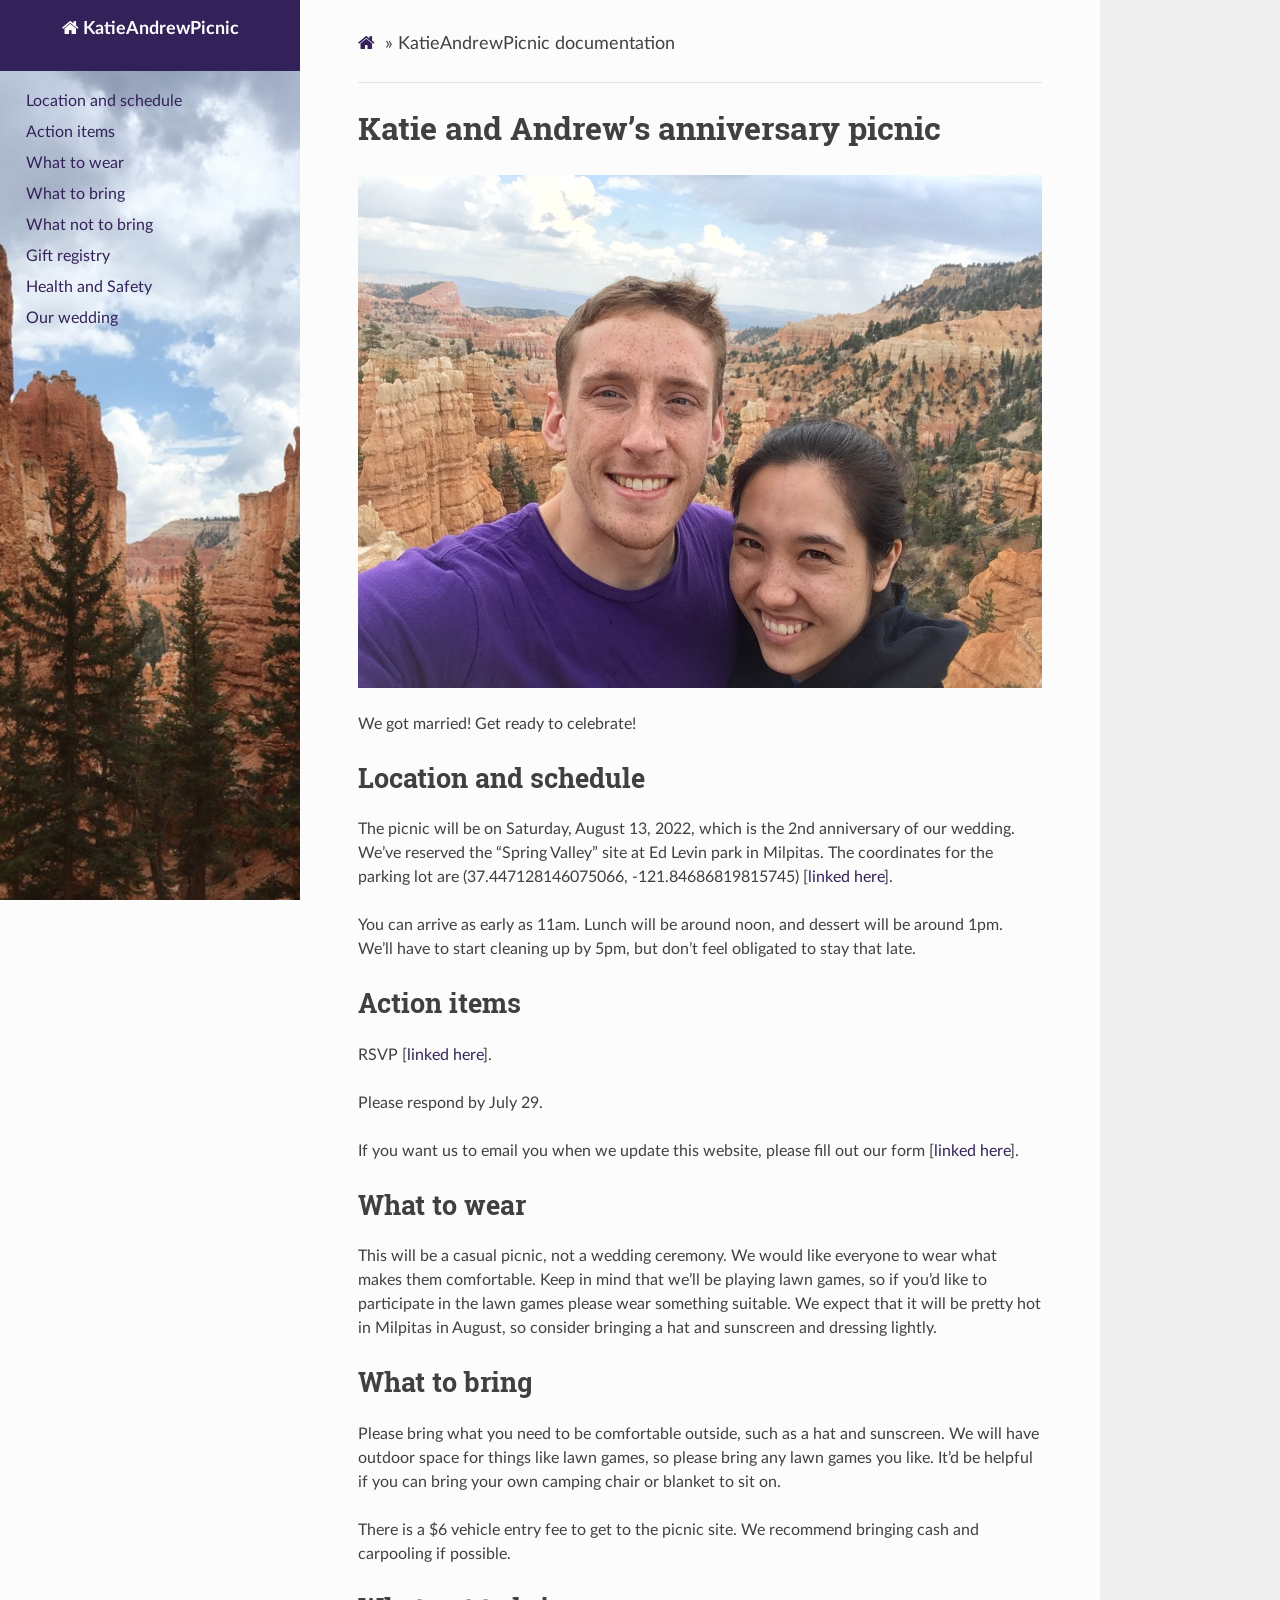
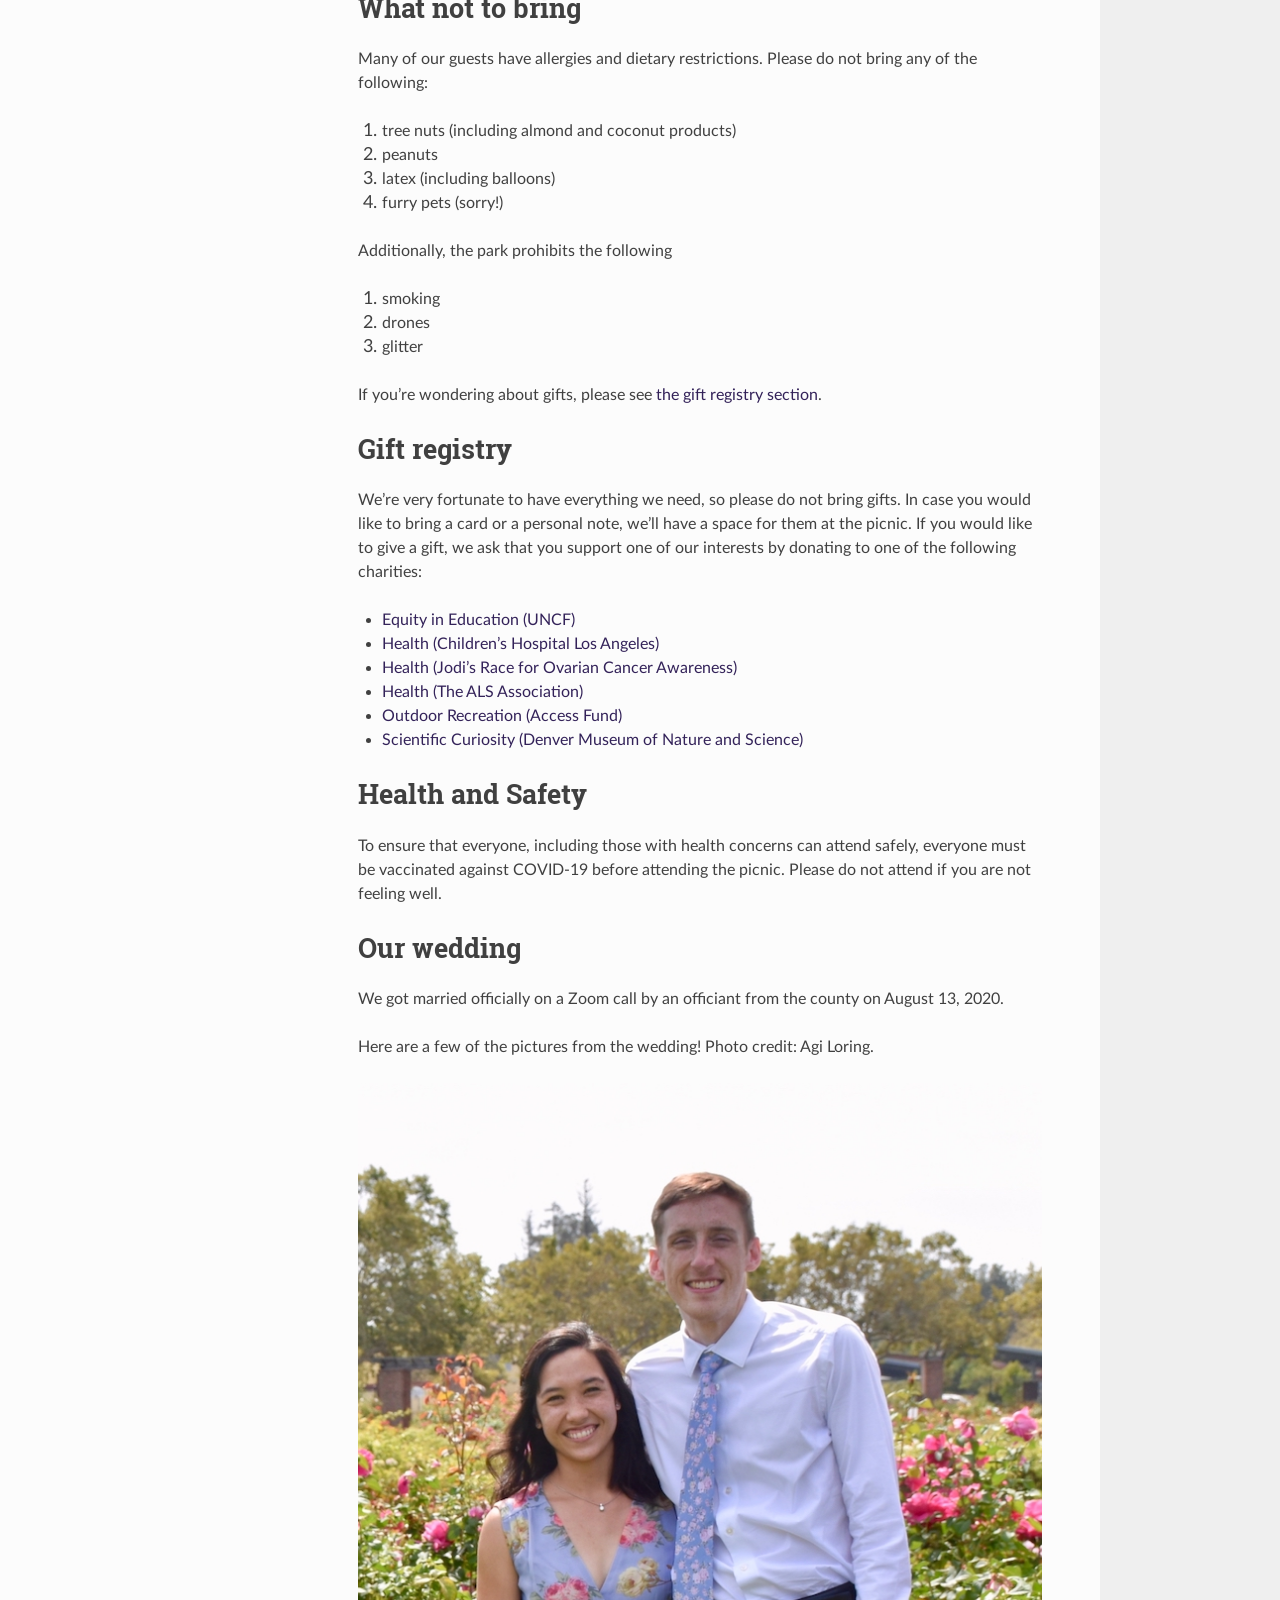
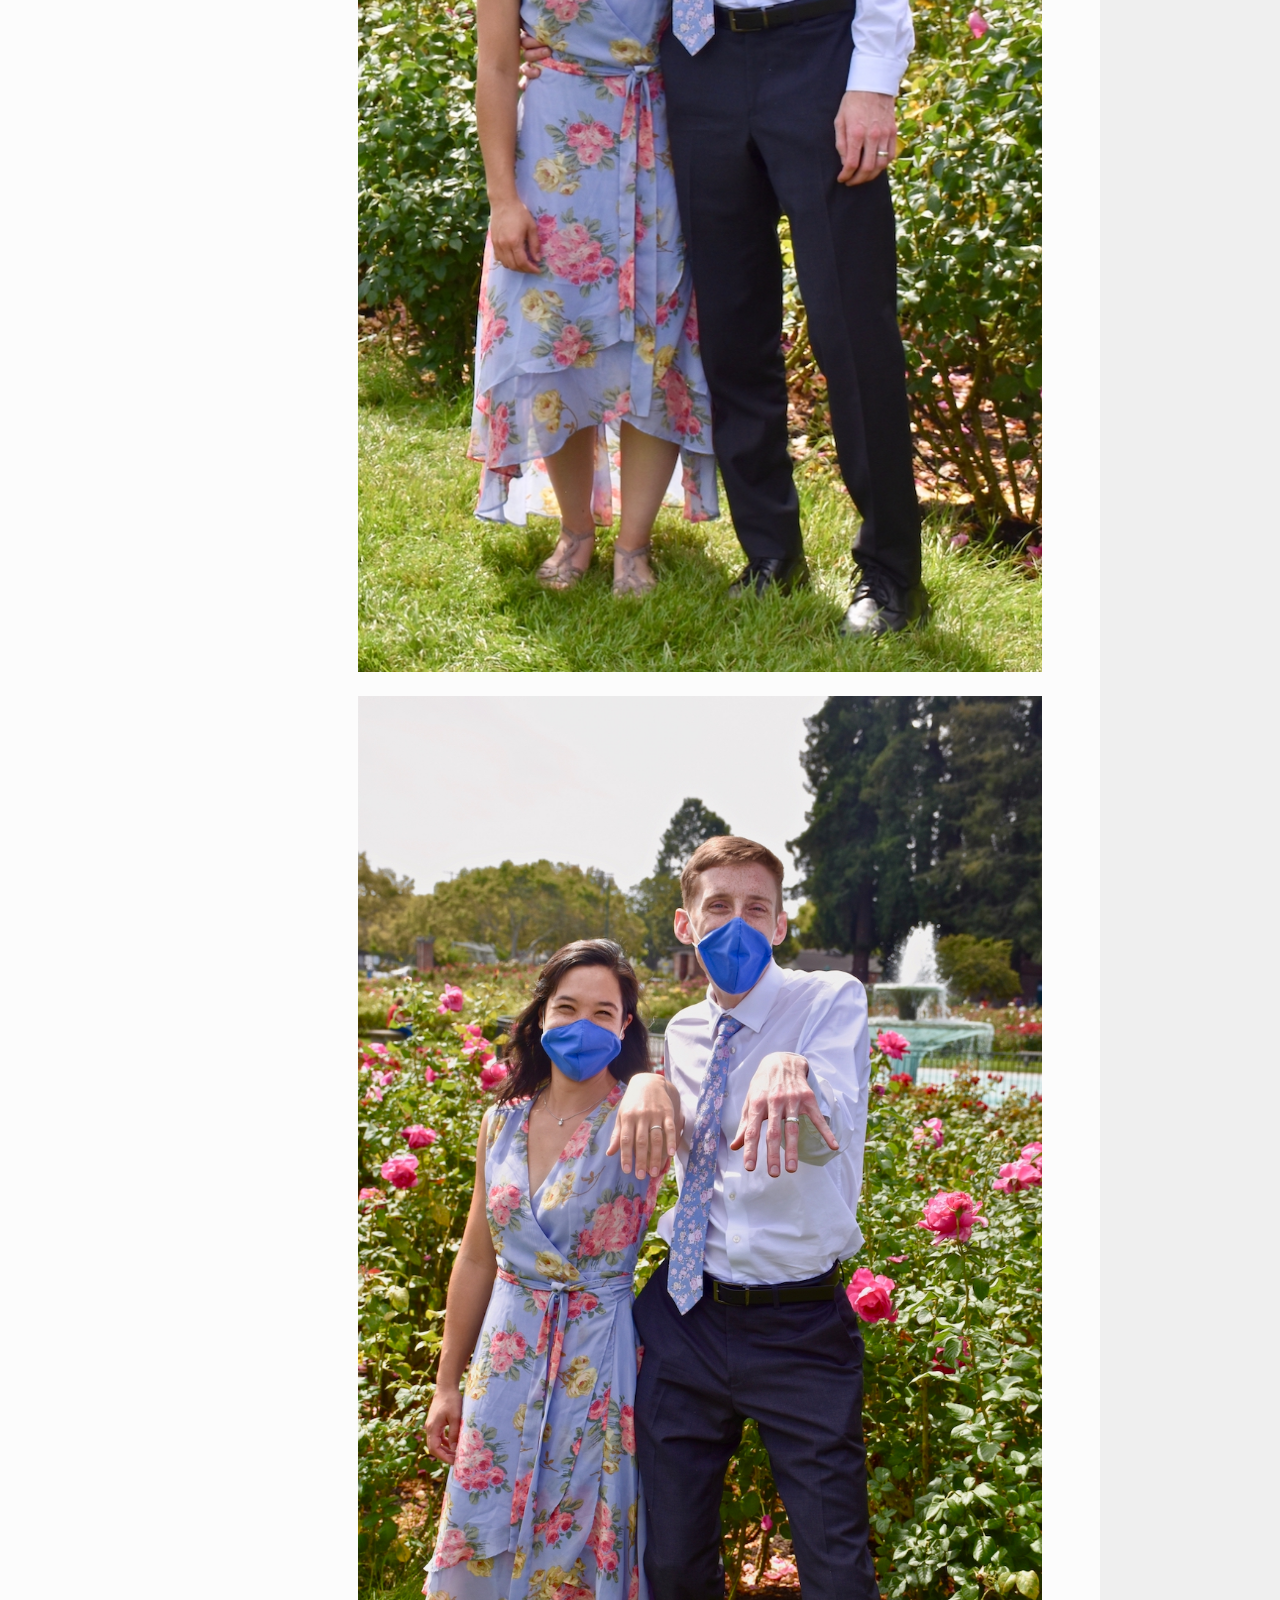
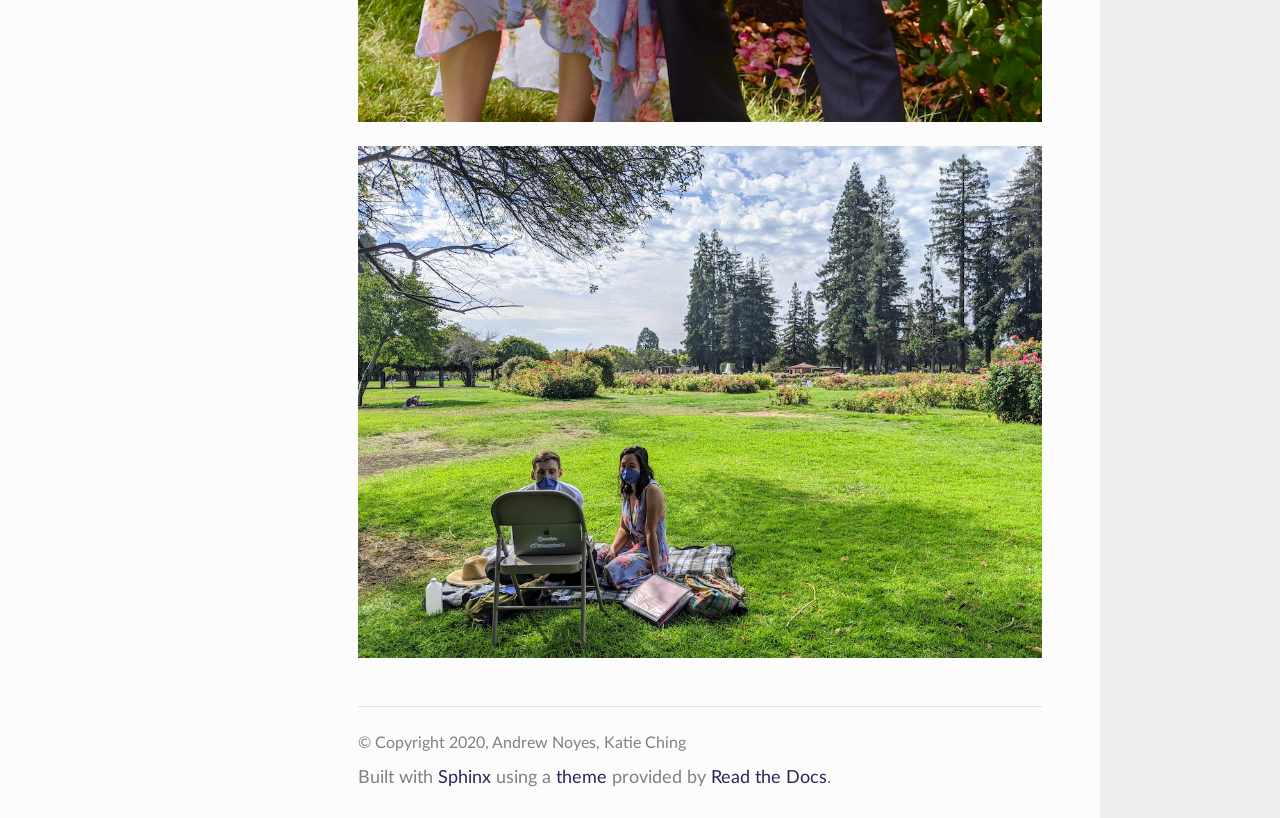
<file: index.html>
<!DOCTYPE html>
<html class="writer-html5" lang="en" >
<head>
  <meta charset="utf-8">
  
  <meta name="viewport" content="width=device-width, initial-scale=1.0">
  
  <title>KatieAndrewPicnic documentation</title>
  

  
  <link rel="stylesheet" href="_static/css/theme.css" type="text/css" />
  <link rel="stylesheet" href="_static/pygments.css" type="text/css" />
  <link rel="stylesheet" href="_static/css/custom.css" type="text/css" />

  
  
  
  

  
  <!--[if lt IE 9]>
    <script src="_static/js/html5shiv.min.js"></script>
  <![endif]-->
  
    
      <script type="text/javascript" id="documentation_options" data-url_root="./" src="_static/documentation_options.js"></script>
        <script src="_static/jquery.js"></script>
        <script src="_static/underscore.js"></script>
        <script src="_static/doctools.js"></script>
        <script src="_static/language_data.js"></script>
    
    <script type="text/javascript" src="_static/js/theme.js"></script>

    
    <link rel="index" title="Index" href="genindex.html" />
    <link rel="search" title="Search" href="search.html" /> 
</head>

<body class="wy-body-for-nav">

   
  <div class="wy-grid-for-nav">
    
    <nav data-toggle="wy-nav-shift" class="wy-nav-side">
      <div class="wy-side-scroll">
        <div class="wy-side-nav-search" >
          

          
            <a href="#" class="icon icon-home" alt="Documentation Home"> KatieAndrewPicnic
          

          
          </a>

          
            
            
          

          

          
        </div>

        
        <div class="wy-menu wy-menu-vertical" data-spy="affix" role="navigation" aria-label="main navigation">
          
            
            
            
              <!-- Local TOC -->
              <div class="local-toc"><ul>
<li class="toctree-l1"><a class="reference internal" href="index.html#document-location-and-schedule">Location and schedule</a></li>
<li class="toctree-l1"><a class="reference internal" href="index.html#document-action-items">Action items</a></li>
<li class="toctree-l1"><a class="reference internal" href="index.html#document-what-to-wear">What to wear</a></li>
<li class="toctree-l1"><a class="reference internal" href="index.html#document-what-to-bring">What to bring</a></li>
<li class="toctree-l1"><a class="reference internal" href="index.html#what-not-to-bring">What not to bring</a></li>
<li class="toctree-l1"><a class="reference internal" href="index.html#document-gift-registry">Gift registry</a></li>
<li class="toctree-l1"><a class="reference internal" href="index.html#document-health-and-safety">Health and Safety</a></li>
<li class="toctree-l1"><a class="reference internal" href="index.html#document-our-wedding">Our wedding</a></li>
</ul>
</div>
            
          
        </div>
        
      </div>
    </nav>

    <section data-toggle="wy-nav-shift" class="wy-nav-content-wrap">

      
      <nav class="wy-nav-top" aria-label="top navigation">
        
          <i data-toggle="wy-nav-top" class="fa fa-bars"></i>
          <a href="#">KatieAndrewPicnic</a>
        
      </nav>


      <div class="wy-nav-content">
        
        <div class="rst-content">
        
          















<div role="navigation" aria-label="breadcrumbs navigation">

  <ul class="wy-breadcrumbs">
    
      <li><a href="#" class="icon icon-home"></a> &raquo;</li>
        
      <li>KatieAndrewPicnic  documentation</li>
    
    
      <li class="wy-breadcrumbs-aside">
        
            
        
      </li>
    
  </ul>

  
  <hr/>
</div>
          <div role="main" class="document" itemscope="itemscope" itemtype="http://schema.org/Article">
           <div itemprop="articleBody">
            
  <div class="section" id="katie-and-andrew-s-anniversary-picnic">
<h1>Katie and Andrew’s anniversary picnic<a class="headerlink" href="#katie-and-andrew-s-anniversary-picnic" title="Permalink to this headline">¶</a></h1>
<img alt="Selfie overlooking Bryce Canyon" src="_images/pic.jpg" />
<p>We got married! Get ready to celebrate!</p>
<div class="toctree-wrapper compound">
<span id="document-location-and-schedule"></span><div class="section" id="location-and-schedule">
<h2>Location and schedule<a class="headerlink" href="#location-and-schedule" title="Permalink to this headline">¶</a></h2>
<p>The picnic will be on Saturday, August 13, 2022, which is the 2nd anniversary of our
wedding. We’ve reserved the “Spring Valley” site at Ed Levin park in
Milpitas. The coordinates for the parking lot are (37.447128146075066,
-121.84686819815745)
[<a class="reference external" href="https://www.google.com/maps/place/37%C2%B026'49.7%22N+121%C2%B050'48.7%22W/&#64;37.4471281,-121.8490569,17z/data=!4m5!3m4!1s0x0:0xb11148abe1dd2900!8m2!3d37.4471389!4d-121.8468611">linked here</a>].</p>
<p>You can arrive as early as 11am. Lunch will be around noon,
and dessert will be around 1pm. We’ll have to start cleaning
up by 5pm, but don’t feel obligated to stay that late.</p>
</div>
<span id="document-action-items"></span><div class="section" id="action-items">
<h2>Action items<a class="headerlink" href="#action-items" title="Permalink to this headline">¶</a></h2>
<p>RSVP [<a class="reference external" href="https://docs.google.com/forms/d/e/1FAIpQLSfaOnotgxCCA3bJPapZSssTq0QSD5ry9aWzErRzCrZ8d0mA0w/viewform">linked here</a>].</p>
<p>Please respond by July 29.</p>
<p>If you want us to email you when we update this website, please fill out our
form [<a class="reference external" href="https://docs.google.com/forms/d/e/1FAIpQLSdNgV5MaxoIYX2gF21loErReRESWyqMLioQQRhBL731KVD3KQ/viewform?usp=sf_link">linked here</a>].</p>
</div>
<span id="document-what-to-wear"></span><div class="section" id="what-to-wear">
<h2>What to wear<a class="headerlink" href="#what-to-wear" title="Permalink to this headline">¶</a></h2>
<p>This will be a casual picnic, not a wedding ceremony. We would like everyone to
wear what makes them comfortable. Keep in mind that we’ll be playing lawn
games, so if you’d like to participate in the lawn games please wear something
suitable. We expect that it will be pretty hot in Milpitas in August, so
consider bringing a hat and sunscreen and dressing lightly.</p>
</div>
<span id="document-what-to-bring"></span><div class="section" id="what-to-bring">
<h2>What to bring<a class="headerlink" href="#what-to-bring" title="Permalink to this headline">¶</a></h2>
<p>Please bring what you need to be comfortable outside, such as a hat and
sunscreen. We will have outdoor space for things like lawn games, so please
bring any lawn games you like. It’d be helpful if you can bring your own
camping chair or blanket to sit on.</p>
<p>There is a $6 vehicle entry fee to get to the picnic site. We recommend
bringing cash and carpooling if possible.</p>
</div>
<div class="section" id="what-not-to-bring">
<h2>What not to bring<a class="headerlink" href="#what-not-to-bring" title="Permalink to this headline">¶</a></h2>
<p>Many of our guests have allergies and dietary restrictions.
Please do not bring any of the following:</p>
<ol class="arabic simple">
<li><p>tree nuts (including almond and coconut products)</p></li>
<li><p>peanuts</p></li>
<li><p>latex (including balloons)</p></li>
<li><p>furry pets (sorry!)</p></li>
</ol>
<p>Additionally, the park prohibits the following</p>
<ol class="arabic simple">
<li><p>smoking</p></li>
<li><p>drones</p></li>
<li><p>glitter</p></li>
</ol>
<p>If you’re wondering about gifts, please see
<a class="reference internal" href="index.html#document-gift-registry"><span class="doc">the gift registry section</span></a>.</p>
</div>
<span id="document-gift-registry"></span><div class="section" id="gift-registry">
<h2>Gift registry<a class="headerlink" href="#gift-registry" title="Permalink to this headline">¶</a></h2>
<p>We’re very fortunate to have everything we need, so please do not bring
gifts. In case you would like to bring a card or a personal note, we’ll have
a space for them at the picnic. If you would like to give a gift, we ask that
you support one of our interests by donating to one of the following
charities:</p>
<ul class="simple">
<li><p><a class="reference external" href="https://secure2.convio.net/uncf/site/SPageNavigator/2016Donate.html">Equity in Education (UNCF)</a></p></li>
<li><p><a class="reference external" href="http://connect.chla.org/site/TR?px=2463466&amp;fr_id=1090&amp;pg=personal">Health (Children’s Hospital Los Angeles)</a></p></li>
<li><p><a class="reference external" href="https://www.jodisrace.org/ovarian-cancer-awareness">Health (Jodi’s Race for Ovarian Cancer Awareness)</a></p></li>
<li><p><a class="reference external" href="https://secure2.convio.net/alsa/site/Donation2?39808.donation=form1&amp;idb=593220411&amp;df_id=39808&amp;FR_ID=14329&amp;mfc_pref=T&amp;PROXY_ID=8214378&amp;PROXY_TYPE=20&amp;set.Value=undefined&amp;s_urlSetters=true&amp;set.DonationLevel=84717">Health (The ALS Association)</a></p></li>
<li><p><a class="reference external" href="https://www.accessfund.org/join-or-give/support-access-fund">Outdoor Recreation (Access Fund)</a></p></li>
<li><p><a class="reference external" href="https://secure1.dmns.org/donate-to-the-annual-fund-today?ref=dmnsorg_header-bar_button">Scientific Curiosity (Denver Museum of Nature and Science)</a></p></li>
</ul>
</div>
<span id="document-health-and-safety"></span><div class="section" id="health-and-safety">
<h2>Health and Safety<a class="headerlink" href="#health-and-safety" title="Permalink to this headline">¶</a></h2>
<p>To ensure that everyone, including those with health concerns can attend
safely, everyone must be vaccinated against COVID-19 before attending the
picnic.  Please do not attend if you are not feeling well.</p>
</div>
<span id="document-our-wedding"></span><div class="section" id="our-wedding">
<h2>Our wedding<a class="headerlink" href="#our-wedding" title="Permalink to this headline">¶</a></h2>
<p>We got married officially on a Zoom call by an officiant from
the county on August 13, 2020.</p>
<p>Here are a few of the pictures from the wedding! Photo credit: Agi
Loring.</p>
<img alt="Wedding portrait" src="_images/WeddingPortrait.jpg" />
<img alt="Showing off rings" src="_images/ShowingOffRings.jpg" />
<img alt="Ceremony" src="_images/Ceremony.jpg" />
</div>
</div>
</div>


           </div>
           
          </div>
          <footer>
  

  <hr/>

  <div role="contentinfo">
    <p>
        
        &copy; Copyright 2020, Andrew Noyes, Katie Ching

    </p>
  </div>
    
    
    
    Built with <a href="http://sphinx-doc.org/">Sphinx</a> using a
    
    <a href="https://github.com/rtfd/sphinx_rtd_theme">theme</a>
    
    provided by <a href="https://readthedocs.org">Read the Docs</a>. 

</footer>

        </div>
      </div>

    </section>

  </div>
  

  <script type="text/javascript">
      jQuery(function () {
          SphinxRtdTheme.Navigation.enable(true);
      });
  </script>

  
  
    
   

</body>
</html>
</file>
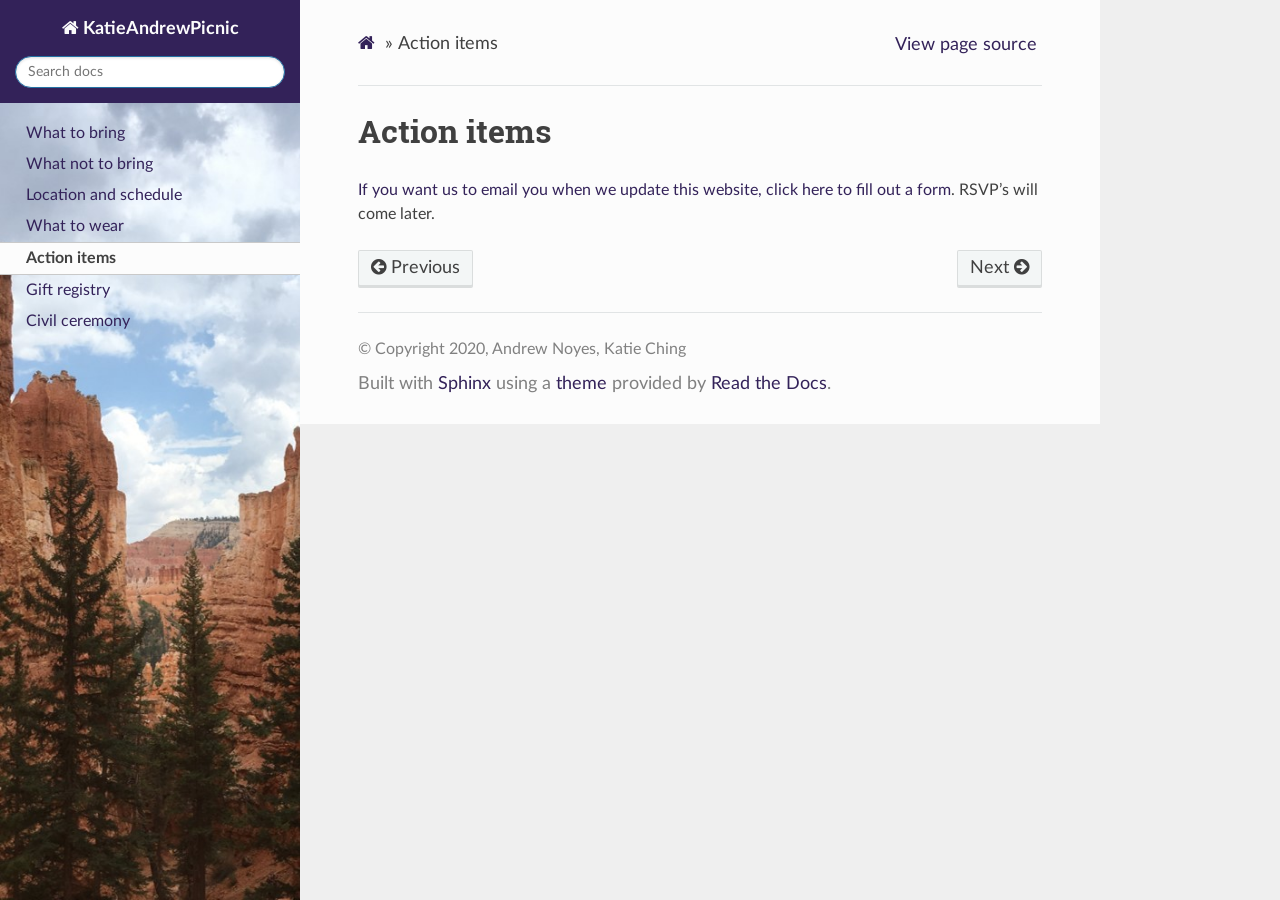
<file: action-items.html>
<!DOCTYPE html>
<html class="writer-html5" lang="en" >
<head>
  <meta charset="utf-8">
  
  <meta name="viewport" content="width=device-width, initial-scale=1.0">
  
  <title>Action items &mdash; KatieAndrewPicnic  documentation</title>
  

  
  <link rel="stylesheet" href="_static/css/theme.css" type="text/css" />
  <link rel="stylesheet" href="_static/pygments.css" type="text/css" />
  <link rel="stylesheet" href="_static/css/custom.css" type="text/css" />

  
  
  
  

  
  <!--[if lt IE 9]>
    <script src="_static/js/html5shiv.min.js"></script>
  <![endif]-->
  
    
      <script type="text/javascript" id="documentation_options" data-url_root="./" src="_static/documentation_options.js"></script>
        <script src="_static/jquery.js"></script>
        <script src="_static/underscore.js"></script>
        <script src="_static/doctools.js"></script>
        <script src="_static/language_data.js"></script>
    
    <script type="text/javascript" src="_static/js/theme.js"></script>

    
    <link rel="index" title="Index" href="genindex.html" />
    <link rel="search" title="Search" href="search.html" />
    <link rel="next" title="Gift registry" href="gift-registry.html" />
    <link rel="prev" title="What to wear" href="what-to-wear.html" /> 
</head>

<body class="wy-body-for-nav">

   
  <div class="wy-grid-for-nav">
    
    <nav data-toggle="wy-nav-shift" class="wy-nav-side">
      <div class="wy-side-scroll">
        <div class="wy-side-nav-search" >
          

          
            <a href="index.html" class="icon icon-home" alt="Documentation Home"> KatieAndrewPicnic
          

          
          </a>

          
            
            
          

          
<div role="search">
  <form id="rtd-search-form" class="wy-form" action="search.html" method="get">
    <input type="text" name="q" placeholder="Search docs" />
    <input type="hidden" name="check_keywords" value="yes" />
    <input type="hidden" name="area" value="default" />
  </form>
</div>

          
        </div>

        
        <div class="wy-menu wy-menu-vertical" data-spy="affix" role="navigation" aria-label="main navigation">
          
            
            
              
            
            
              <ul class="current">
<li class="toctree-l1"><a class="reference internal" href="what-to-bring.html">What to bring</a></li>
<li class="toctree-l1"><a class="reference internal" href="what-to-bring.html#what-not-to-bring">What not to bring</a></li>
<li class="toctree-l1"><a class="reference internal" href="location-and-schedule.html">Location and schedule</a></li>
<li class="toctree-l1"><a class="reference internal" href="what-to-wear.html">What to wear</a></li>
<li class="toctree-l1 current"><a class="current reference internal" href="#">Action items</a></li>
<li class="toctree-l1"><a class="reference internal" href="gift-registry.html">Gift registry</a></li>
<li class="toctree-l1"><a class="reference internal" href="civil-ceremony.html">Civil ceremony</a></li>
</ul>

            
          
        </div>
        
      </div>
    </nav>

    <section data-toggle="wy-nav-shift" class="wy-nav-content-wrap">

      
      <nav class="wy-nav-top" aria-label="top navigation">
        
          <i data-toggle="wy-nav-top" class="fa fa-bars"></i>
          <a href="index.html">KatieAndrewPicnic</a>
        
      </nav>


      <div class="wy-nav-content">
        
        <div class="rst-content">
        
          















<div role="navigation" aria-label="breadcrumbs navigation">

  <ul class="wy-breadcrumbs">
    
      <li><a href="index.html" class="icon icon-home"></a> &raquo;</li>
        
      <li>Action items</li>
    
    
      <li class="wy-breadcrumbs-aside">
        
            
            <a href="_sources/action-items.rst.txt" rel="nofollow"> View page source</a>
          
        
      </li>
    
  </ul>

  
  <hr/>
</div>
          <div role="main" class="document" itemscope="itemscope" itemtype="http://schema.org/Article">
           <div itemprop="articleBody">
            
  <div class="section" id="action-items">
<h1>Action items<a class="headerlink" href="#action-items" title="Permalink to this headline">¶</a></h1>
<p><a class="reference external" href="https://docs.google.com/forms/d/e/1FAIpQLSdNgV5MaxoIYX2gF21loErReRESWyqMLioQQRhBL731KVD3KQ/viewform?usp=sf_link">If you want us to email you when we update this website, click here to fill out a form</a>. RSVP’s will come later.</p>
</div>


           </div>
           
          </div>
          <footer>
  
    <div class="rst-footer-buttons" role="navigation" aria-label="footer navigation">
      
        <a href="gift-registry.html" class="btn btn-neutral float-right" title="Gift registry" accesskey="n" rel="next">Next <span class="fa fa-arrow-circle-right"></span></a>
      
      
        <a href="what-to-wear.html" class="btn btn-neutral float-left" title="What to wear" accesskey="p" rel="prev"><span class="fa fa-arrow-circle-left"></span> Previous</a>
      
    </div>
  

  <hr/>

  <div role="contentinfo">
    <p>
        
        &copy; Copyright 2020, Andrew Noyes, Katie Ching

    </p>
  </div>
    
    
    
    Built with <a href="http://sphinx-doc.org/">Sphinx</a> using a
    
    <a href="https://github.com/rtfd/sphinx_rtd_theme">theme</a>
    
    provided by <a href="https://readthedocs.org">Read the Docs</a>. 

</footer>

        </div>
      </div>

    </section>

  </div>
  

  <script type="text/javascript">
      jQuery(function () {
          SphinxRtdTheme.Navigation.enable(true);
      });
  </script>

  
  
    
   

</body>
</html>
</file>
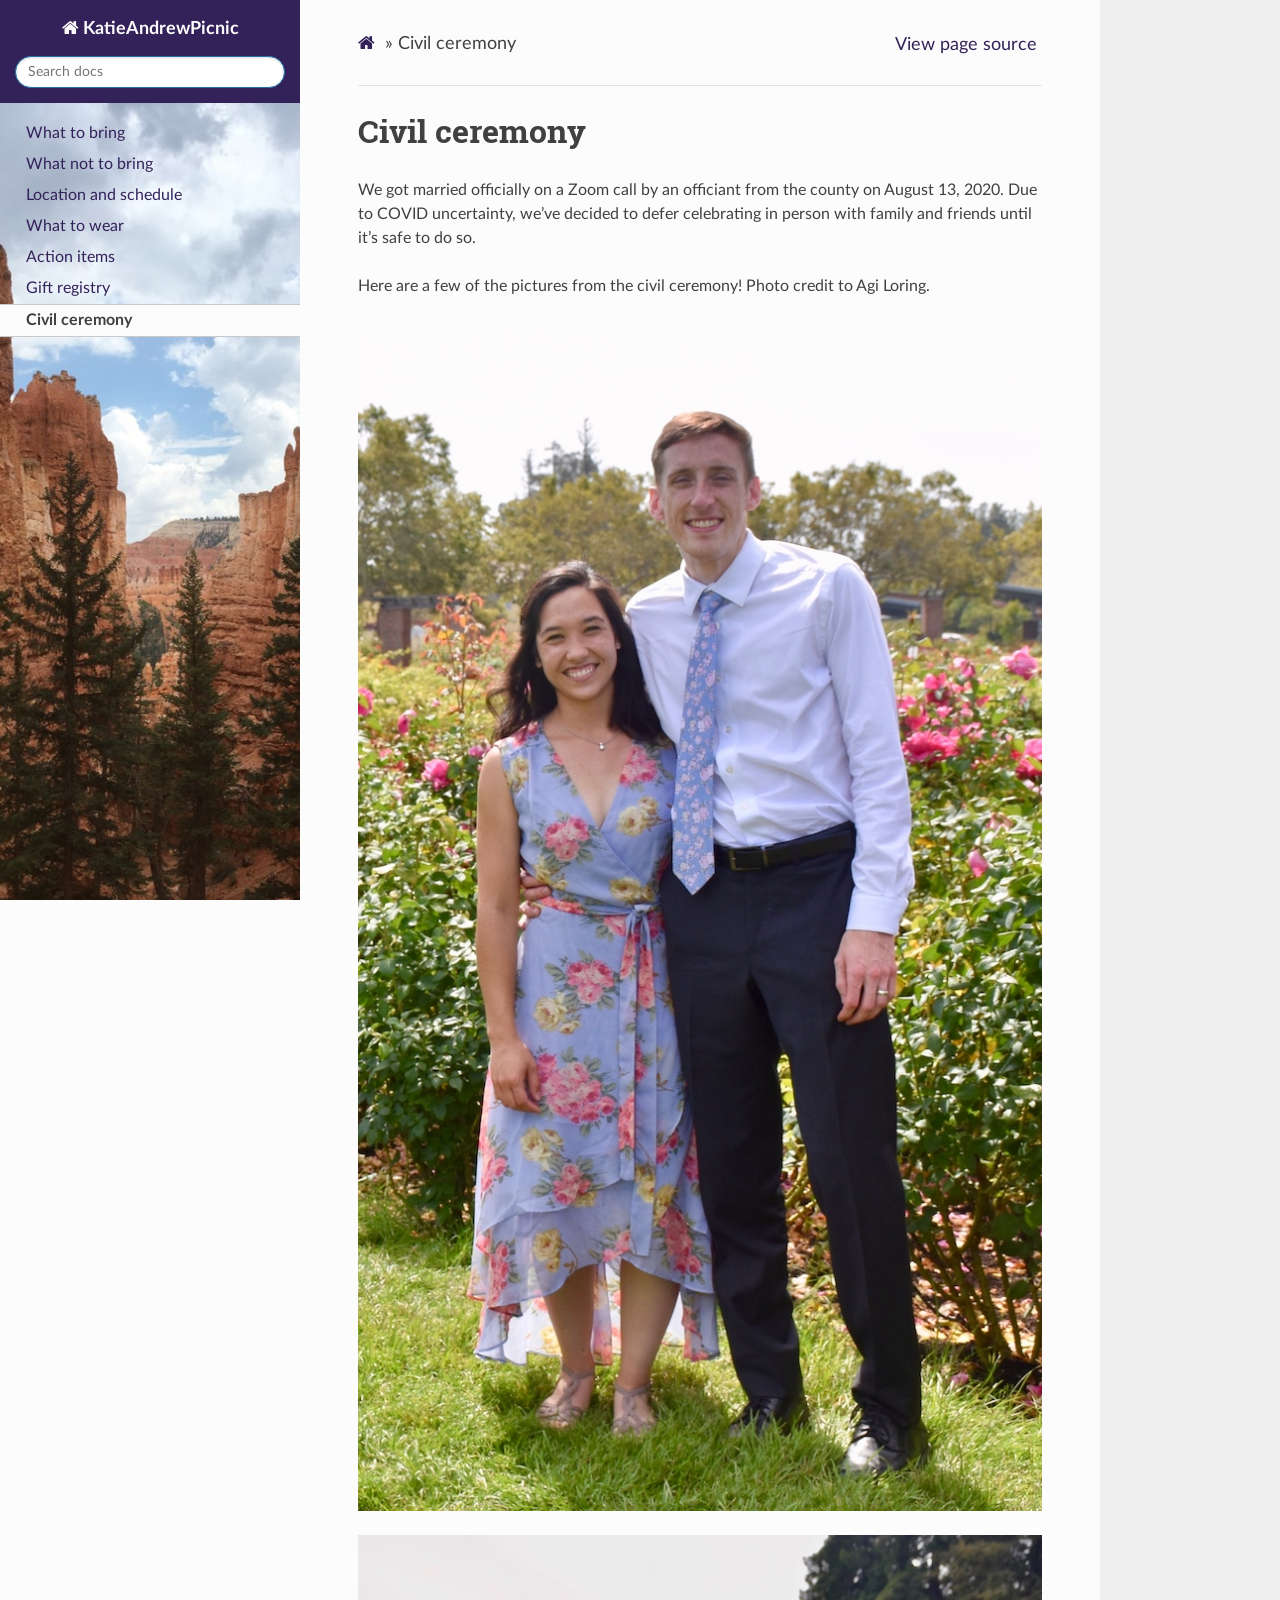
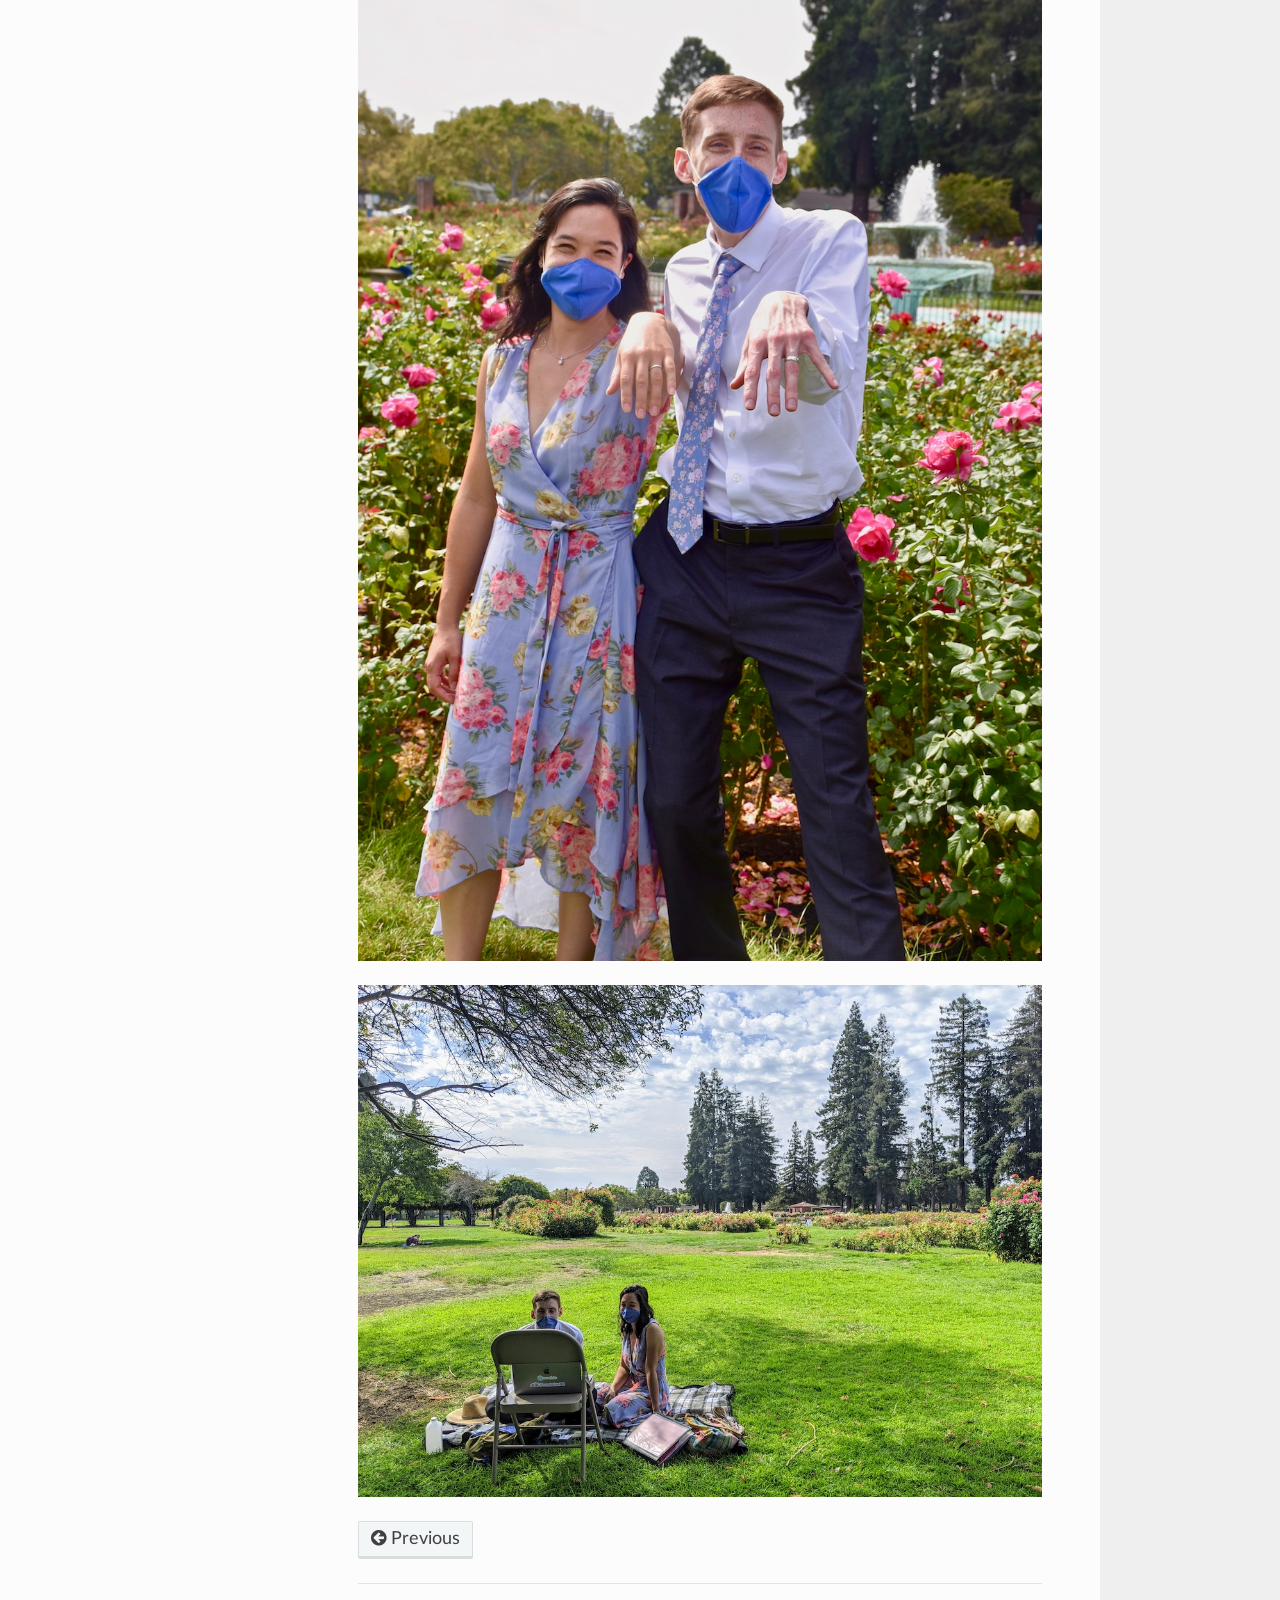
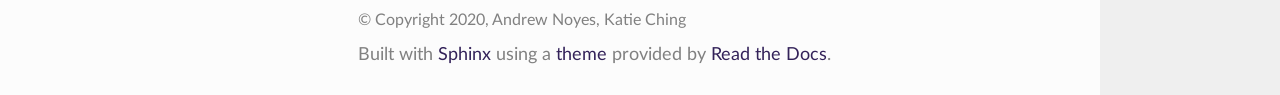
<file: civil-ceremony.html>
<!DOCTYPE html>
<html class="writer-html5" lang="en" >
<head>
  <meta charset="utf-8">
  
  <meta name="viewport" content="width=device-width, initial-scale=1.0">
  
  <title>Civil ceremony &mdash; KatieAndrewPicnic  documentation</title>
  

  
  <link rel="stylesheet" href="_static/css/theme.css" type="text/css" />
  <link rel="stylesheet" href="_static/pygments.css" type="text/css" />
  <link rel="stylesheet" href="_static/css/custom.css" type="text/css" />

  
  
  
  

  
  <!--[if lt IE 9]>
    <script src="_static/js/html5shiv.min.js"></script>
  <![endif]-->
  
    
      <script type="text/javascript" id="documentation_options" data-url_root="./" src="_static/documentation_options.js"></script>
        <script src="_static/jquery.js"></script>
        <script src="_static/underscore.js"></script>
        <script src="_static/doctools.js"></script>
        <script src="_static/language_data.js"></script>
    
    <script type="text/javascript" src="_static/js/theme.js"></script>

    
    <link rel="index" title="Index" href="genindex.html" />
    <link rel="search" title="Search" href="search.html" />
    <link rel="prev" title="Gift registry" href="gift-registry.html" /> 
</head>

<body class="wy-body-for-nav">

   
  <div class="wy-grid-for-nav">
    
    <nav data-toggle="wy-nav-shift" class="wy-nav-side">
      <div class="wy-side-scroll">
        <div class="wy-side-nav-search" >
          

          
            <a href="index.html" class="icon icon-home" alt="Documentation Home"> KatieAndrewPicnic
          

          
          </a>

          
            
            
          

          
<div role="search">
  <form id="rtd-search-form" class="wy-form" action="search.html" method="get">
    <input type="text" name="q" placeholder="Search docs" />
    <input type="hidden" name="check_keywords" value="yes" />
    <input type="hidden" name="area" value="default" />
  </form>
</div>

          
        </div>

        
        <div class="wy-menu wy-menu-vertical" data-spy="affix" role="navigation" aria-label="main navigation">
          
            
            
              
            
            
              <ul class="current">
<li class="toctree-l1"><a class="reference internal" href="what-to-bring.html">What to bring</a></li>
<li class="toctree-l1"><a class="reference internal" href="what-to-bring.html#what-not-to-bring">What not to bring</a></li>
<li class="toctree-l1"><a class="reference internal" href="location-and-schedule.html">Location and schedule</a></li>
<li class="toctree-l1"><a class="reference internal" href="what-to-wear.html">What to wear</a></li>
<li class="toctree-l1"><a class="reference internal" href="action-items.html">Action items</a></li>
<li class="toctree-l1"><a class="reference internal" href="gift-registry.html">Gift registry</a></li>
<li class="toctree-l1 current"><a class="current reference internal" href="#">Civil ceremony</a></li>
</ul>

            
          
        </div>
        
      </div>
    </nav>

    <section data-toggle="wy-nav-shift" class="wy-nav-content-wrap">

      
      <nav class="wy-nav-top" aria-label="top navigation">
        
          <i data-toggle="wy-nav-top" class="fa fa-bars"></i>
          <a href="index.html">KatieAndrewPicnic</a>
        
      </nav>


      <div class="wy-nav-content">
        
        <div class="rst-content">
        
          















<div role="navigation" aria-label="breadcrumbs navigation">

  <ul class="wy-breadcrumbs">
    
      <li><a href="index.html" class="icon icon-home"></a> &raquo;</li>
        
      <li>Civil ceremony</li>
    
    
      <li class="wy-breadcrumbs-aside">
        
            
            <a href="_sources/civil-ceremony.rst.txt" rel="nofollow"> View page source</a>
          
        
      </li>
    
  </ul>

  
  <hr/>
</div>
          <div role="main" class="document" itemscope="itemscope" itemtype="http://schema.org/Article">
           <div itemprop="articleBody">
            
  <div class="section" id="civil-ceremony">
<h1>Civil ceremony<a class="headerlink" href="#civil-ceremony" title="Permalink to this headline">¶</a></h1>
<p>We got married officially on a Zoom call by an officiant from
the county on August 13, 2020. Due to COVID uncertainty, we’ve decided to
defer celebrating in person with family and friends until it’s safe to do so.</p>
<p>Here are a few of the pictures from the civil ceremony! Photo credit to Agi Loring.</p>
<img alt="Wedding portrait" src="_images/WeddingPortrait.jpg" />
<img alt="Showing off rings" src="_images/ShowingOffRings.jpg" />
<img alt="Ceremony" src="_images/Ceremony.jpg" />
</div>


           </div>
           
          </div>
          <footer>
  
    <div class="rst-footer-buttons" role="navigation" aria-label="footer navigation">
      
      
        <a href="gift-registry.html" class="btn btn-neutral float-left" title="Gift registry" accesskey="p" rel="prev"><span class="fa fa-arrow-circle-left"></span> Previous</a>
      
    </div>
  

  <hr/>

  <div role="contentinfo">
    <p>
        
        &copy; Copyright 2020, Andrew Noyes, Katie Ching

    </p>
  </div>
    
    
    
    Built with <a href="http://sphinx-doc.org/">Sphinx</a> using a
    
    <a href="https://github.com/rtfd/sphinx_rtd_theme">theme</a>
    
    provided by <a href="https://readthedocs.org">Read the Docs</a>. 

</footer>

        </div>
      </div>

    </section>

  </div>
  

  <script type="text/javascript">
      jQuery(function () {
          SphinxRtdTheme.Navigation.enable(true);
      });
  </script>

  
  
    
   

</body>
</html>
</file>
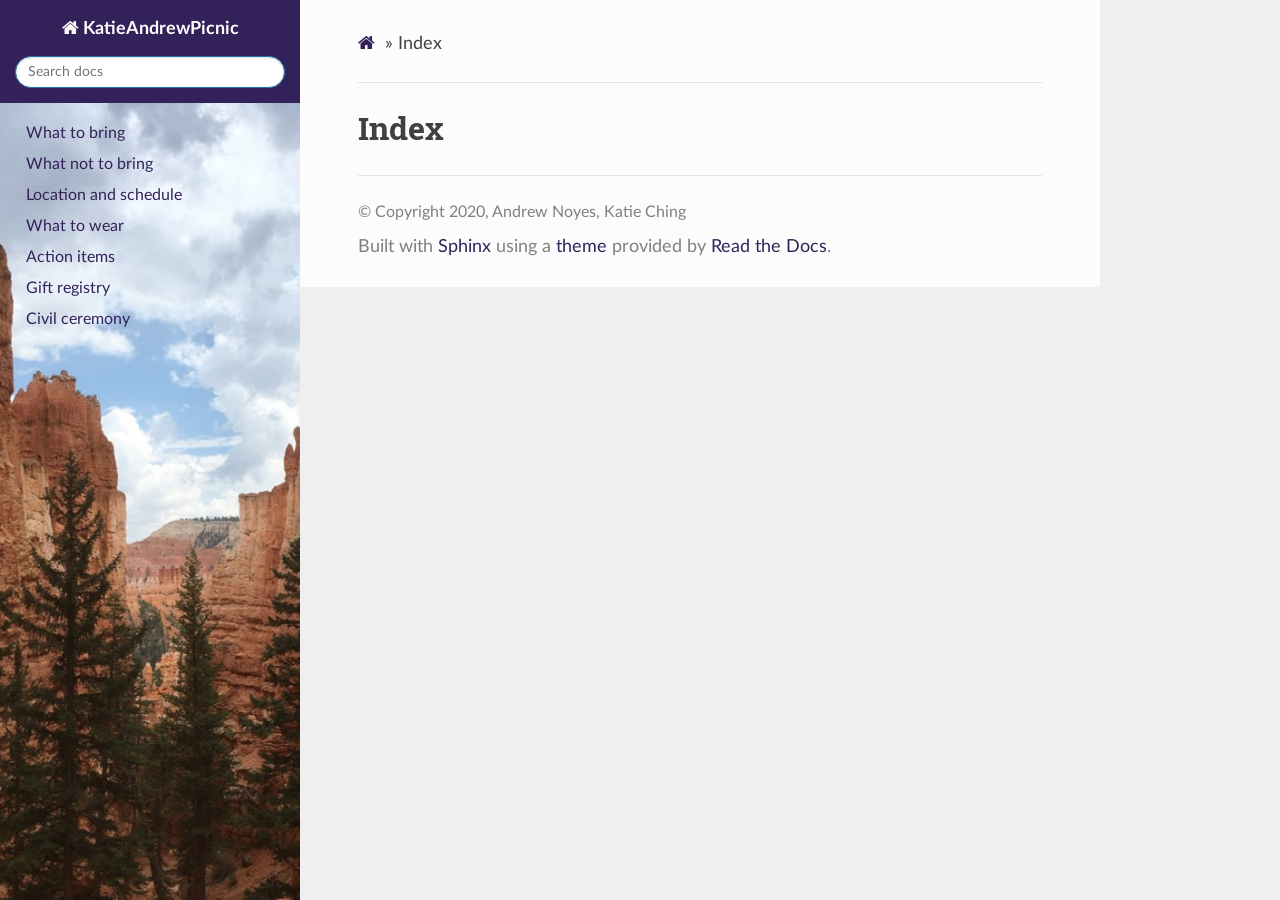
<file: genindex.html>
<!DOCTYPE html>
<html class="writer-html5" lang="en" >
<head>
  <meta charset="utf-8">
  
  <meta name="viewport" content="width=device-width, initial-scale=1.0">
  
  <title>Index &mdash; KatieAndrewPicnic  documentation</title>
  

  
  <link rel="stylesheet" href="_static/css/theme.css" type="text/css" />
  <link rel="stylesheet" href="_static/pygments.css" type="text/css" />
  <link rel="stylesheet" href="_static/css/custom.css" type="text/css" />

  
  
  
  

  
  <!--[if lt IE 9]>
    <script src="_static/js/html5shiv.min.js"></script>
  <![endif]-->
  
    
      <script type="text/javascript" id="documentation_options" data-url_root="./" src="_static/documentation_options.js"></script>
        <script src="_static/jquery.js"></script>
        <script src="_static/underscore.js"></script>
        <script src="_static/doctools.js"></script>
        <script src="_static/language_data.js"></script>
    
    <script type="text/javascript" src="_static/js/theme.js"></script>

    
    <link rel="index" title="Index" href="#" />
    <link rel="search" title="Search" href="search.html" /> 
</head>

<body class="wy-body-for-nav">

   
  <div class="wy-grid-for-nav">
    
    <nav data-toggle="wy-nav-shift" class="wy-nav-side">
      <div class="wy-side-scroll">
        <div class="wy-side-nav-search" >
          

          
            <a href="index.html" class="icon icon-home" alt="Documentation Home"> KatieAndrewPicnic
          

          
          </a>

          
            
            
          

          
<div role="search">
  <form id="rtd-search-form" class="wy-form" action="search.html" method="get">
    <input type="text" name="q" placeholder="Search docs" />
    <input type="hidden" name="check_keywords" value="yes" />
    <input type="hidden" name="area" value="default" />
  </form>
</div>

          
        </div>

        
        <div class="wy-menu wy-menu-vertical" data-spy="affix" role="navigation" aria-label="main navigation">
          
            
            
              
            
            
              <ul>
<li class="toctree-l1"><a class="reference internal" href="what-to-bring.html">What to bring</a></li>
<li class="toctree-l1"><a class="reference internal" href="what-to-bring.html#what-not-to-bring">What not to bring</a></li>
<li class="toctree-l1"><a class="reference internal" href="location-and-schedule.html">Location and schedule</a></li>
<li class="toctree-l1"><a class="reference internal" href="what-to-wear.html">What to wear</a></li>
<li class="toctree-l1"><a class="reference internal" href="action-items.html">Action items</a></li>
<li class="toctree-l1"><a class="reference internal" href="gift-registry.html">Gift registry</a></li>
<li class="toctree-l1"><a class="reference internal" href="civil-ceremony.html">Civil ceremony</a></li>
</ul>

            
          
        </div>
        
      </div>
    </nav>

    <section data-toggle="wy-nav-shift" class="wy-nav-content-wrap">

      
      <nav class="wy-nav-top" aria-label="top navigation">
        
          <i data-toggle="wy-nav-top" class="fa fa-bars"></i>
          <a href="index.html">KatieAndrewPicnic</a>
        
      </nav>


      <div class="wy-nav-content">
        
        <div class="rst-content">
        
          















<div role="navigation" aria-label="breadcrumbs navigation">

  <ul class="wy-breadcrumbs">
    
      <li><a href="index.html" class="icon icon-home"></a> &raquo;</li>
        
      <li>Index</li>
    
    
      <li class="wy-breadcrumbs-aside">
        
            
        
      </li>
    
  </ul>

  
  <hr/>
</div>
          <div role="main" class="document" itemscope="itemscope" itemtype="http://schema.org/Article">
           <div itemprop="articleBody">
            

<h1 id="index">Index</h1>

<div class="genindex-jumpbox">
 
</div>


           </div>
           
          </div>
          <footer>
  

  <hr/>

  <div role="contentinfo">
    <p>
        
        &copy; Copyright 2020, Andrew Noyes, Katie Ching

    </p>
  </div>
    
    
    
    Built with <a href="http://sphinx-doc.org/">Sphinx</a> using a
    
    <a href="https://github.com/rtfd/sphinx_rtd_theme">theme</a>
    
    provided by <a href="https://readthedocs.org">Read the Docs</a>. 

</footer>

        </div>
      </div>

    </section>

  </div>
  

  <script type="text/javascript">
      jQuery(function () {
          SphinxRtdTheme.Navigation.enable(true);
      });
  </script>

  
  
    
   

</body>
</html>
</file>
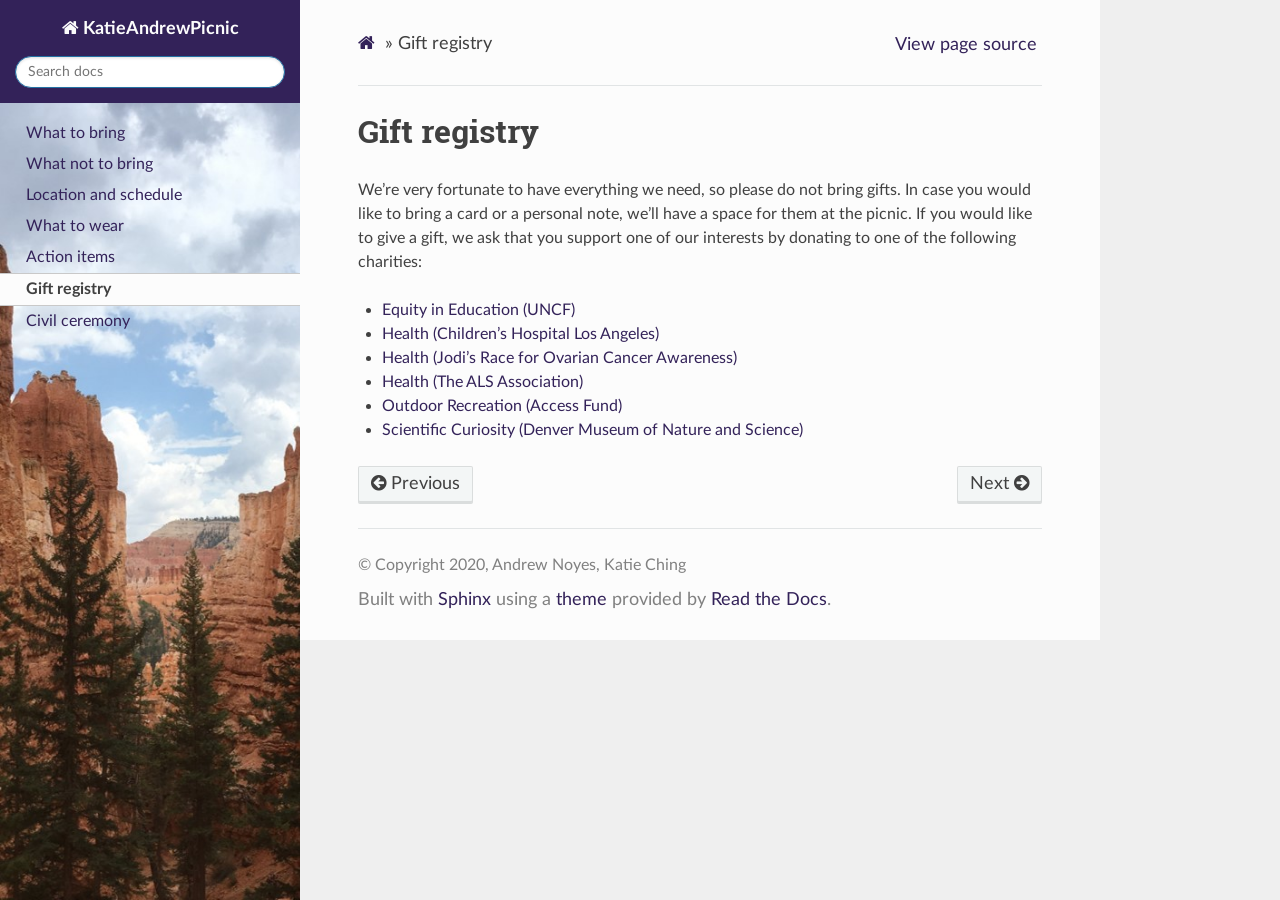
<file: gift-registry.html>
<!DOCTYPE html>
<html class="writer-html5" lang="en" >
<head>
  <meta charset="utf-8">
  
  <meta name="viewport" content="width=device-width, initial-scale=1.0">
  
  <title>Gift registry &mdash; KatieAndrewPicnic  documentation</title>
  

  
  <link rel="stylesheet" href="_static/css/theme.css" type="text/css" />
  <link rel="stylesheet" href="_static/pygments.css" type="text/css" />
  <link rel="stylesheet" href="_static/css/custom.css" type="text/css" />

  
  
  
  

  
  <!--[if lt IE 9]>
    <script src="_static/js/html5shiv.min.js"></script>
  <![endif]-->
  
    
      <script type="text/javascript" id="documentation_options" data-url_root="./" src="_static/documentation_options.js"></script>
        <script src="_static/jquery.js"></script>
        <script src="_static/underscore.js"></script>
        <script src="_static/doctools.js"></script>
        <script src="_static/language_data.js"></script>
    
    <script type="text/javascript" src="_static/js/theme.js"></script>

    
    <link rel="index" title="Index" href="genindex.html" />
    <link rel="search" title="Search" href="search.html" />
    <link rel="next" title="Civil ceremony" href="civil-ceremony.html" />
    <link rel="prev" title="Action items" href="action-items.html" /> 
</head>

<body class="wy-body-for-nav">

   
  <div class="wy-grid-for-nav">
    
    <nav data-toggle="wy-nav-shift" class="wy-nav-side">
      <div class="wy-side-scroll">
        <div class="wy-side-nav-search" >
          

          
            <a href="index.html" class="icon icon-home" alt="Documentation Home"> KatieAndrewPicnic
          

          
          </a>

          
            
            
          

          
<div role="search">
  <form id="rtd-search-form" class="wy-form" action="search.html" method="get">
    <input type="text" name="q" placeholder="Search docs" />
    <input type="hidden" name="check_keywords" value="yes" />
    <input type="hidden" name="area" value="default" />
  </form>
</div>

          
        </div>

        
        <div class="wy-menu wy-menu-vertical" data-spy="affix" role="navigation" aria-label="main navigation">
          
            
            
              
            
            
              <ul class="current">
<li class="toctree-l1"><a class="reference internal" href="what-to-bring.html">What to bring</a></li>
<li class="toctree-l1"><a class="reference internal" href="what-to-bring.html#what-not-to-bring">What not to bring</a></li>
<li class="toctree-l1"><a class="reference internal" href="location-and-schedule.html">Location and schedule</a></li>
<li class="toctree-l1"><a class="reference internal" href="what-to-wear.html">What to wear</a></li>
<li class="toctree-l1"><a class="reference internal" href="action-items.html">Action items</a></li>
<li class="toctree-l1 current"><a class="current reference internal" href="#">Gift registry</a></li>
<li class="toctree-l1"><a class="reference internal" href="civil-ceremony.html">Civil ceremony</a></li>
</ul>

            
          
        </div>
        
      </div>
    </nav>

    <section data-toggle="wy-nav-shift" class="wy-nav-content-wrap">

      
      <nav class="wy-nav-top" aria-label="top navigation">
        
          <i data-toggle="wy-nav-top" class="fa fa-bars"></i>
          <a href="index.html">KatieAndrewPicnic</a>
        
      </nav>


      <div class="wy-nav-content">
        
        <div class="rst-content">
        
          















<div role="navigation" aria-label="breadcrumbs navigation">

  <ul class="wy-breadcrumbs">
    
      <li><a href="index.html" class="icon icon-home"></a> &raquo;</li>
        
      <li>Gift registry</li>
    
    
      <li class="wy-breadcrumbs-aside">
        
            
            <a href="_sources/gift-registry.rst.txt" rel="nofollow"> View page source</a>
          
        
      </li>
    
  </ul>

  
  <hr/>
</div>
          <div role="main" class="document" itemscope="itemscope" itemtype="http://schema.org/Article">
           <div itemprop="articleBody">
            
  <div class="section" id="gift-registry">
<h1>Gift registry<a class="headerlink" href="#gift-registry" title="Permalink to this headline">¶</a></h1>
<p>We’re very fortunate to have everything we need, so please do not bring
gifts. In case you would like to bring a card or a personal note, we’ll have
a space for them at the picnic. If you would like to give a gift, we ask that
you support one of our interests by donating to one of the following
charities:</p>
<ul class="simple">
<li><p><a class="reference external" href="https://secure2.convio.net/uncf/site/SPageNavigator/2016Donate.html">Equity in Education (UNCF)</a></p></li>
<li><p><a class="reference external" href="http://connect.chla.org/site/TR?px=2463466&amp;fr_id=1090&amp;pg=personal">Health (Children’s Hospital Los Angeles)</a></p></li>
<li><p><a class="reference external" href="https://www.jodisrace.org/ovarian-cancer-awareness">Health (Jodi’s Race for Ovarian Cancer Awareness)</a></p></li>
<li><p><a class="reference external" href="https://secure2.convio.net/alsa/site/Donation2?39808.donation=form1&amp;idb=593220411&amp;df_id=39808&amp;FR_ID=14329&amp;mfc_pref=T&amp;PROXY_ID=8214378&amp;PROXY_TYPE=20&amp;set.Value=undefined&amp;s_urlSetters=true&amp;set.DonationLevel=84717">Health (The ALS Association)</a></p></li>
<li><p><a class="reference external" href="https://www.accessfund.org/join-or-give/support-access-fund">Outdoor Recreation (Access Fund)</a></p></li>
<li><p><a class="reference external" href="https://secure1.dmns.org/donate-to-the-annual-fund-today?ref=dmnsorg_header-bar_button">Scientific Curiosity (Denver Museum of Nature and Science)</a></p></li>
</ul>
</div>


           </div>
           
          </div>
          <footer>
  
    <div class="rst-footer-buttons" role="navigation" aria-label="footer navigation">
      
        <a href="civil-ceremony.html" class="btn btn-neutral float-right" title="Civil ceremony" accesskey="n" rel="next">Next <span class="fa fa-arrow-circle-right"></span></a>
      
      
        <a href="action-items.html" class="btn btn-neutral float-left" title="Action items" accesskey="p" rel="prev"><span class="fa fa-arrow-circle-left"></span> Previous</a>
      
    </div>
  

  <hr/>

  <div role="contentinfo">
    <p>
        
        &copy; Copyright 2020, Andrew Noyes, Katie Ching

    </p>
  </div>
    
    
    
    Built with <a href="http://sphinx-doc.org/">Sphinx</a> using a
    
    <a href="https://github.com/rtfd/sphinx_rtd_theme">theme</a>
    
    provided by <a href="https://readthedocs.org">Read the Docs</a>. 

</footer>

        </div>
      </div>

    </section>

  </div>
  

  <script type="text/javascript">
      jQuery(function () {
          SphinxRtdTheme.Navigation.enable(true);
      });
  </script>

  
  
    
   

</body>
</html>
</file>
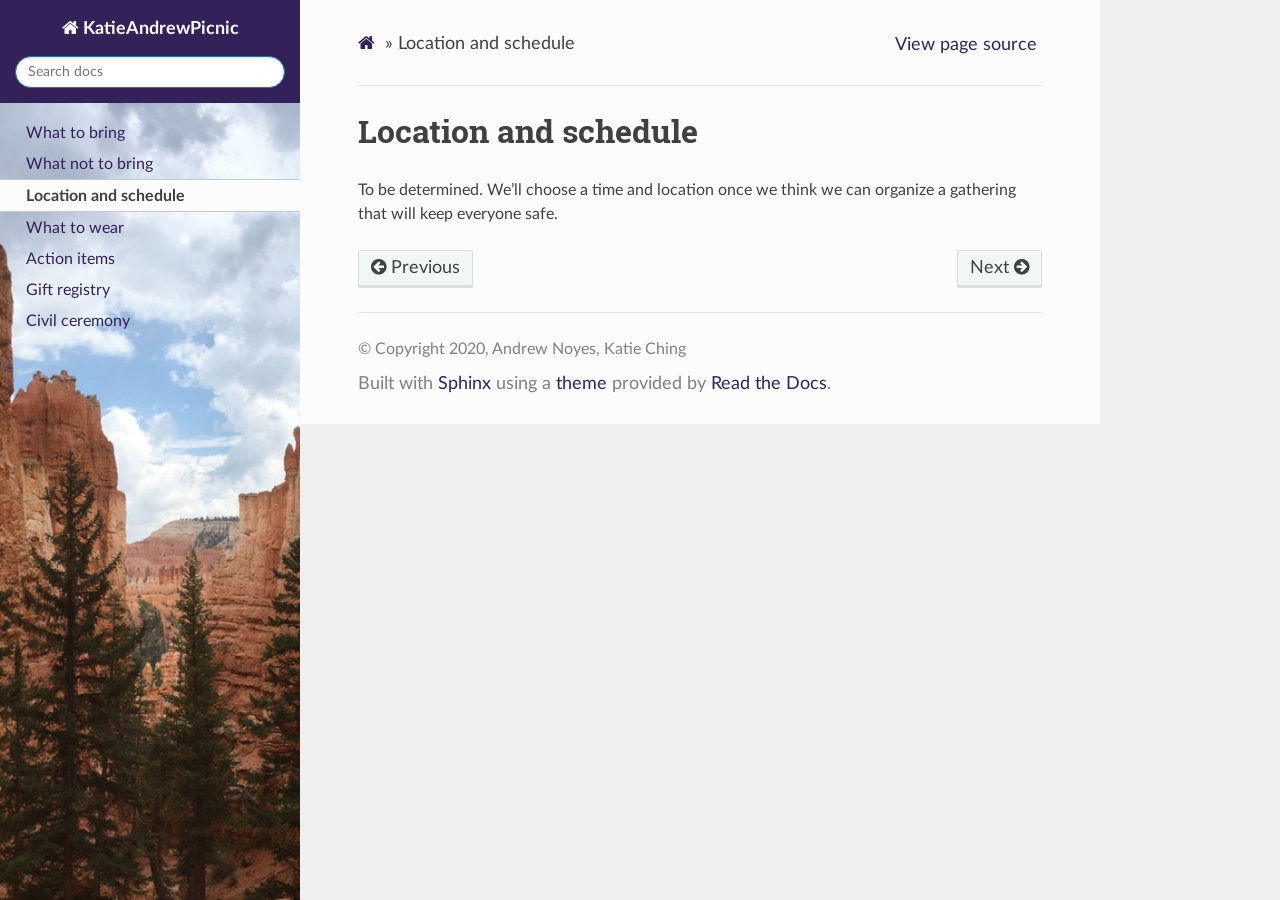
<file: location-and-schedule.html>
<!DOCTYPE html>
<html class="writer-html5" lang="en" >
<head>
  <meta charset="utf-8">
  
  <meta name="viewport" content="width=device-width, initial-scale=1.0">
  
  <title>Location and schedule &mdash; KatieAndrewPicnic  documentation</title>
  

  
  <link rel="stylesheet" href="_static/css/theme.css" type="text/css" />
  <link rel="stylesheet" href="_static/pygments.css" type="text/css" />
  <link rel="stylesheet" href="_static/css/custom.css" type="text/css" />

  
  
  
  

  
  <!--[if lt IE 9]>
    <script src="_static/js/html5shiv.min.js"></script>
  <![endif]-->
  
    
      <script type="text/javascript" id="documentation_options" data-url_root="./" src="_static/documentation_options.js"></script>
        <script src="_static/jquery.js"></script>
        <script src="_static/underscore.js"></script>
        <script src="_static/doctools.js"></script>
        <script src="_static/language_data.js"></script>
    
    <script type="text/javascript" src="_static/js/theme.js"></script>

    
    <link rel="index" title="Index" href="genindex.html" />
    <link rel="search" title="Search" href="search.html" />
    <link rel="next" title="What to wear" href="what-to-wear.html" />
    <link rel="prev" title="What to bring" href="what-to-bring.html" /> 
</head>

<body class="wy-body-for-nav">

   
  <div class="wy-grid-for-nav">
    
    <nav data-toggle="wy-nav-shift" class="wy-nav-side">
      <div class="wy-side-scroll">
        <div class="wy-side-nav-search" >
          

          
            <a href="index.html" class="icon icon-home" alt="Documentation Home"> KatieAndrewPicnic
          

          
          </a>

          
            
            
          

          
<div role="search">
  <form id="rtd-search-form" class="wy-form" action="search.html" method="get">
    <input type="text" name="q" placeholder="Search docs" />
    <input type="hidden" name="check_keywords" value="yes" />
    <input type="hidden" name="area" value="default" />
  </form>
</div>

          
        </div>

        
        <div class="wy-menu wy-menu-vertical" data-spy="affix" role="navigation" aria-label="main navigation">
          
            
            
              
            
            
              <ul class="current">
<li class="toctree-l1"><a class="reference internal" href="what-to-bring.html">What to bring</a></li>
<li class="toctree-l1"><a class="reference internal" href="what-to-bring.html#what-not-to-bring">What not to bring</a></li>
<li class="toctree-l1 current"><a class="current reference internal" href="#">Location and schedule</a></li>
<li class="toctree-l1"><a class="reference internal" href="what-to-wear.html">What to wear</a></li>
<li class="toctree-l1"><a class="reference internal" href="action-items.html">Action items</a></li>
<li class="toctree-l1"><a class="reference internal" href="gift-registry.html">Gift registry</a></li>
<li class="toctree-l1"><a class="reference internal" href="civil-ceremony.html">Civil ceremony</a></li>
</ul>

            
          
        </div>
        
      </div>
    </nav>

    <section data-toggle="wy-nav-shift" class="wy-nav-content-wrap">

      
      <nav class="wy-nav-top" aria-label="top navigation">
        
          <i data-toggle="wy-nav-top" class="fa fa-bars"></i>
          <a href="index.html">KatieAndrewPicnic</a>
        
      </nav>


      <div class="wy-nav-content">
        
        <div class="rst-content">
        
          















<div role="navigation" aria-label="breadcrumbs navigation">

  <ul class="wy-breadcrumbs">
    
      <li><a href="index.html" class="icon icon-home"></a> &raquo;</li>
        
      <li>Location and schedule</li>
    
    
      <li class="wy-breadcrumbs-aside">
        
            
            <a href="_sources/location-and-schedule.rst.txt" rel="nofollow"> View page source</a>
          
        
      </li>
    
  </ul>

  
  <hr/>
</div>
          <div role="main" class="document" itemscope="itemscope" itemtype="http://schema.org/Article">
           <div itemprop="articleBody">
            
  <div class="section" id="location-and-schedule">
<h1>Location and schedule<a class="headerlink" href="#location-and-schedule" title="Permalink to this headline">¶</a></h1>
<p>To be determined. We’ll choose a time and location once we think we can
organize a gathering that will keep everyone safe.</p>
</div>


           </div>
           
          </div>
          <footer>
  
    <div class="rst-footer-buttons" role="navigation" aria-label="footer navigation">
      
        <a href="what-to-wear.html" class="btn btn-neutral float-right" title="What to wear" accesskey="n" rel="next">Next <span class="fa fa-arrow-circle-right"></span></a>
      
      
        <a href="what-to-bring.html" class="btn btn-neutral float-left" title="What to bring" accesskey="p" rel="prev"><span class="fa fa-arrow-circle-left"></span> Previous</a>
      
    </div>
  

  <hr/>

  <div role="contentinfo">
    <p>
        
        &copy; Copyright 2020, Andrew Noyes, Katie Ching

    </p>
  </div>
    
    
    
    Built with <a href="http://sphinx-doc.org/">Sphinx</a> using a
    
    <a href="https://github.com/rtfd/sphinx_rtd_theme">theme</a>
    
    provided by <a href="https://readthedocs.org">Read the Docs</a>. 

</footer>

        </div>
      </div>

    </section>

  </div>
  

  <script type="text/javascript">
      jQuery(function () {
          SphinxRtdTheme.Navigation.enable(true);
      });
  </script>

  
  
    
   

</body>
</html>
</file>
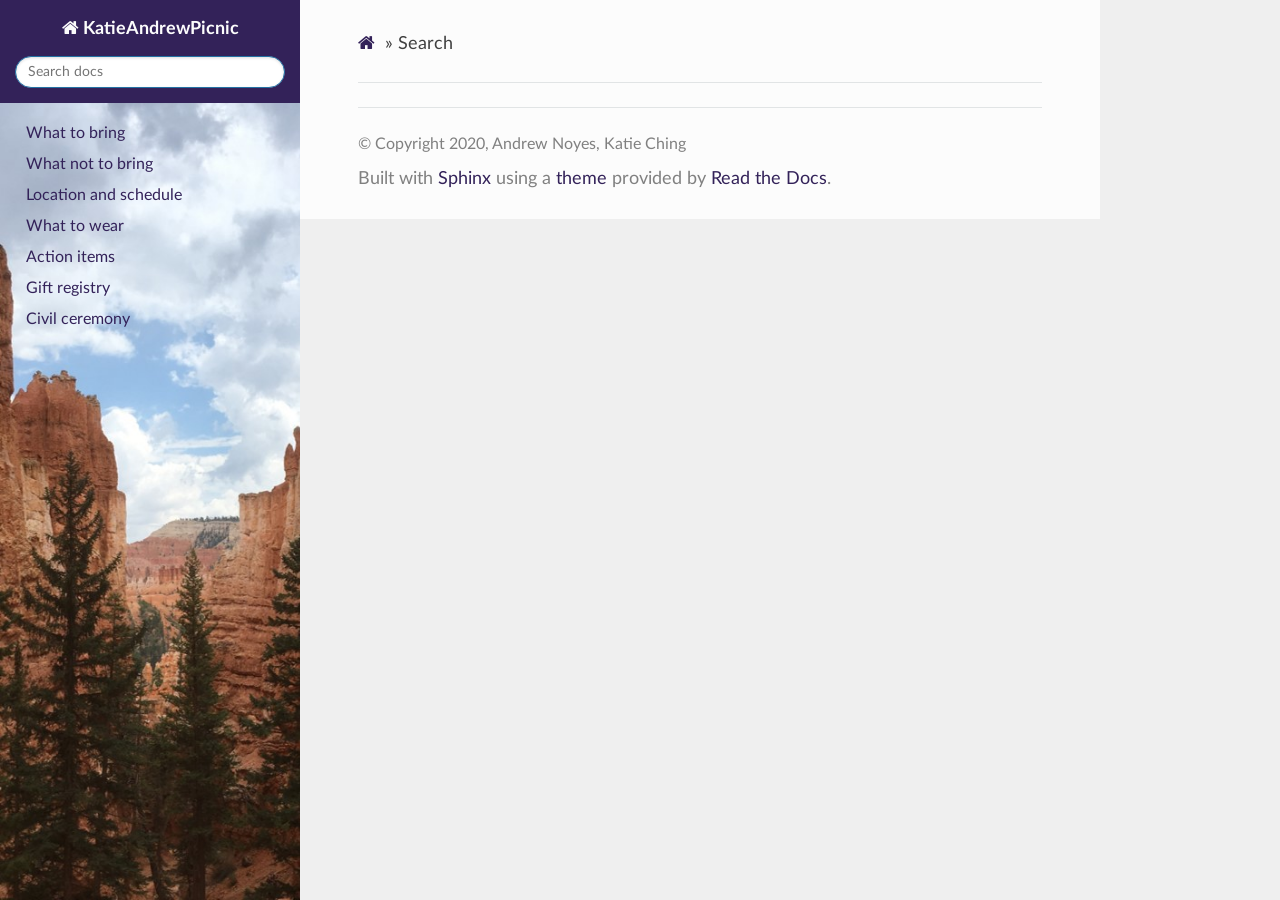
<file: search.html>
<!DOCTYPE html>
<html class="writer-html5" lang="en" >
<head>
  <meta charset="utf-8">
  
  <meta name="viewport" content="width=device-width, initial-scale=1.0">
  
  <title>Search &mdash; KatieAndrewPicnic  documentation</title>
  

  
  <link rel="stylesheet" href="_static/css/theme.css" type="text/css" />
  <link rel="stylesheet" href="_static/pygments.css" type="text/css" />
  <link rel="stylesheet" href="_static/css/custom.css" type="text/css" />

  
  
  
  

  
    
  <!--[if lt IE 9]>
    <script src="_static/js/html5shiv.min.js"></script>
  <![endif]-->
  
    
      <script type="text/javascript" id="documentation_options" data-url_root="./" src="_static/documentation_options.js"></script>
        <script src="_static/jquery.js"></script>
        <script src="_static/underscore.js"></script>
        <script src="_static/doctools.js"></script>
        <script src="_static/language_data.js"></script>
    
    <script type="text/javascript" src="_static/js/theme.js"></script>

    
    <script type="text/javascript" src="_static/searchtools.js"></script>
    <link rel="index" title="Index" href="genindex.html" />
    <link rel="search" title="Search" href="#" /> 
</head>

<body class="wy-body-for-nav">

   
  <div class="wy-grid-for-nav">
    
    <nav data-toggle="wy-nav-shift" class="wy-nav-side">
      <div class="wy-side-scroll">
        <div class="wy-side-nav-search" >
          

          
            <a href="index.html" class="icon icon-home" alt="Documentation Home"> KatieAndrewPicnic
          

          
          </a>

          
            
            
          

          
<div role="search">
  <form id="rtd-search-form" class="wy-form" action="#" method="get">
    <input type="text" name="q" placeholder="Search docs" />
    <input type="hidden" name="check_keywords" value="yes" />
    <input type="hidden" name="area" value="default" />
  </form>
</div>

          
        </div>

        
        <div class="wy-menu wy-menu-vertical" data-spy="affix" role="navigation" aria-label="main navigation">
          
            
            
              
            
            
              <ul>
<li class="toctree-l1"><a class="reference internal" href="what-to-bring.html">What to bring</a></li>
<li class="toctree-l1"><a class="reference internal" href="what-to-bring.html#what-not-to-bring">What not to bring</a></li>
<li class="toctree-l1"><a class="reference internal" href="location-and-schedule.html">Location and schedule</a></li>
<li class="toctree-l1"><a class="reference internal" href="what-to-wear.html">What to wear</a></li>
<li class="toctree-l1"><a class="reference internal" href="action-items.html">Action items</a></li>
<li class="toctree-l1"><a class="reference internal" href="gift-registry.html">Gift registry</a></li>
<li class="toctree-l1"><a class="reference internal" href="civil-ceremony.html">Civil ceremony</a></li>
</ul>

            
          
        </div>
        
      </div>
    </nav>

    <section data-toggle="wy-nav-shift" class="wy-nav-content-wrap">

      
      <nav class="wy-nav-top" aria-label="top navigation">
        
          <i data-toggle="wy-nav-top" class="fa fa-bars"></i>
          <a href="index.html">KatieAndrewPicnic</a>
        
      </nav>


      <div class="wy-nav-content">
        
        <div class="rst-content">
        
          















<div role="navigation" aria-label="breadcrumbs navigation">

  <ul class="wy-breadcrumbs">
    
      <li><a href="index.html" class="icon icon-home"></a> &raquo;</li>
        
      <li>Search</li>
    
    
      <li class="wy-breadcrumbs-aside">
        
            
        
      </li>
    
  </ul>

  
  <hr/>
</div>
          <div role="main" class="document" itemscope="itemscope" itemtype="http://schema.org/Article">
           <div itemprop="articleBody">
            
  <noscript>
  <div id="fallback" class="admonition warning">
    <p class="last">
      Please activate JavaScript to enable the search functionality.
    </p>
  </div>
  </noscript>

  
  <div id="search-results">
  
  </div>

           </div>
           
          </div>
          <footer>
  

  <hr/>

  <div role="contentinfo">
    <p>
        
        &copy; Copyright 2020, Andrew Noyes, Katie Ching

    </p>
  </div>
    
    
    
    Built with <a href="http://sphinx-doc.org/">Sphinx</a> using a
    
    <a href="https://github.com/rtfd/sphinx_rtd_theme">theme</a>
    
    provided by <a href="https://readthedocs.org">Read the Docs</a>. 

</footer>

        </div>
      </div>

    </section>

  </div>
  

  <script type="text/javascript">
      jQuery(function () {
          SphinxRtdTheme.Navigation.enable(true);
      });
  </script>

  
  
    
  
  <script type="text/javascript">
    jQuery(function() { Search.loadIndex("searchindex.js"); });
  </script>
  
  <script type="text/javascript" id="searchindexloader"></script>
   


</body>
</html>
</file>
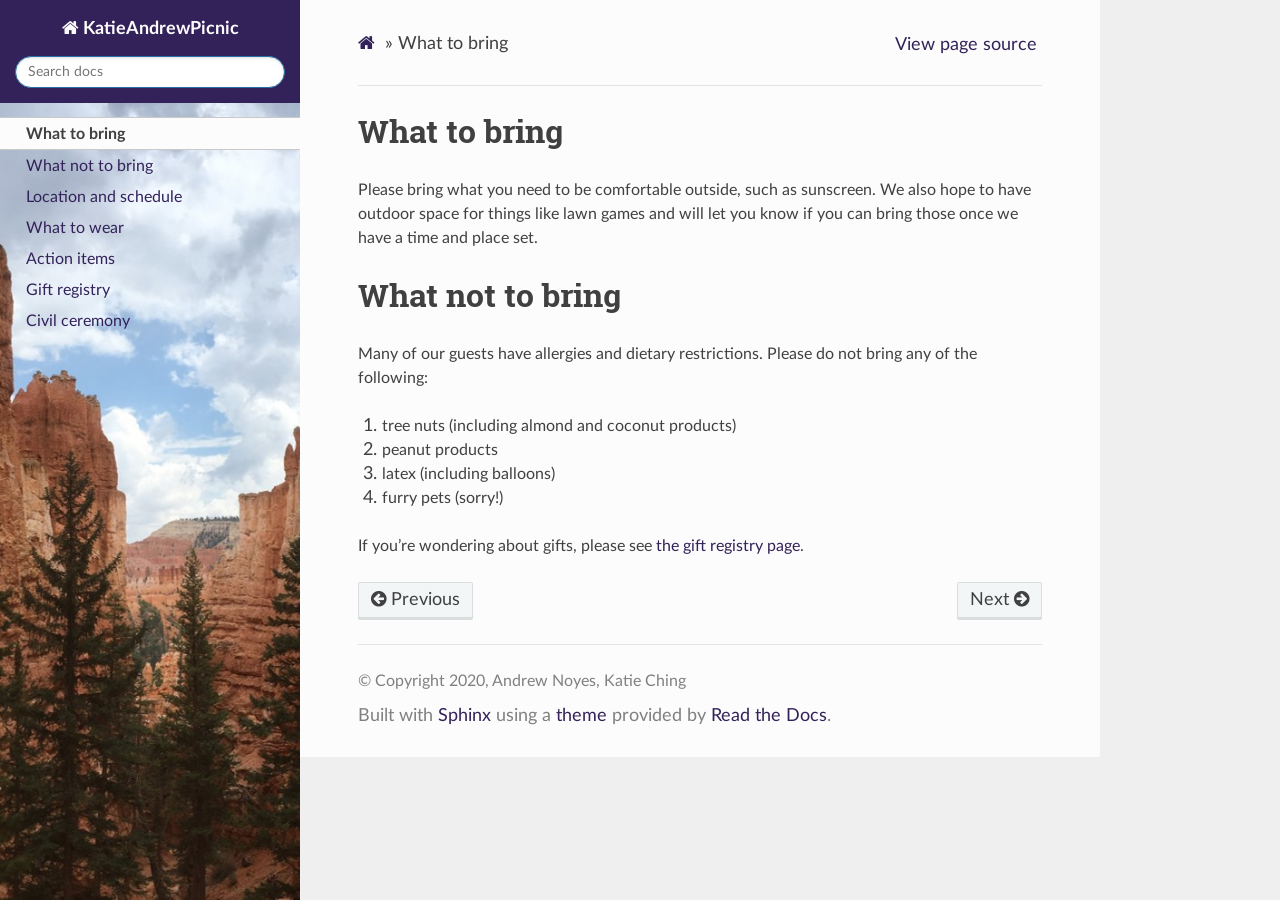
<file: what-to-bring.html>
<!DOCTYPE html>
<html class="writer-html5" lang="en" >
<head>
  <meta charset="utf-8">
  
  <meta name="viewport" content="width=device-width, initial-scale=1.0">
  
  <title>What to bring &mdash; KatieAndrewPicnic  documentation</title>
  

  
  <link rel="stylesheet" href="_static/css/theme.css" type="text/css" />
  <link rel="stylesheet" href="_static/pygments.css" type="text/css" />
  <link rel="stylesheet" href="_static/css/custom.css" type="text/css" />

  
  
  
  

  
  <!--[if lt IE 9]>
    <script src="_static/js/html5shiv.min.js"></script>
  <![endif]-->
  
    
      <script type="text/javascript" id="documentation_options" data-url_root="./" src="_static/documentation_options.js"></script>
        <script src="_static/jquery.js"></script>
        <script src="_static/underscore.js"></script>
        <script src="_static/doctools.js"></script>
        <script src="_static/language_data.js"></script>
    
    <script type="text/javascript" src="_static/js/theme.js"></script>

    
    <link rel="index" title="Index" href="genindex.html" />
    <link rel="search" title="Search" href="search.html" />
    <link rel="next" title="Location and schedule" href="location-and-schedule.html" />
    <link rel="prev" title="Katie and Andrew’s wedding picnic" href="index.html" /> 
</head>

<body class="wy-body-for-nav">

   
  <div class="wy-grid-for-nav">
    
    <nav data-toggle="wy-nav-shift" class="wy-nav-side">
      <div class="wy-side-scroll">
        <div class="wy-side-nav-search" >
          

          
            <a href="index.html" class="icon icon-home" alt="Documentation Home"> KatieAndrewPicnic
          

          
          </a>

          
            
            
          

          
<div role="search">
  <form id="rtd-search-form" class="wy-form" action="search.html" method="get">
    <input type="text" name="q" placeholder="Search docs" />
    <input type="hidden" name="check_keywords" value="yes" />
    <input type="hidden" name="area" value="default" />
  </form>
</div>

          
        </div>

        
        <div class="wy-menu wy-menu-vertical" data-spy="affix" role="navigation" aria-label="main navigation">
          
            
            
              
            
            
              <ul class="current">
<li class="toctree-l1 current"><a class="current reference internal" href="#">What to bring</a></li>
<li class="toctree-l1"><a class="reference internal" href="#what-not-to-bring">What not to bring</a></li>
<li class="toctree-l1"><a class="reference internal" href="location-and-schedule.html">Location and schedule</a></li>
<li class="toctree-l1"><a class="reference internal" href="what-to-wear.html">What to wear</a></li>
<li class="toctree-l1"><a class="reference internal" href="action-items.html">Action items</a></li>
<li class="toctree-l1"><a class="reference internal" href="gift-registry.html">Gift registry</a></li>
<li class="toctree-l1"><a class="reference internal" href="civil-ceremony.html">Civil ceremony</a></li>
</ul>

            
          
        </div>
        
      </div>
    </nav>

    <section data-toggle="wy-nav-shift" class="wy-nav-content-wrap">

      
      <nav class="wy-nav-top" aria-label="top navigation">
        
          <i data-toggle="wy-nav-top" class="fa fa-bars"></i>
          <a href="index.html">KatieAndrewPicnic</a>
        
      </nav>


      <div class="wy-nav-content">
        
        <div class="rst-content">
        
          















<div role="navigation" aria-label="breadcrumbs navigation">

  <ul class="wy-breadcrumbs">
    
      <li><a href="index.html" class="icon icon-home"></a> &raquo;</li>
        
      <li>What to bring</li>
    
    
      <li class="wy-breadcrumbs-aside">
        
            
            <a href="_sources/what-to-bring.rst.txt" rel="nofollow"> View page source</a>
          
        
      </li>
    
  </ul>

  
  <hr/>
</div>
          <div role="main" class="document" itemscope="itemscope" itemtype="http://schema.org/Article">
           <div itemprop="articleBody">
            
  <div class="section" id="what-to-bring">
<h1>What to bring<a class="headerlink" href="#what-to-bring" title="Permalink to this headline">¶</a></h1>
<p>Please bring what you need to be comfortable outside, such as sunscreen. We
also hope to have outdoor space for things like lawn games and will let you
know if you can bring those once we have a time and place set.</p>
</div>
<div class="section" id="what-not-to-bring">
<h1>What not to bring<a class="headerlink" href="#what-not-to-bring" title="Permalink to this headline">¶</a></h1>
<p>Many of our guests have allergies and dietary restrictions.
Please do not bring any of the following:</p>
<ol class="arabic simple">
<li><p>tree nuts (including almond and coconut products)</p></li>
<li><p>peanut products</p></li>
<li><p>latex (including balloons)</p></li>
<li><p>furry pets (sorry!)</p></li>
</ol>
<p>If you’re wondering about gifts, please see <a class="reference internal" href="gift-registry.html"><span class="doc">the gift registry page</span></a>.</p>
</div>


           </div>
           
          </div>
          <footer>
  
    <div class="rst-footer-buttons" role="navigation" aria-label="footer navigation">
      
        <a href="location-and-schedule.html" class="btn btn-neutral float-right" title="Location and schedule" accesskey="n" rel="next">Next <span class="fa fa-arrow-circle-right"></span></a>
      
      
        <a href="index.html" class="btn btn-neutral float-left" title="Katie and Andrew’s wedding picnic" accesskey="p" rel="prev"><span class="fa fa-arrow-circle-left"></span> Previous</a>
      
    </div>
  

  <hr/>

  <div role="contentinfo">
    <p>
        
        &copy; Copyright 2020, Andrew Noyes, Katie Ching

    </p>
  </div>
    
    
    
    Built with <a href="http://sphinx-doc.org/">Sphinx</a> using a
    
    <a href="https://github.com/rtfd/sphinx_rtd_theme">theme</a>
    
    provided by <a href="https://readthedocs.org">Read the Docs</a>. 

</footer>

        </div>
      </div>

    </section>

  </div>
  

  <script type="text/javascript">
      jQuery(function () {
          SphinxRtdTheme.Navigation.enable(true);
      });
  </script>

  
  
    
   

</body>
</html>
</file>
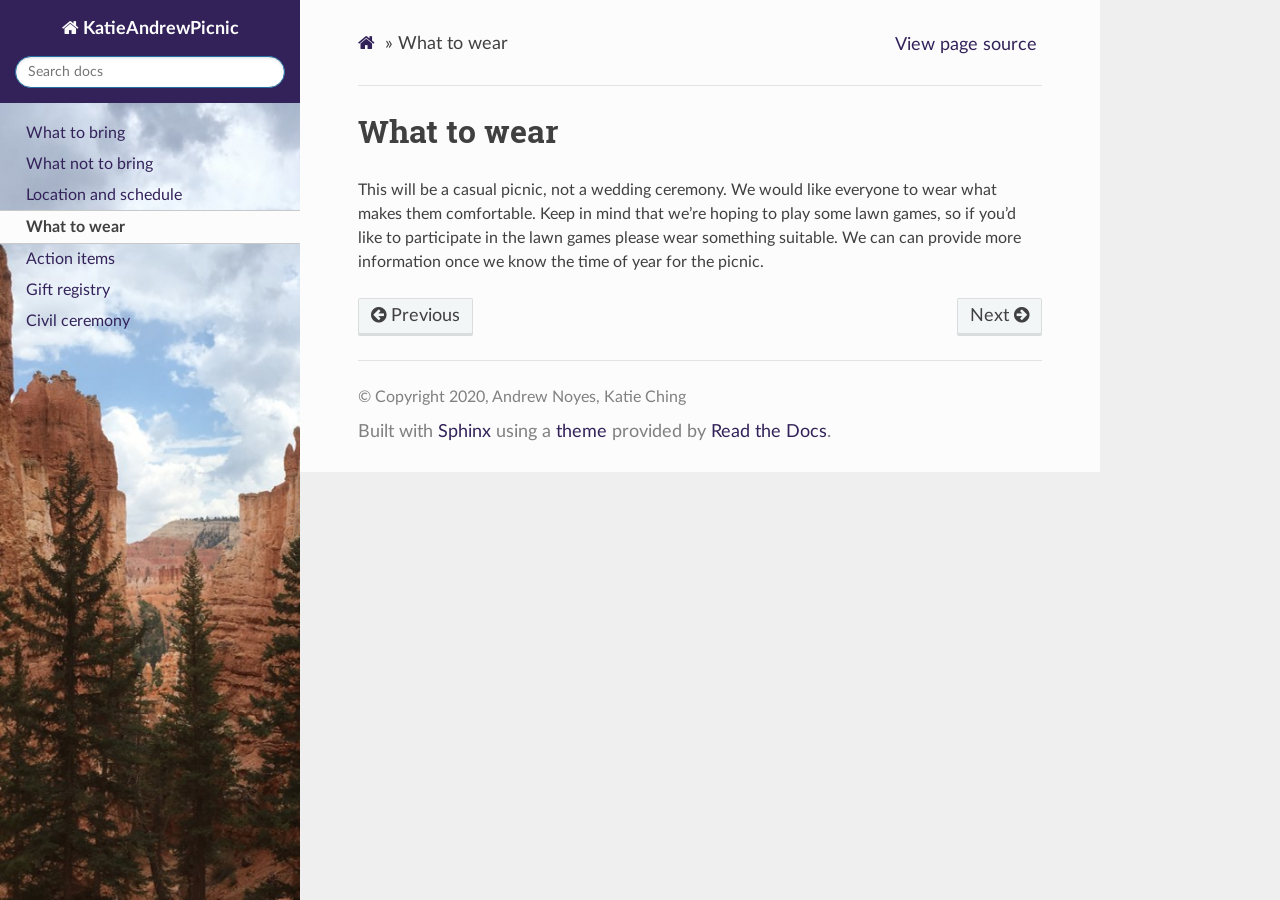
<file: what-to-wear.html>
<!DOCTYPE html>
<html class="writer-html5" lang="en" >
<head>
  <meta charset="utf-8">
  
  <meta name="viewport" content="width=device-width, initial-scale=1.0">
  
  <title>What to wear &mdash; KatieAndrewPicnic  documentation</title>
  

  
  <link rel="stylesheet" href="_static/css/theme.css" type="text/css" />
  <link rel="stylesheet" href="_static/pygments.css" type="text/css" />
  <link rel="stylesheet" href="_static/css/custom.css" type="text/css" />

  
  
  
  

  
  <!--[if lt IE 9]>
    <script src="_static/js/html5shiv.min.js"></script>
  <![endif]-->
  
    
      <script type="text/javascript" id="documentation_options" data-url_root="./" src="_static/documentation_options.js"></script>
        <script src="_static/jquery.js"></script>
        <script src="_static/underscore.js"></script>
        <script src="_static/doctools.js"></script>
        <script src="_static/language_data.js"></script>
    
    <script type="text/javascript" src="_static/js/theme.js"></script>

    
    <link rel="index" title="Index" href="genindex.html" />
    <link rel="search" title="Search" href="search.html" />
    <link rel="next" title="Action items" href="action-items.html" />
    <link rel="prev" title="Location and schedule" href="location-and-schedule.html" /> 
</head>

<body class="wy-body-for-nav">

   
  <div class="wy-grid-for-nav">
    
    <nav data-toggle="wy-nav-shift" class="wy-nav-side">
      <div class="wy-side-scroll">
        <div class="wy-side-nav-search" >
          

          
            <a href="index.html" class="icon icon-home" alt="Documentation Home"> KatieAndrewPicnic
          

          
          </a>

          
            
            
          

          
<div role="search">
  <form id="rtd-search-form" class="wy-form" action="search.html" method="get">
    <input type="text" name="q" placeholder="Search docs" />
    <input type="hidden" name="check_keywords" value="yes" />
    <input type="hidden" name="area" value="default" />
  </form>
</div>

          
        </div>

        
        <div class="wy-menu wy-menu-vertical" data-spy="affix" role="navigation" aria-label="main navigation">
          
            
            
              
            
            
              <ul class="current">
<li class="toctree-l1"><a class="reference internal" href="what-to-bring.html">What to bring</a></li>
<li class="toctree-l1"><a class="reference internal" href="what-to-bring.html#what-not-to-bring">What not to bring</a></li>
<li class="toctree-l1"><a class="reference internal" href="location-and-schedule.html">Location and schedule</a></li>
<li class="toctree-l1 current"><a class="current reference internal" href="#">What to wear</a></li>
<li class="toctree-l1"><a class="reference internal" href="action-items.html">Action items</a></li>
<li class="toctree-l1"><a class="reference internal" href="gift-registry.html">Gift registry</a></li>
<li class="toctree-l1"><a class="reference internal" href="civil-ceremony.html">Civil ceremony</a></li>
</ul>

            
          
        </div>
        
      </div>
    </nav>

    <section data-toggle="wy-nav-shift" class="wy-nav-content-wrap">

      
      <nav class="wy-nav-top" aria-label="top navigation">
        
          <i data-toggle="wy-nav-top" class="fa fa-bars"></i>
          <a href="index.html">KatieAndrewPicnic</a>
        
      </nav>


      <div class="wy-nav-content">
        
        <div class="rst-content">
        
          















<div role="navigation" aria-label="breadcrumbs navigation">

  <ul class="wy-breadcrumbs">
    
      <li><a href="index.html" class="icon icon-home"></a> &raquo;</li>
        
      <li>What to wear</li>
    
    
      <li class="wy-breadcrumbs-aside">
        
            
            <a href="_sources/what-to-wear.rst.txt" rel="nofollow"> View page source</a>
          
        
      </li>
    
  </ul>

  
  <hr/>
</div>
          <div role="main" class="document" itemscope="itemscope" itemtype="http://schema.org/Article">
           <div itemprop="articleBody">
            
  <div class="section" id="what-to-wear">
<h1>What to wear<a class="headerlink" href="#what-to-wear" title="Permalink to this headline">¶</a></h1>
<p>This will be a casual picnic, not a wedding ceremony. We would like everyone
to wear what makes them comfortable. Keep in mind that we’re hoping to play
some lawn games, so if you’d like to participate in the lawn games please
wear something suitable. We can can provide more information once we know the
time of year for the picnic.</p>
</div>


           </div>
           
          </div>
          <footer>
  
    <div class="rst-footer-buttons" role="navigation" aria-label="footer navigation">
      
        <a href="action-items.html" class="btn btn-neutral float-right" title="Action items" accesskey="n" rel="next">Next <span class="fa fa-arrow-circle-right"></span></a>
      
      
        <a href="location-and-schedule.html" class="btn btn-neutral float-left" title="Location and schedule" accesskey="p" rel="prev"><span class="fa fa-arrow-circle-left"></span> Previous</a>
      
    </div>
  

  <hr/>

  <div role="contentinfo">
    <p>
        
        &copy; Copyright 2020, Andrew Noyes, Katie Ching

    </p>
  </div>
    
    
    
    Built with <a href="http://sphinx-doc.org/">Sphinx</a> using a
    
    <a href="https://github.com/rtfd/sphinx_rtd_theme">theme</a>
    
    provided by <a href="https://readthedocs.org">Read the Docs</a>. 

</footer>

        </div>
      </div>

    </section>

  </div>
  

  <script type="text/javascript">
      jQuery(function () {
          SphinxRtdTheme.Navigation.enable(true);
      });
  </script>

  
  
    
   

</body>
</html>
</file>
<file: _static/css/theme.css>
html{box-sizing:border-box}*,:after,:before{box-sizing:inherit}article,aside,details,figcaption,figure,footer,header,hgroup,nav,section{display:block}audio,canvas,video{display:inline-block;*display:inline;*zoom:1}[hidden],audio:not([controls]){display:none}*{-webkit-box-sizing:border-box;-moz-box-sizing:border-box;box-sizing:border-box}html{font-size:100%;-webkit-text-size-adjust:100%;-ms-text-size-adjust:100%}body{margin:0}a:active,a:hover{outline:0}abbr[title]{border-bottom:1px dotted}b,strong{font-weight:700}blockquote{margin:0}dfn{font-style:italic}ins{background:#ff9;text-decoration:none}ins,mark{color:#000}mark{background:#ff0;font-style:italic;font-weight:700}.rst-content code,.rst-content tt,code,kbd,pre,samp{font-family:monospace,serif;_font-family:courier new,monospace;font-size:1em}pre{white-space:pre}q{quotes:none}q:after,q:before{content:"";content:none}small{font-size:85%}sub,sup{font-size:75%;line-height:0;position:relative;vertical-align:baseline}sup{top:-.5em}sub{bottom:-.25em}dl,ol,ul{margin:0;padding:0;list-style:none;list-style-image:none}li{list-style:none}dd{margin:0}img{border:0;-ms-interpolation-mode:bicubic;vertical-align:middle;max-width:100%}svg:not(:root){overflow:hidden}figure,form{margin:0}label{cursor:pointer}button,input,select,textarea{font-size:100%;margin:0;vertical-align:baseline;*vertical-align:middle}button,input{line-height:normal}button,input[type=button],input[type=reset],input[type=submit]{cursor:pointer;-webkit-appearance:button;*overflow:visible}button[disabled],input[disabled]{cursor:default}input[type=search]{-webkit-appearance:textfield;-moz-box-sizing:content-box;-webkit-box-sizing:content-box;box-sizing:content-box}textarea{resize:vertical}table{border-collapse:collapse;border-spacing:0}td{vertical-align:top}.chromeframe{margin:.2em 0;background:#ccc;color:#000;padding:.2em 0}.ir{display:block;border:0;text-indent:-999em;overflow:hidden;background-color:transparent;background-repeat:no-repeat;text-align:left;direction:ltr;*line-height:0}.ir br{display:none}.hidden{display:none!important;visibility:hidden}.visuallyhidden{border:0;clip:rect(0 0 0 0);height:1px;margin:-1px;overflow:hidden;padding:0;position:absolute;width:1px}.visuallyhidden.focusable:active,.visuallyhidden.focusable:focus{clip:auto;height:auto;margin:0;overflow:visible;position:static;width:auto}.invisible{visibility:hidden}.relative{position:relative}big,small{font-size:100%}@media print{body,html,section{background:none!important}*{box-shadow:none!important;text-shadow:none!important;filter:none!important;-ms-filter:none!important}a,a:visited{text-decoration:underline}.ir a:after,a[href^="#"]:after,a[href^="javascript:"]:after{content:""}blockquote,pre{page-break-inside:avoid}thead{display:table-header-group}img,tr{page-break-inside:avoid}img{max-width:100%!important}@page{margin:.5cm}.rst-content .toctree-wrapper>p.caption,h2,h3,p{orphans:3;widows:3}.rst-content .toctree-wrapper>p.caption,h2,h3{page-break-after:avoid}}.btn,.fa:before,.icon:before,.rst-content .admonition,.rst-content .admonition-title:before,.rst-content .admonition-todo,.rst-content .attention,.rst-content .caution,.rst-content .code-block-caption .headerlink:before,.rst-content .danger,.rst-content .error,.rst-content .hint,.rst-content .important,.rst-content .note,.rst-content .seealso,.rst-content .tip,.rst-content .warning,.rst-content code.download span:first-child:before,.rst-content dl dt .headerlink:before,.rst-content h1 .headerlink:before,.rst-content h2 .headerlink:before,.rst-content h3 .headerlink:before,.rst-content h4 .headerlink:before,.rst-content h5 .headerlink:before,.rst-content h6 .headerlink:before,.rst-content p.caption .headerlink:before,.rst-content table>caption .headerlink:before,.rst-content tt.download span:first-child:before,.wy-alert,.wy-dropdown .caret:before,.wy-inline-validate.wy-inline-validate-danger .wy-input-context:before,.wy-inline-validate.wy-inline-validate-info .wy-input-context:before,.wy-inline-validate.wy-inline-validate-success .wy-input-context:before,.wy-inline-validate.wy-inline-validate-warning .wy-input-context:before,.wy-menu-vertical li.current>a,.wy-menu-vertical li.current>a span.toctree-expand:before,.wy-menu-vertical li.on a,.wy-menu-vertical li.on a span.toctree-expand:before,.wy-menu-vertical li span.toctree-expand:before,.wy-nav-top a,.wy-side-nav-search .wy-dropdown>a,.wy-side-nav-search>a,input[type=color],input[type=date],input[type=datetime-local],input[type=datetime],input[type=email],input[type=month],input[type=number],input[type=password],input[type=search],input[type=tel],input[type=text],input[type=time],input[type=url],input[type=week],select,textarea{-webkit-font-smoothing:antialiased}.clearfix{*zoom:1}.clearfix:after,.clearfix:before{display:table;content:""}.clearfix:after{clear:both}/*!
 *  Font Awesome 4.7.0 by @davegandy - http://fontawesome.io - @fontawesome
 *  License - http://fontawesome.io/license (Font: SIL OFL 1.1, CSS: MIT License)
 */@font-face{font-family:FontAwesome;src:url(fonts/fontawesome-webfont.eot?674f50d287a8c48dc19ba404d20fe713);src:url(fonts/fontawesome-webfont.eot?674f50d287a8c48dc19ba404d20fe713?#iefix&v=4.7.0) format("embedded-opentype"),url(fonts/fontawesome-webfont.woff2?af7ae505a9eed503f8b8e6982036873e) format("woff2"),url(fonts/fontawesome-webfont.woff?fee66e712a8a08eef5805a46892932ad) format("woff"),url(fonts/fontawesome-webfont.ttf?b06871f281fee6b241d60582ae9369b9) format("truetype"),url(fonts/fontawesome-webfont.svg?912ec66d7572ff821749319396470bde#fontawesomeregular) format("svg");font-weight:400;font-style:normal}.fa,.icon,.rst-content .admonition-title,.rst-content .code-block-caption .headerlink,.rst-content code.download span:first-child,.rst-content dl dt .headerlink,.rst-content h1 .headerlink,.rst-content h2 .headerlink,.rst-content h3 .headerlink,.rst-content h4 .headerlink,.rst-content h5 .headerlink,.rst-content h6 .headerlink,.rst-content p.caption .headerlink,.rst-content table>caption .headerlink,.rst-content tt.download span:first-child,.wy-menu-vertical li.current>a span.toctree-expand,.wy-menu-vertical li.on a span.toctree-expand,.wy-menu-vertical li span.toctree-expand{display:inline-block;font:normal normal normal 14px/1 FontAwesome;font-size:inherit;text-rendering:auto;-webkit-font-smoothing:antialiased;-moz-osx-font-smoothing:grayscale}.fa-lg{font-size:1.33333em;line-height:.75em;vertical-align:-15%}.fa-2x{font-size:2em}.fa-3x{font-size:3em}.fa-4x{font-size:4em}.fa-5x{font-size:5em}.fa-fw{width:1.28571em;text-align:center}.fa-ul{padding-left:0;margin-left:2.14286em;list-style-type:none}.fa-ul>li{position:relative}.fa-li{position:absolute;left:-2.14286em;width:2.14286em;top:.14286em;text-align:center}.fa-li.fa-lg{left:-1.85714em}.fa-border{padding:.2em .25em .15em;border:.08em solid #eee;border-radius:.1em}.fa-pull-left{float:left}.fa-pull-right{float:right}.fa-pull-left.icon,.fa.fa-pull-left,.rst-content .code-block-caption .fa-pull-left.headerlink,.rst-content .fa-pull-left.admonition-title,.rst-content code.download span.fa-pull-left:first-child,.rst-content dl dt .fa-pull-left.headerlink,.rst-content h1 .fa-pull-left.headerlink,.rst-content h2 .fa-pull-left.headerlink,.rst-content h3 .fa-pull-left.headerlink,.rst-content h4 .fa-pull-left.headerlink,.rst-content h5 .fa-pull-left.headerlink,.rst-content h6 .fa-pull-left.headerlink,.rst-content p.caption .fa-pull-left.headerlink,.rst-content table>caption .fa-pull-left.headerlink,.rst-content tt.download span.fa-pull-left:first-child,.wy-menu-vertical li.current>a span.fa-pull-left.toctree-expand,.wy-menu-vertical li.on a span.fa-pull-left.toctree-expand,.wy-menu-vertical li span.fa-pull-left.toctree-expand{margin-right:.3em}.fa-pull-right.icon,.fa.fa-pull-right,.rst-content .code-block-caption .fa-pull-right.headerlink,.rst-content .fa-pull-right.admonition-title,.rst-content code.download span.fa-pull-right:first-child,.rst-content dl dt .fa-pull-right.headerlink,.rst-content h1 .fa-pull-right.headerlink,.rst-content h2 .fa-pull-right.headerlink,.rst-content h3 .fa-pull-right.headerlink,.rst-content h4 .fa-pull-right.headerlink,.rst-content h5 .fa-pull-right.headerlink,.rst-content h6 .fa-pull-right.headerlink,.rst-content p.caption .fa-pull-right.headerlink,.rst-content table>caption .fa-pull-right.headerlink,.rst-content tt.download span.fa-pull-right:first-child,.wy-menu-vertical li.current>a span.fa-pull-right.toctree-expand,.wy-menu-vertical li.on a span.fa-pull-right.toctree-expand,.wy-menu-vertical li span.fa-pull-right.toctree-expand{margin-left:.3em}.pull-right{float:right}.pull-left{float:left}.fa.pull-left,.pull-left.icon,.rst-content .code-block-caption .pull-left.headerlink,.rst-content .pull-left.admonition-title,.rst-content code.download span.pull-left:first-child,.rst-content dl dt .pull-left.headerlink,.rst-content h1 .pull-left.headerlink,.rst-content h2 .pull-left.headerlink,.rst-content h3 .pull-left.headerlink,.rst-content h4 .pull-left.headerlink,.rst-content h5 .pull-left.headerlink,.rst-content h6 .pull-left.headerlink,.rst-content p.caption .pull-left.headerlink,.rst-content table>caption .pull-left.headerlink,.rst-content tt.download span.pull-left:first-child,.wy-menu-vertical li.current>a span.pull-left.toctree-expand,.wy-menu-vertical li.on a span.pull-left.toctree-expand,.wy-menu-vertical li span.pull-left.toctree-expand{margin-right:.3em}.fa.pull-right,.pull-right.icon,.rst-content .code-block-caption .pull-right.headerlink,.rst-content .pull-right.admonition-title,.rst-content code.download span.pull-right:first-child,.rst-content dl dt .pull-right.headerlink,.rst-content h1 .pull-right.headerlink,.rst-content h2 .pull-right.headerlink,.rst-content h3 .pull-right.headerlink,.rst-content h4 .pull-right.headerlink,.rst-content h5 .pull-right.headerlink,.rst-content h6 .pull-right.headerlink,.rst-content p.caption .pull-right.headerlink,.rst-content table>caption .pull-right.headerlink,.rst-content tt.download span.pull-right:first-child,.wy-menu-vertical li.current>a span.pull-right.toctree-expand,.wy-menu-vertical li.on a span.pull-right.toctree-expand,.wy-menu-vertical li span.pull-right.toctree-expand{margin-left:.3em}.fa-spin{-webkit-animation:fa-spin 2s linear infinite;animation:fa-spin 2s linear infinite}.fa-pulse{-webkit-animation:fa-spin 1s steps(8) infinite;animation:fa-spin 1s steps(8) infinite}@-webkit-keyframes fa-spin{0%{-webkit-transform:rotate(0deg);transform:rotate(0deg)}to{-webkit-transform:rotate(359deg);transform:rotate(359deg)}}@keyframes fa-spin{0%{-webkit-transform:rotate(0deg);transform:rotate(0deg)}to{-webkit-transform:rotate(359deg);transform:rotate(359deg)}}.fa-rotate-90{-ms-filter:"progid:DXImageTransform.Microsoft.BasicImage(rotation=1)";-webkit-transform:rotate(90deg);-ms-transform:rotate(90deg);transform:rotate(90deg)}.fa-rotate-180{-ms-filter:"progid:DXImageTransform.Microsoft.BasicImage(rotation=2)";-webkit-transform:rotate(180deg);-ms-transform:rotate(180deg);transform:rotate(180deg)}.fa-rotate-270{-ms-filter:"progid:DXImageTransform.Microsoft.BasicImage(rotation=3)";-webkit-transform:rotate(270deg);-ms-transform:rotate(270deg);transform:rotate(270deg)}.fa-flip-horizontal{-ms-filter:"progid:DXImageTransform.Microsoft.BasicImage(rotation=0, mirror=1)";-webkit-transform:scaleX(-1);-ms-transform:scaleX(-1);transform:scaleX(-1)}.fa-flip-vertical{-ms-filter:"progid:DXImageTransform.Microsoft.BasicImage(rotation=2, mirror=1)";-webkit-transform:scaleY(-1);-ms-transform:scaleY(-1);transform:scaleY(-1)}:root .fa-flip-horizontal,:root .fa-flip-vertical,:root .fa-rotate-90,:root .fa-rotate-180,:root .fa-rotate-270{filter:none}.fa-stack{position:relative;display:inline-block;width:2em;height:2em;line-height:2em;vertical-align:middle}.fa-stack-1x,.fa-stack-2x{position:absolute;left:0;width:100%;text-align:center}.fa-stack-1x{line-height:inherit}.fa-stack-2x{font-size:2em}.fa-inverse{color:#fff}.fa-glass:before{content:""}.fa-music:before{content:""}.fa-search:before,.icon-search:before{content:""}.fa-envelope-o:before{content:""}.fa-heart:before{content:""}.fa-star:before{content:""}.fa-star-o:before{content:""}.fa-user:before{content:""}.fa-film:before{content:""}.fa-th-large:before{content:""}.fa-th:before{content:""}.fa-th-list:before{content:""}.fa-check:before{content:""}.fa-close:before,.fa-remove:before,.fa-times:before{content:""}.fa-search-plus:before{content:""}.fa-search-minus:before{content:""}.fa-power-off:before{content:""}.fa-signal:before{content:""}.fa-cog:before,.fa-gear:before{content:""}.fa-trash-o:before{content:""}.fa-home:before,.icon-home:before{content:""}.fa-file-o:before{content:""}.fa-clock-o:before{content:""}.fa-road:before{content:""}.fa-download:before,.rst-content code.download span:first-child:before,.rst-content tt.download span:first-child:before{content:""}.fa-arrow-circle-o-down:before{content:""}.fa-arrow-circle-o-up:before{content:""}.fa-inbox:before{content:""}.fa-play-circle-o:before{content:""}.fa-repeat:before,.fa-rotate-right:before{content:""}.fa-refresh:before{content:""}.fa-list-alt:before{content:""}.fa-lock:before{content:""}.fa-flag:before{content:""}.fa-headphones:before{content:""}.fa-volume-off:before{content:""}.fa-volume-down:before{content:""}.fa-volume-up:before{content:""}.fa-qrcode:before{content:""}.fa-barcode:before{content:""}.fa-tag:before{content:""}.fa-tags:before{content:""}.fa-book:before,.icon-book:before{content:""}.fa-bookmark:before{content:""}.fa-print:before{content:""}.fa-camera:before{content:""}.fa-font:before{content:""}.fa-bold:before{content:""}.fa-italic:before{content:""}.fa-text-height:before{content:""}.fa-text-width:before{content:""}.fa-align-left:before{content:""}.fa-align-center:before{content:""}.fa-align-right:before{content:""}.fa-align-justify:before{content:""}.fa-list:before{content:""}.fa-dedent:before,.fa-outdent:before{content:""}.fa-indent:before{content:""}.fa-video-camera:before{content:""}.fa-image:before,.fa-photo:before,.fa-picture-o:before{content:""}.fa-pencil:before{content:""}.fa-map-marker:before{content:""}.fa-adjust:before{content:""}.fa-tint:before{content:""}.fa-edit:before,.fa-pencil-square-o:before{content:""}.fa-share-square-o:before{content:""}.fa-check-square-o:before{content:""}.fa-arrows:before{content:""}.fa-step-backward:before{content:""}.fa-fast-backward:before{content:""}.fa-backward:before{content:""}.fa-play:before{content:""}.fa-pause:before{content:""}.fa-stop:before{content:""}.fa-forward:before{content:""}.fa-fast-forward:before{content:""}.fa-step-forward:before{content:""}.fa-eject:before{content:""}.fa-chevron-left:before{content:""}.fa-chevron-right:before{content:""}.fa-plus-circle:before{content:""}.fa-minus-circle:before{content:""}.fa-times-circle:before,.wy-inline-validate.wy-inline-validate-danger .wy-input-context:before{content:""}.fa-check-circle:before,.wy-inline-validate.wy-inline-validate-success .wy-input-context:before{content:""}.fa-question-circle:before{content:""}.fa-info-circle:before{content:""}.fa-crosshairs:before{content:""}.fa-times-circle-o:before{content:""}.fa-check-circle-o:before{content:""}.fa-ban:before{content:""}.fa-arrow-left:before{content:""}.fa-arrow-right:before{content:""}.fa-arrow-up:before{content:""}.fa-arrow-down:before{content:""}.fa-mail-forward:before,.fa-share:before{content:""}.fa-expand:before{content:""}.fa-compress:before{content:""}.fa-plus:before{content:""}.fa-minus:before{content:""}.fa-asterisk:before{content:""}.fa-exclamation-circle:before,.rst-content .admonition-title:before,.wy-inline-validate.wy-inline-validate-info .wy-input-context:before,.wy-inline-validate.wy-inline-validate-warning .wy-input-context:before{content:""}.fa-gift:before{content:""}.fa-leaf:before{content:""}.fa-fire:before,.icon-fire:before{content:""}.fa-eye:before{content:""}.fa-eye-slash:before{content:""}.fa-exclamation-triangle:before,.fa-warning:before{content:""}.fa-plane:before{content:""}.fa-calendar:before{content:""}.fa-random:before{content:""}.fa-comment:before{content:""}.fa-magnet:before{content:""}.fa-chevron-up:before{content:""}.fa-chevron-down:before{content:""}.fa-retweet:before{content:""}.fa-shopping-cart:before{content:""}.fa-folder:before{content:""}.fa-folder-open:before{content:""}.fa-arrows-v:before{content:""}.fa-arrows-h:before{content:""}.fa-bar-chart-o:before,.fa-bar-chart:before{content:""}.fa-twitter-square:before{content:""}.fa-facebook-square:before{content:""}.fa-camera-retro:before{content:""}.fa-key:before{content:""}.fa-cogs:before,.fa-gears:before{content:""}.fa-comments:before{content:""}.fa-thumbs-o-up:before{content:""}.fa-thumbs-o-down:before{content:""}.fa-star-half:before{content:""}.fa-heart-o:before{content:""}.fa-sign-out:before{content:""}.fa-linkedin-square:before{content:""}.fa-thumb-tack:before{content:""}.fa-external-link:before{content:""}.fa-sign-in:before{content:""}.fa-trophy:before{content:""}.fa-github-square:before{content:""}.fa-upload:before{content:""}.fa-lemon-o:before{content:""}.fa-phone:before{content:""}.fa-square-o:before{content:""}.fa-bookmark-o:before{content:""}.fa-phone-square:before{content:""}.fa-twitter:before{content:""}.fa-facebook-f:before,.fa-facebook:before{content:""}.fa-github:before,.icon-github:before{content:""}.fa-unlock:before{content:""}.fa-credit-card:before{content:""}.fa-feed:before,.fa-rss:before{content:""}.fa-hdd-o:before{content:""}.fa-bullhorn:before{content:""}.fa-bell:before{content:""}.fa-certificate:before{content:""}.fa-hand-o-right:before{content:""}.fa-hand-o-left:before{content:""}.fa-hand-o-up:before{content:""}.fa-hand-o-down:before{content:""}.fa-arrow-circle-left:before,.icon-circle-arrow-left:before{content:""}.fa-arrow-circle-right:before,.icon-circle-arrow-right:before{content:""}.fa-arrow-circle-up:before{content:""}.fa-arrow-circle-down:before{content:""}.fa-globe:before{content:""}.fa-wrench:before{content:""}.fa-tasks:before{content:""}.fa-filter:before{content:""}.fa-briefcase:before{content:""}.fa-arrows-alt:before{content:""}.fa-group:before,.fa-users:before{content:""}.fa-chain:before,.fa-link:before,.icon-link:before{content:""}.fa-cloud:before{content:""}.fa-flask:before{content:""}.fa-cut:before,.fa-scissors:before{content:""}.fa-copy:before,.fa-files-o:before{content:""}.fa-paperclip:before{content:""}.fa-floppy-o:before,.fa-save:before{content:""}.fa-square:before{content:""}.fa-bars:before,.fa-navicon:before,.fa-reorder:before{content:""}.fa-list-ul:before{content:""}.fa-list-ol:before{content:""}.fa-strikethrough:before{content:""}.fa-underline:before{content:""}.fa-table:before{content:""}.fa-magic:before{content:""}.fa-truck:before{content:""}.fa-pinterest:before{content:""}.fa-pinterest-square:before{content:""}.fa-google-plus-square:before{content:""}.fa-google-plus:before{content:""}.fa-money:before{content:""}.fa-caret-down:before,.icon-caret-down:before,.wy-dropdown .caret:before{content:""}.fa-caret-up:before{content:""}.fa-caret-left:before{content:""}.fa-caret-right:before{content:""}.fa-columns:before{content:""}.fa-sort:before,.fa-unsorted:before{content:""}.fa-sort-desc:before,.fa-sort-down:before{content:""}.fa-sort-asc:before,.fa-sort-up:before{content:""}.fa-envelope:before{content:""}.fa-linkedin:before{content:""}.fa-rotate-left:before,.fa-undo:before{content:""}.fa-gavel:before,.fa-legal:before{content:""}.fa-dashboard:before,.fa-tachometer:before{content:""}.fa-comment-o:before{content:""}.fa-comments-o:before{content:""}.fa-bolt:before,.fa-flash:before{content:""}.fa-sitemap:before{content:""}.fa-umbrella:before{content:""}.fa-clipboard:before,.fa-paste:before{content:""}.fa-lightbulb-o:before{content:""}.fa-exchange:before{content:""}.fa-cloud-download:before{content:""}.fa-cloud-upload:before{content:""}.fa-user-md:before{content:""}.fa-stethoscope:before{content:""}.fa-suitcase:before{content:""}.fa-bell-o:before{content:""}.fa-coffee:before{content:""}.fa-cutlery:before{content:""}.fa-file-text-o:before{content:""}.fa-building-o:before{content:""}.fa-hospital-o:before{content:""}.fa-ambulance:before{content:""}.fa-medkit:before{content:""}.fa-fighter-jet:before{content:""}.fa-beer:before{content:""}.fa-h-square:before{content:""}.fa-plus-square:before{content:""}.fa-angle-double-left:before{content:""}.fa-angle-double-right:before{content:""}.fa-angle-double-up:before{content:""}.fa-angle-double-down:before{content:""}.fa-angle-left:before{content:""}.fa-angle-right:before{content:""}.fa-angle-up:before{content:""}.fa-angle-down:before{content:""}.fa-desktop:before{content:""}.fa-laptop:before{content:""}.fa-tablet:before{content:""}.fa-mobile-phone:before,.fa-mobile:before{content:""}.fa-circle-o:before{content:""}.fa-quote-left:before{content:""}.fa-quote-right:before{content:""}.fa-spinner:before{content:""}.fa-circle:before{content:""}.fa-mail-reply:before,.fa-reply:before{content:""}.fa-github-alt:before{content:""}.fa-folder-o:before{content:""}.fa-folder-open-o:before{content:""}.fa-smile-o:before{content:""}.fa-frown-o:before{content:""}.fa-meh-o:before{content:""}.fa-gamepad:before{content:""}.fa-keyboard-o:before{content:""}.fa-flag-o:before{content:""}.fa-flag-checkered:before{content:""}.fa-terminal:before{content:""}.fa-code:before{content:""}.fa-mail-reply-all:before,.fa-reply-all:before{content:""}.fa-star-half-empty:before,.fa-star-half-full:before,.fa-star-half-o:before{content:""}.fa-location-arrow:before{content:""}.fa-crop:before{content:""}.fa-code-fork:before{content:""}.fa-chain-broken:before,.fa-unlink:before{content:""}.fa-question:before{content:""}.fa-info:before{content:""}.fa-exclamation:before{content:""}.fa-superscript:before{content:""}.fa-subscript:before{content:""}.fa-eraser:before{content:""}.fa-puzzle-piece:before{content:""}.fa-microphone:before{content:""}.fa-microphone-slash:before{content:""}.fa-shield:before{content:""}.fa-calendar-o:before{content:""}.fa-fire-extinguisher:before{content:""}.fa-rocket:before{content:""}.fa-maxcdn:before{content:""}.fa-chevron-circle-left:before{content:""}.fa-chevron-circle-right:before{content:""}.fa-chevron-circle-up:before{content:""}.fa-chevron-circle-down:before{content:""}.fa-html5:before{content:""}.fa-css3:before{content:""}.fa-anchor:before{content:""}.fa-unlock-alt:before{content:""}.fa-bullseye:before{content:""}.fa-ellipsis-h:before{content:""}.fa-ellipsis-v:before{content:""}.fa-rss-square:before{content:""}.fa-play-circle:before{content:""}.fa-ticket:before{content:""}.fa-minus-square:before{content:""}.fa-minus-square-o:before,.wy-menu-vertical li.current>a span.toctree-expand:before,.wy-menu-vertical li.on a span.toctree-expand:before{content:""}.fa-level-up:before{content:""}.fa-level-down:before{content:""}.fa-check-square:before{content:""}.fa-pencil-square:before{content:""}.fa-external-link-square:before{content:""}.fa-share-square:before{content:""}.fa-compass:before{content:""}.fa-caret-square-o-down:before,.fa-toggle-down:before{content:""}.fa-caret-square-o-up:before,.fa-toggle-up:before{content:""}.fa-caret-square-o-right:before,.fa-toggle-right:before{content:""}.fa-eur:before,.fa-euro:before{content:""}.fa-gbp:before{content:""}.fa-dollar:before,.fa-usd:before{content:""}.fa-inr:before,.fa-rupee:before{content:""}.fa-cny:before,.fa-jpy:before,.fa-rmb:before,.fa-yen:before{content:""}.fa-rouble:before,.fa-rub:before,.fa-ruble:before{content:""}.fa-krw:before,.fa-won:before{content:""}.fa-bitcoin:before,.fa-btc:before{content:""}.fa-file:before{content:""}.fa-file-text:before{content:""}.fa-sort-alpha-asc:before{content:""}.fa-sort-alpha-desc:before{content:""}.fa-sort-amount-asc:before{content:""}.fa-sort-amount-desc:before{content:""}.fa-sort-numeric-asc:before{content:""}.fa-sort-numeric-desc:before{content:""}.fa-thumbs-up:before{content:""}.fa-thumbs-down:before{content:""}.fa-youtube-square:before{content:""}.fa-youtube:before{content:""}.fa-xing:before{content:""}.fa-xing-square:before{content:""}.fa-youtube-play:before{content:""}.fa-dropbox:before{content:""}.fa-stack-overflow:before{content:""}.fa-instagram:before{content:""}.fa-flickr:before{content:""}.fa-adn:before{content:""}.fa-bitbucket:before,.icon-bitbucket:before{content:""}.fa-bitbucket-square:before{content:""}.fa-tumblr:before{content:""}.fa-tumblr-square:before{content:""}.fa-long-arrow-down:before{content:""}.fa-long-arrow-up:before{content:""}.fa-long-arrow-left:before{content:""}.fa-long-arrow-right:before{content:""}.fa-apple:before{content:""}.fa-windows:before{content:""}.fa-android:before{content:""}.fa-linux:before{content:""}.fa-dribbble:before{content:""}.fa-skype:before{content:""}.fa-foursquare:before{content:""}.fa-trello:before{content:""}.fa-female:before{content:""}.fa-male:before{content:""}.fa-gittip:before,.fa-gratipay:before{content:""}.fa-sun-o:before{content:""}.fa-moon-o:before{content:""}.fa-archive:before{content:""}.fa-bug:before{content:""}.fa-vk:before{content:""}.fa-weibo:before{content:""}.fa-renren:before{content:""}.fa-pagelines:before{content:""}.fa-stack-exchange:before{content:""}.fa-arrow-circle-o-right:before{content:""}.fa-arrow-circle-o-left:before{content:""}.fa-caret-square-o-left:before,.fa-toggle-left:before{content:""}.fa-dot-circle-o:before{content:""}.fa-wheelchair:before{content:""}.fa-vimeo-square:before{content:""}.fa-try:before,.fa-turkish-lira:before{content:""}.fa-plus-square-o:before,.wy-menu-vertical li span.toctree-expand:before{content:""}.fa-space-shuttle:before{content:""}.fa-slack:before{content:""}.fa-envelope-square:before{content:""}.fa-wordpress:before{content:""}.fa-openid:before{content:""}.fa-bank:before,.fa-institution:before,.fa-university:before{content:""}.fa-graduation-cap:before,.fa-mortar-board:before{content:""}.fa-yahoo:before{content:""}.fa-google:before{content:""}.fa-reddit:before{content:""}.fa-reddit-square:before{content:""}.fa-stumbleupon-circle:before{content:""}.fa-stumbleupon:before{content:""}.fa-delicious:before{content:""}.fa-digg:before{content:""}.fa-pied-piper-pp:before{content:""}.fa-pied-piper-alt:before{content:""}.fa-drupal:before{content:""}.fa-joomla:before{content:""}.fa-language:before{content:""}.fa-fax:before{content:""}.fa-building:before{content:""}.fa-child:before{content:""}.fa-paw:before{content:""}.fa-spoon:before{content:""}.fa-cube:before{content:""}.fa-cubes:before{content:""}.fa-behance:before{content:""}.fa-behance-square:before{content:""}.fa-steam:before{content:""}.fa-steam-square:before{content:""}.fa-recycle:before{content:""}.fa-automobile:before,.fa-car:before{content:""}.fa-cab:before,.fa-taxi:before{content:""}.fa-tree:before{content:""}.fa-spotify:before{content:""}.fa-deviantart:before{content:""}.fa-soundcloud:before{content:""}.fa-database:before{content:""}.fa-file-pdf-o:before{content:""}.fa-file-word-o:before{content:""}.fa-file-excel-o:before{content:""}.fa-file-powerpoint-o:before{content:""}.fa-file-image-o:before,.fa-file-photo-o:before,.fa-file-picture-o:before{content:""}.fa-file-archive-o:before,.fa-file-zip-o:before{content:""}.fa-file-audio-o:before,.fa-file-sound-o:before{content:""}.fa-file-movie-o:before,.fa-file-video-o:before{content:""}.fa-file-code-o:before{content:""}.fa-vine:before{content:""}.fa-codepen:before{content:""}.fa-jsfiddle:before{content:""}.fa-life-bouy:before,.fa-life-buoy:before,.fa-life-ring:before,.fa-life-saver:before,.fa-support:before{content:""}.fa-circle-o-notch:before{content:""}.fa-ra:before,.fa-rebel:before,.fa-resistance:before{content:""}.fa-empire:before,.fa-ge:before{content:""}.fa-git-square:before{content:""}.fa-git:before{content:""}.fa-hacker-news:before,.fa-y-combinator-square:before,.fa-yc-square:before{content:""}.fa-tencent-weibo:before{content:""}.fa-qq:before{content:""}.fa-wechat:before,.fa-weixin:before{content:""}.fa-paper-plane:before,.fa-send:before{content:""}.fa-paper-plane-o:before,.fa-send-o:before{content:""}.fa-history:before{content:""}.fa-circle-thin:before{content:""}.fa-header:before{content:""}.fa-paragraph:before{content:""}.fa-sliders:before{content:""}.fa-share-alt:before{content:""}.fa-share-alt-square:before{content:""}.fa-bomb:before{content:""}.fa-futbol-o:before,.fa-soccer-ball-o:before{content:""}.fa-tty:before{content:""}.fa-binoculars:before{content:""}.fa-plug:before{content:""}.fa-slideshare:before{content:""}.fa-twitch:before{content:""}.fa-yelp:before{content:""}.fa-newspaper-o:before{content:""}.fa-wifi:before{content:""}.fa-calculator:before{content:""}.fa-paypal:before{content:""}.fa-google-wallet:before{content:""}.fa-cc-visa:before{content:""}.fa-cc-mastercard:before{content:""}.fa-cc-discover:before{content:""}.fa-cc-amex:before{content:""}.fa-cc-paypal:before{content:""}.fa-cc-stripe:before{content:""}.fa-bell-slash:before{content:""}.fa-bell-slash-o:before{content:""}.fa-trash:before{content:""}.fa-copyright:before{content:""}.fa-at:before{content:""}.fa-eyedropper:before{content:""}.fa-paint-brush:before{content:""}.fa-birthday-cake:before{content:""}.fa-area-chart:before{content:""}.fa-pie-chart:before{content:""}.fa-line-chart:before{content:""}.fa-lastfm:before{content:""}.fa-lastfm-square:before{content:""}.fa-toggle-off:before{content:""}.fa-toggle-on:before{content:""}.fa-bicycle:before{content:""}.fa-bus:before{content:""}.fa-ioxhost:before{content:""}.fa-angellist:before{content:""}.fa-cc:before{content:""}.fa-ils:before,.fa-shekel:before,.fa-sheqel:before{content:""}.fa-meanpath:before{content:""}.fa-buysellads:before{content:""}.fa-connectdevelop:before{content:""}.fa-dashcube:before{content:""}.fa-forumbee:before{content:""}.fa-leanpub:before{content:""}.fa-sellsy:before{content:""}.fa-shirtsinbulk:before{content:""}.fa-simplybuilt:before{content:""}.fa-skyatlas:before{content:""}.fa-cart-plus:before{content:""}.fa-cart-arrow-down:before{content:""}.fa-diamond:before{content:""}.fa-ship:before{content:""}.fa-user-secret:before{content:""}.fa-motorcycle:before{content:""}.fa-street-view:before{content:""}.fa-heartbeat:before{content:""}.fa-venus:before{content:""}.fa-mars:before{content:""}.fa-mercury:before{content:""}.fa-intersex:before,.fa-transgender:before{content:""}.fa-transgender-alt:before{content:""}.fa-venus-double:before{content:""}.fa-mars-double:before{content:""}.fa-venus-mars:before{content:""}.fa-mars-stroke:before{content:""}.fa-mars-stroke-v:before{content:""}.fa-mars-stroke-h:before{content:""}.fa-neuter:before{content:""}.fa-genderless:before{content:""}.fa-facebook-official:before{content:""}.fa-pinterest-p:before{content:""}.fa-whatsapp:before{content:""}.fa-server:before{content:""}.fa-user-plus:before{content:""}.fa-user-times:before{content:""}.fa-bed:before,.fa-hotel:before{content:""}.fa-viacoin:before{content:""}.fa-train:before{content:""}.fa-subway:before{content:""}.fa-medium:before{content:""}.fa-y-combinator:before,.fa-yc:before{content:""}.fa-optin-monster:before{content:""}.fa-opencart:before{content:""}.fa-expeditedssl:before{content:""}.fa-battery-4:before,.fa-battery-full:before,.fa-battery:before{content:""}.fa-battery-3:before,.fa-battery-three-quarters:before{content:""}.fa-battery-2:before,.fa-battery-half:before{content:""}.fa-battery-1:before,.fa-battery-quarter:before{content:""}.fa-battery-0:before,.fa-battery-empty:before{content:""}.fa-mouse-pointer:before{content:""}.fa-i-cursor:before{content:""}.fa-object-group:before{content:""}.fa-object-ungroup:before{content:""}.fa-sticky-note:before{content:""}.fa-sticky-note-o:before{content:""}.fa-cc-jcb:before{content:""}.fa-cc-diners-club:before{content:""}.fa-clone:before{content:""}.fa-balance-scale:before{content:""}.fa-hourglass-o:before{content:""}.fa-hourglass-1:before,.fa-hourglass-start:before{content:""}.fa-hourglass-2:before,.fa-hourglass-half:before{content:""}.fa-hourglass-3:before,.fa-hourglass-end:before{content:""}.fa-hourglass:before{content:""}.fa-hand-grab-o:before,.fa-hand-rock-o:before{content:""}.fa-hand-paper-o:before,.fa-hand-stop-o:before{content:""}.fa-hand-scissors-o:before{content:""}.fa-hand-lizard-o:before{content:""}.fa-hand-spock-o:before{content:""}.fa-hand-pointer-o:before{content:""}.fa-hand-peace-o:before{content:""}.fa-trademark:before{content:""}.fa-registered:before{content:""}.fa-creative-commons:before{content:""}.fa-gg:before{content:""}.fa-gg-circle:before{content:""}.fa-tripadvisor:before{content:""}.fa-odnoklassniki:before{content:""}.fa-odnoklassniki-square:before{content:""}.fa-get-pocket:before{content:""}.fa-wikipedia-w:before{content:""}.fa-safari:before{content:""}.fa-chrome:before{content:""}.fa-firefox:before{content:""}.fa-opera:before{content:""}.fa-internet-explorer:before{content:""}.fa-television:before,.fa-tv:before{content:""}.fa-contao:before{content:""}.fa-500px:before{content:""}.fa-amazon:before{content:""}.fa-calendar-plus-o:before{content:""}.fa-calendar-minus-o:before{content:""}.fa-calendar-times-o:before{content:""}.fa-calendar-check-o:before{content:""}.fa-industry:before{content:""}.fa-map-pin:before{content:""}.fa-map-signs:before{content:""}.fa-map-o:before{content:""}.fa-map:before{content:""}.fa-commenting:before{content:""}.fa-commenting-o:before{content:""}.fa-houzz:before{content:""}.fa-vimeo:before{content:""}.fa-black-tie:before{content:""}.fa-fonticons:before{content:""}.fa-reddit-alien:before{content:""}.fa-edge:before{content:""}.fa-credit-card-alt:before{content:""}.fa-codiepie:before{content:""}.fa-modx:before{content:""}.fa-fort-awesome:before{content:""}.fa-usb:before{content:""}.fa-product-hunt:before{content:""}.fa-mixcloud:before{content:""}.fa-scribd:before{content:""}.fa-pause-circle:before{content:""}.fa-pause-circle-o:before{content:""}.fa-stop-circle:before{content:""}.fa-stop-circle-o:before{content:""}.fa-shopping-bag:before{content:""}.fa-shopping-basket:before{content:""}.fa-hashtag:before{content:""}.fa-bluetooth:before{content:""}.fa-bluetooth-b:before{content:""}.fa-percent:before{content:""}.fa-gitlab:before,.icon-gitlab:before{content:""}.fa-wpbeginner:before{content:""}.fa-wpforms:before{content:""}.fa-envira:before{content:""}.fa-universal-access:before{content:""}.fa-wheelchair-alt:before{content:""}.fa-question-circle-o:before{content:""}.fa-blind:before{content:""}.fa-audio-description:before{content:""}.fa-volume-control-phone:before{content:""}.fa-braille:before{content:""}.fa-assistive-listening-systems:before{content:""}.fa-american-sign-language-interpreting:before,.fa-asl-interpreting:before{content:""}.fa-deaf:before,.fa-deafness:before,.fa-hard-of-hearing:before{content:""}.fa-glide:before{content:""}.fa-glide-g:before{content:""}.fa-sign-language:before,.fa-signing:before{content:""}.fa-low-vision:before{content:""}.fa-viadeo:before{content:""}.fa-viadeo-square:before{content:""}.fa-snapchat:before{content:""}.fa-snapchat-ghost:before{content:""}.fa-snapchat-square:before{content:""}.fa-pied-piper:before{content:""}.fa-first-order:before{content:""}.fa-yoast:before{content:""}.fa-themeisle:before{content:""}.fa-google-plus-circle:before,.fa-google-plus-official:before{content:""}.fa-fa:before,.fa-font-awesome:before{content:""}.fa-handshake-o:before{content:""}.fa-envelope-open:before{content:""}.fa-envelope-open-o:before{content:""}.fa-linode:before{content:""}.fa-address-book:before{content:""}.fa-address-book-o:before{content:""}.fa-address-card:before,.fa-vcard:before{content:""}.fa-address-card-o:before,.fa-vcard-o:before{content:""}.fa-user-circle:before{content:""}.fa-user-circle-o:before{content:""}.fa-user-o:before{content:""}.fa-id-badge:before{content:""}.fa-drivers-license:before,.fa-id-card:before{content:""}.fa-drivers-license-o:before,.fa-id-card-o:before{content:""}.fa-quora:before{content:""}.fa-free-code-camp:before{content:""}.fa-telegram:before{content:""}.fa-thermometer-4:before,.fa-thermometer-full:before,.fa-thermometer:before{content:""}.fa-thermometer-3:before,.fa-thermometer-three-quarters:before{content:""}.fa-thermometer-2:before,.fa-thermometer-half:before{content:""}.fa-thermometer-1:before,.fa-thermometer-quarter:before{content:""}.fa-thermometer-0:before,.fa-thermometer-empty:before{content:""}.fa-shower:before{content:""}.fa-bath:before,.fa-bathtub:before,.fa-s15:before{content:""}.fa-podcast:before{content:""}.fa-window-maximize:before{content:""}.fa-window-minimize:before{content:""}.fa-window-restore:before{content:""}.fa-times-rectangle:before,.fa-window-close:before{content:""}.fa-times-rectangle-o:before,.fa-window-close-o:before{content:""}.fa-bandcamp:before{content:""}.fa-grav:before{content:""}.fa-etsy:before{content:""}.fa-imdb:before{content:""}.fa-ravelry:before{content:""}.fa-eercast:before{content:""}.fa-microchip:before{content:""}.fa-snowflake-o:before{content:""}.fa-superpowers:before{content:""}.fa-wpexplorer:before{content:""}.fa-meetup:before{content:""}.sr-only{position:absolute;width:1px;height:1px;padding:0;margin:-1px;overflow:hidden;clip:rect(0,0,0,0);border:0}.sr-only-focusable:active,.sr-only-focusable:focus{position:static;width:auto;height:auto;margin:0;overflow:visible;clip:auto}.fa,.icon,.rst-content .admonition-title,.rst-content .code-block-caption .headerlink,.rst-content code.download span:first-child,.rst-content dl dt .headerlink,.rst-content h1 .headerlink,.rst-content h2 .headerlink,.rst-content h3 .headerlink,.rst-content h4 .headerlink,.rst-content h5 .headerlink,.rst-content h6 .headerlink,.rst-content p.caption .headerlink,.rst-content table>caption .headerlink,.rst-content tt.download span:first-child,.wy-dropdown .caret,.wy-inline-validate.wy-inline-validate-danger .wy-input-context,.wy-inline-validate.wy-inline-validate-info .wy-input-context,.wy-inline-validate.wy-inline-validate-success .wy-input-context,.wy-inline-validate.wy-inline-validate-warning .wy-input-context,.wy-menu-vertical li.current>a span.toctree-expand,.wy-menu-vertical li.on a span.toctree-expand,.wy-menu-vertical li span.toctree-expand{font-family:inherit}.fa:before,.icon:before,.rst-content .admonition-title:before,.rst-content .code-block-caption .headerlink:before,.rst-content code.download span:first-child:before,.rst-content dl dt .headerlink:before,.rst-content h1 .headerlink:before,.rst-content h2 .headerlink:before,.rst-content h3 .headerlink:before,.rst-content h4 .headerlink:before,.rst-content h5 .headerlink:before,.rst-content h6 .headerlink:before,.rst-content p.caption .headerlink:before,.rst-content table>caption .headerlink:before,.rst-content tt.download span:first-child:before,.wy-dropdown .caret:before,.wy-inline-validate.wy-inline-validate-danger .wy-input-context:before,.wy-inline-validate.wy-inline-validate-info .wy-input-context:before,.wy-inline-validate.wy-inline-validate-success .wy-input-context:before,.wy-inline-validate.wy-inline-validate-warning .wy-input-context:before,.wy-menu-vertical li.current>a span.toctree-expand:before,.wy-menu-vertical li.on a span.toctree-expand:before,.wy-menu-vertical li span.toctree-expand:before{font-family:FontAwesome;display:inline-block;font-style:normal;font-weight:400;line-height:1;text-decoration:inherit}.rst-content .code-block-caption a .headerlink,.rst-content a .admonition-title,.rst-content code.download a span:first-child,.rst-content dl dt a .headerlink,.rst-content h1 a .headerlink,.rst-content h2 a .headerlink,.rst-content h3 a .headerlink,.rst-content h4 a .headerlink,.rst-content h5 a .headerlink,.rst-content h6 a .headerlink,.rst-content p.caption a .headerlink,.rst-content table>caption a .headerlink,.rst-content tt.download a span:first-child,.wy-menu-vertical li.current>a span.toctree-expand,.wy-menu-vertical li.on a span.toctree-expand,.wy-menu-vertical li a span.toctree-expand,a .fa,a .icon,a .rst-content .admonition-title,a .rst-content .code-block-caption .headerlink,a .rst-content code.download span:first-child,a .rst-content dl dt .headerlink,a .rst-content h1 .headerlink,a .rst-content h2 .headerlink,a .rst-content h3 .headerlink,a .rst-content h4 .headerlink,a .rst-content h5 .headerlink,a .rst-content h6 .headerlink,a .rst-content p.caption .headerlink,a .rst-content table>caption .headerlink,a .rst-content tt.download span:first-child,a .wy-menu-vertical li span.toctree-expand{display:inline-block;text-decoration:inherit}.btn .fa,.btn .icon,.btn .rst-content .admonition-title,.btn .rst-content .code-block-caption .headerlink,.btn .rst-content code.download span:first-child,.btn .rst-content dl dt .headerlink,.btn .rst-content h1 .headerlink,.btn .rst-content h2 .headerlink,.btn .rst-content h3 .headerlink,.btn .rst-content h4 .headerlink,.btn .rst-content h5 .headerlink,.btn .rst-content h6 .headerlink,.btn .rst-content p.caption .headerlink,.btn .rst-content table>caption .headerlink,.btn .rst-content tt.download span:first-child,.btn .wy-menu-vertical li.current>a span.toctree-expand,.btn .wy-menu-vertical li.on a span.toctree-expand,.btn .wy-menu-vertical li span.toctree-expand,.nav .fa,.nav .icon,.nav .rst-content .admonition-title,.nav .rst-content .code-block-caption .headerlink,.nav .rst-content code.download span:first-child,.nav .rst-content dl dt .headerlink,.nav .rst-content h1 .headerlink,.nav .rst-content h2 .headerlink,.nav .rst-content h3 .headerlink,.nav .rst-content h4 .headerlink,.nav .rst-content h5 .headerlink,.nav .rst-content h6 .headerlink,.nav .rst-content p.caption .headerlink,.nav .rst-content table>caption .headerlink,.nav .rst-content tt.download span:first-child,.nav .wy-menu-vertical li.current>a span.toctree-expand,.nav .wy-menu-vertical li.on a span.toctree-expand,.nav .wy-menu-vertical li span.toctree-expand,.rst-content .btn .admonition-title,.rst-content .code-block-caption .btn .headerlink,.rst-content .code-block-caption .nav .headerlink,.rst-content .nav .admonition-title,.rst-content code.download .btn span:first-child,.rst-content code.download .nav span:first-child,.rst-content dl dt .btn .headerlink,.rst-content dl dt .nav .headerlink,.rst-content h1 .btn .headerlink,.rst-content h1 .nav .headerlink,.rst-content h2 .btn .headerlink,.rst-content h2 .nav .headerlink,.rst-content h3 .btn .headerlink,.rst-content h3 .nav .headerlink,.rst-content h4 .btn .headerlink,.rst-content h4 .nav .headerlink,.rst-content h5 .btn .headerlink,.rst-content h5 .nav .headerlink,.rst-content h6 .btn .headerlink,.rst-content h6 .nav .headerlink,.rst-content p.caption .btn .headerlink,.rst-content p.caption .nav .headerlink,.rst-content table>caption .btn .headerlink,.rst-content table>caption .nav .headerlink,.rst-content tt.download .btn span:first-child,.rst-content tt.download .nav span:first-child,.wy-menu-vertical li .btn span.toctree-expand,.wy-menu-vertical li.current>a .btn span.toctree-expand,.wy-menu-vertical li.current>a .nav span.toctree-expand,.wy-menu-vertical li .nav span.toctree-expand,.wy-menu-vertical li.on a .btn span.toctree-expand,.wy-menu-vertical li.on a .nav span.toctree-expand{display:inline}.btn .fa-large.icon,.btn .fa.fa-large,.btn .rst-content .code-block-caption .fa-large.headerlink,.btn .rst-content .fa-large.admonition-title,.btn .rst-content code.download span.fa-large:first-child,.btn .rst-content dl dt .fa-large.headerlink,.btn .rst-content h1 .fa-large.headerlink,.btn .rst-content h2 .fa-large.headerlink,.btn .rst-content h3 .fa-large.headerlink,.btn .rst-content h4 .fa-large.headerlink,.btn .rst-content h5 .fa-large.headerlink,.btn .rst-content h6 .fa-large.headerlink,.btn .rst-content p.caption .fa-large.headerlink,.btn .rst-content table>caption .fa-large.headerlink,.btn .rst-content tt.download span.fa-large:first-child,.btn .wy-menu-vertical li span.fa-large.toctree-expand,.nav .fa-large.icon,.nav .fa.fa-large,.nav .rst-content .code-block-caption .fa-large.headerlink,.nav .rst-content .fa-large.admonition-title,.nav .rst-content code.download span.fa-large:first-child,.nav .rst-content dl dt .fa-large.headerlink,.nav .rst-content h1 .fa-large.headerlink,.nav .rst-content h2 .fa-large.headerlink,.nav .rst-content h3 .fa-large.headerlink,.nav .rst-content h4 .fa-large.headerlink,.nav .rst-content h5 .fa-large.headerlink,.nav .rst-content h6 .fa-large.headerlink,.nav .rst-content p.caption .fa-large.headerlink,.nav .rst-content table>caption .fa-large.headerlink,.nav .rst-content tt.download span.fa-large:first-child,.nav .wy-menu-vertical li span.fa-large.toctree-expand,.rst-content .btn .fa-large.admonition-title,.rst-content .code-block-caption .btn .fa-large.headerlink,.rst-content .code-block-caption .nav .fa-large.headerlink,.rst-content .nav .fa-large.admonition-title,.rst-content code.download .btn span.fa-large:first-child,.rst-content code.download .nav span.fa-large:first-child,.rst-content dl dt .btn .fa-large.headerlink,.rst-content dl dt .nav .fa-large.headerlink,.rst-content h1 .btn .fa-large.headerlink,.rst-content h1 .nav .fa-large.headerlink,.rst-content h2 .btn .fa-large.headerlink,.rst-content h2 .nav .fa-large.headerlink,.rst-content h3 .btn .fa-large.headerlink,.rst-content h3 .nav .fa-large.headerlink,.rst-content h4 .btn .fa-large.headerlink,.rst-content h4 .nav .fa-large.headerlink,.rst-content h5 .btn .fa-large.headerlink,.rst-content h5 .nav .fa-large.headerlink,.rst-content h6 .btn .fa-large.headerlink,.rst-content h6 .nav .fa-large.headerlink,.rst-content p.caption .btn .fa-large.headerlink,.rst-content p.caption .nav .fa-large.headerlink,.rst-content table>caption .btn .fa-large.headerlink,.rst-content table>caption .nav .fa-large.headerlink,.rst-content tt.download .btn span.fa-large:first-child,.rst-content tt.download .nav span.fa-large:first-child,.wy-menu-vertical li .btn span.fa-large.toctree-expand,.wy-menu-vertical li .nav span.fa-large.toctree-expand{line-height:.9em}.btn .fa-spin.icon,.btn .fa.fa-spin,.btn .rst-content .code-block-caption .fa-spin.headerlink,.btn .rst-content .fa-spin.admonition-title,.btn .rst-content code.download span.fa-spin:first-child,.btn .rst-content dl dt .fa-spin.headerlink,.btn .rst-content h1 .fa-spin.headerlink,.btn .rst-content h2 .fa-spin.headerlink,.btn .rst-content h3 .fa-spin.headerlink,.btn .rst-content h4 .fa-spin.headerlink,.btn .rst-content h5 .fa-spin.headerlink,.btn .rst-content h6 .fa-spin.headerlink,.btn .rst-content p.caption .fa-spin.headerlink,.btn .rst-content table>caption .fa-spin.headerlink,.btn .rst-content tt.download span.fa-spin:first-child,.btn .wy-menu-vertical li span.fa-spin.toctree-expand,.nav .fa-spin.icon,.nav .fa.fa-spin,.nav .rst-content .code-block-caption .fa-spin.headerlink,.nav .rst-content .fa-spin.admonition-title,.nav .rst-content code.download span.fa-spin:first-child,.nav .rst-content dl dt .fa-spin.headerlink,.nav .rst-content h1 .fa-spin.headerlink,.nav .rst-content h2 .fa-spin.headerlink,.nav .rst-content h3 .fa-spin.headerlink,.nav .rst-content h4 .fa-spin.headerlink,.nav .rst-content h5 .fa-spin.headerlink,.nav .rst-content h6 .fa-spin.headerlink,.nav .rst-content p.caption .fa-spin.headerlink,.nav .rst-content table>caption .fa-spin.headerlink,.nav .rst-content tt.download span.fa-spin:first-child,.nav .wy-menu-vertical li span.fa-spin.toctree-expand,.rst-content .btn .fa-spin.admonition-title,.rst-content .code-block-caption .btn .fa-spin.headerlink,.rst-content .code-block-caption .nav .fa-spin.headerlink,.rst-content .nav .fa-spin.admonition-title,.rst-content code.download .btn span.fa-spin:first-child,.rst-content code.download .nav span.fa-spin:first-child,.rst-content dl dt .btn .fa-spin.headerlink,.rst-content dl dt .nav .fa-spin.headerlink,.rst-content h1 .btn .fa-spin.headerlink,.rst-content h1 .nav .fa-spin.headerlink,.rst-content h2 .btn .fa-spin.headerlink,.rst-content h2 .nav .fa-spin.headerlink,.rst-content h3 .btn .fa-spin.headerlink,.rst-content h3 .nav .fa-spin.headerlink,.rst-content h4 .btn .fa-spin.headerlink,.rst-content h4 .nav .fa-spin.headerlink,.rst-content h5 .btn .fa-spin.headerlink,.rst-content h5 .nav .fa-spin.headerlink,.rst-content h6 .btn .fa-spin.headerlink,.rst-content h6 .nav .fa-spin.headerlink,.rst-content p.caption .btn .fa-spin.headerlink,.rst-content p.caption .nav .fa-spin.headerlink,.rst-content table>caption .btn .fa-spin.headerlink,.rst-content table>caption .nav .fa-spin.headerlink,.rst-content tt.download .btn span.fa-spin:first-child,.rst-content tt.download .nav span.fa-spin:first-child,.wy-menu-vertical li .btn span.fa-spin.toctree-expand,.wy-menu-vertical li .nav span.fa-spin.toctree-expand{display:inline-block}.btn.fa:before,.btn.icon:before,.rst-content .btn.admonition-title:before,.rst-content .code-block-caption .btn.headerlink:before,.rst-content code.download span.btn:first-child:before,.rst-content dl dt .btn.headerlink:before,.rst-content h1 .btn.headerlink:before,.rst-content h2 .btn.headerlink:before,.rst-content h3 .btn.headerlink:before,.rst-content h4 .btn.headerlink:before,.rst-content h5 .btn.headerlink:before,.rst-content h6 .btn.headerlink:before,.rst-content p.caption .btn.headerlink:before,.rst-content table>caption .btn.headerlink:before,.rst-content tt.download span.btn:first-child:before,.wy-menu-vertical li span.btn.toctree-expand:before{opacity:.5;-webkit-transition:opacity .05s ease-in;-moz-transition:opacity .05s ease-in;transition:opacity .05s ease-in}.btn.fa:hover:before,.btn.icon:hover:before,.rst-content .btn.admonition-title:hover:before,.rst-content .code-block-caption .btn.headerlink:hover:before,.rst-content code.download span.btn:first-child:hover:before,.rst-content dl dt .btn.headerlink:hover:before,.rst-content h1 .btn.headerlink:hover:before,.rst-content h2 .btn.headerlink:hover:before,.rst-content h3 .btn.headerlink:hover:before,.rst-content h4 .btn.headerlink:hover:before,.rst-content h5 .btn.headerlink:hover:before,.rst-content h6 .btn.headerlink:hover:before,.rst-content p.caption .btn.headerlink:hover:before,.rst-content table>caption .btn.headerlink:hover:before,.rst-content tt.download span.btn:first-child:hover:before,.wy-menu-vertical li span.btn.toctree-expand:hover:before{opacity:1}.btn-mini .fa:before,.btn-mini .icon:before,.btn-mini .rst-content .admonition-title:before,.btn-mini .rst-content .code-block-caption .headerlink:before,.btn-mini .rst-content code.download span:first-child:before,.btn-mini .rst-content dl dt .headerlink:before,.btn-mini .rst-content h1 .headerlink:before,.btn-mini .rst-content h2 .headerlink:before,.btn-mini .rst-content h3 .headerlink:before,.btn-mini .rst-content h4 .headerlink:before,.btn-mini .rst-content h5 .headerlink:before,.btn-mini .rst-content h6 .headerlink:before,.btn-mini .rst-content p.caption .headerlink:before,.btn-mini .rst-content table>caption .headerlink:before,.btn-mini .rst-content tt.download span:first-child:before,.btn-mini .wy-menu-vertical li span.toctree-expand:before,.rst-content .btn-mini .admonition-title:before,.rst-content .code-block-caption .btn-mini .headerlink:before,.rst-content code.download .btn-mini span:first-child:before,.rst-content dl dt .btn-mini .headerlink:before,.rst-content h1 .btn-mini .headerlink:before,.rst-content h2 .btn-mini .headerlink:before,.rst-content h3 .btn-mini .headerlink:before,.rst-content h4 .btn-mini .headerlink:before,.rst-content h5 .btn-mini .headerlink:before,.rst-content h6 .btn-mini .headerlink:before,.rst-content p.caption .btn-mini .headerlink:before,.rst-content table>caption .btn-mini .headerlink:before,.rst-content tt.download .btn-mini span:first-child:before,.wy-menu-vertical li .btn-mini span.toctree-expand:before{font-size:14px;vertical-align:-15%}.rst-content .admonition,.rst-content .admonition-todo,.rst-content .attention,.rst-content .caution,.rst-content .danger,.rst-content .error,.rst-content .hint,.rst-content .important,.rst-content .note,.rst-content .seealso,.rst-content .tip,.rst-content .warning,.wy-alert{padding:12px;line-height:24px;margin-bottom:24px;background:#e7f2fa}.rst-content .admonition-title,.wy-alert-title{font-weight:700;display:block;color:#fff;background:#6ab0de;padding:6px 12px;margin:-12px -12px 12px}.rst-content .danger,.rst-content .error,.rst-content .wy-alert-danger.admonition,.rst-content .wy-alert-danger.admonition-todo,.rst-content .wy-alert-danger.attention,.rst-content .wy-alert-danger.caution,.rst-content .wy-alert-danger.hint,.rst-content .wy-alert-danger.important,.rst-content .wy-alert-danger.note,.rst-content .wy-alert-danger.seealso,.rst-content .wy-alert-danger.tip,.rst-content .wy-alert-danger.warning,.wy-alert.wy-alert-danger{background:#fdf3f2}.rst-content .danger .admonition-title,.rst-content .danger .wy-alert-title,.rst-content .error .admonition-title,.rst-content .error .wy-alert-title,.rst-content .wy-alert-danger.admonition-todo .admonition-title,.rst-content .wy-alert-danger.admonition-todo .wy-alert-title,.rst-content .wy-alert-danger.admonition .admonition-title,.rst-content .wy-alert-danger.admonition .wy-alert-title,.rst-content .wy-alert-danger.attention .admonition-title,.rst-content .wy-alert-danger.attention .wy-alert-title,.rst-content .wy-alert-danger.caution .admonition-title,.rst-content .wy-alert-danger.caution .wy-alert-title,.rst-content .wy-alert-danger.hint .admonition-title,.rst-content .wy-alert-danger.hint .wy-alert-title,.rst-content .wy-alert-danger.important .admonition-title,.rst-content .wy-alert-danger.important .wy-alert-title,.rst-content .wy-alert-danger.note .admonition-title,.rst-content .wy-alert-danger.note .wy-alert-title,.rst-content .wy-alert-danger.seealso .admonition-title,.rst-content .wy-alert-danger.seealso .wy-alert-title,.rst-content .wy-alert-danger.tip .admonition-title,.rst-content .wy-alert-danger.tip .wy-alert-title,.rst-content .wy-alert-danger.warning .admonition-title,.rst-content .wy-alert-danger.warning .wy-alert-title,.rst-content .wy-alert.wy-alert-danger .admonition-title,.wy-alert.wy-alert-danger .rst-content .admonition-title,.wy-alert.wy-alert-danger .wy-alert-title{background:#f29f97}.rst-content .admonition-todo,.rst-content .attention,.rst-content .caution,.rst-content .warning,.rst-content .wy-alert-warning.admonition,.rst-content .wy-alert-warning.danger,.rst-content .wy-alert-warning.error,.rst-content .wy-alert-warning.hint,.rst-content .wy-alert-warning.important,.rst-content .wy-alert-warning.note,.rst-content .wy-alert-warning.seealso,.rst-content .wy-alert-warning.tip,.wy-alert.wy-alert-warning{background:#ffedcc}.rst-content .admonition-todo .admonition-title,.rst-content .admonition-todo .wy-alert-title,.rst-content .attention .admonition-title,.rst-content .attention .wy-alert-title,.rst-content .caution .admonition-title,.rst-content .caution .wy-alert-title,.rst-content .warning .admonition-title,.rst-content .warning .wy-alert-title,.rst-content .wy-alert-warning.admonition .admonition-title,.rst-content .wy-alert-warning.admonition .wy-alert-title,.rst-content .wy-alert-warning.danger .admonition-title,.rst-content .wy-alert-warning.danger .wy-alert-title,.rst-content .wy-alert-warning.error .admonition-title,.rst-content .wy-alert-warning.error .wy-alert-title,.rst-content .wy-alert-warning.hint .admonition-title,.rst-content .wy-alert-warning.hint .wy-alert-title,.rst-content .wy-alert-warning.important .admonition-title,.rst-content .wy-alert-warning.important .wy-alert-title,.rst-content .wy-alert-warning.note .admonition-title,.rst-content .wy-alert-warning.note .wy-alert-title,.rst-content .wy-alert-warning.seealso .admonition-title,.rst-content .wy-alert-warning.seealso .wy-alert-title,.rst-content .wy-alert-warning.tip .admonition-title,.rst-content .wy-alert-warning.tip .wy-alert-title,.rst-content .wy-alert.wy-alert-warning .admonition-title,.wy-alert.wy-alert-warning .rst-content .admonition-title,.wy-alert.wy-alert-warning .wy-alert-title{background:#f0b37e}.rst-content .note,.rst-content .seealso,.rst-content .wy-alert-info.admonition,.rst-content .wy-alert-info.admonition-todo,.rst-content .wy-alert-info.attention,.rst-content .wy-alert-info.caution,.rst-content .wy-alert-info.danger,.rst-content .wy-alert-info.error,.rst-content .wy-alert-info.hint,.rst-content .wy-alert-info.important,.rst-content .wy-alert-info.tip,.rst-content .wy-alert-info.warning,.wy-alert.wy-alert-info{background:#e7f2fa}.rst-content .note .admonition-title,.rst-content .note .wy-alert-title,.rst-content .seealso .admonition-title,.rst-content .seealso .wy-alert-title,.rst-content .wy-alert-info.admonition-todo .admonition-title,.rst-content .wy-alert-info.admonition-todo .wy-alert-title,.rst-content .wy-alert-info.admonition .admonition-title,.rst-content .wy-alert-info.admonition .wy-alert-title,.rst-content .wy-alert-info.attention .admonition-title,.rst-content .wy-alert-info.attention .wy-alert-title,.rst-content .wy-alert-info.caution .admonition-title,.rst-content .wy-alert-info.caution .wy-alert-title,.rst-content .wy-alert-info.danger .admonition-title,.rst-content .wy-alert-info.danger .wy-alert-title,.rst-content .wy-alert-info.error .admonition-title,.rst-content .wy-alert-info.error .wy-alert-title,.rst-content .wy-alert-info.hint .admonition-title,.rst-content .wy-alert-info.hint .wy-alert-title,.rst-content .wy-alert-info.important .admonition-title,.rst-content .wy-alert-info.important .wy-alert-title,.rst-content .wy-alert-info.tip .admonition-title,.rst-content .wy-alert-info.tip .wy-alert-title,.rst-content .wy-alert-info.warning .admonition-title,.rst-content .wy-alert-info.warning .wy-alert-title,.rst-content .wy-alert.wy-alert-info .admonition-title,.wy-alert.wy-alert-info .rst-content .admonition-title,.wy-alert.wy-alert-info .wy-alert-title{background:#6ab0de}.rst-content .hint,.rst-content .important,.rst-content .tip,.rst-content .wy-alert-success.admonition,.rst-content .wy-alert-success.admonition-todo,.rst-content .wy-alert-success.attention,.rst-content .wy-alert-success.caution,.rst-content .wy-alert-success.danger,.rst-content .wy-alert-success.error,.rst-content .wy-alert-success.note,.rst-content .wy-alert-success.seealso,.rst-content .wy-alert-success.warning,.wy-alert.wy-alert-success{background:#dbfaf4}.rst-content .hint .admonition-title,.rst-content .hint .wy-alert-title,.rst-content .important .admonition-title,.rst-content .important .wy-alert-title,.rst-content .tip .admonition-title,.rst-content .tip .wy-alert-title,.rst-content .wy-alert-success.admonition-todo .admonition-title,.rst-content .wy-alert-success.admonition-todo .wy-alert-title,.rst-content .wy-alert-success.admonition .admonition-title,.rst-content .wy-alert-success.admonition .wy-alert-title,.rst-content .wy-alert-success.attention .admonition-title,.rst-content .wy-alert-success.attention .wy-alert-title,.rst-content .wy-alert-success.caution .admonition-title,.rst-content .wy-alert-success.caution .wy-alert-title,.rst-content .wy-alert-success.danger .admonition-title,.rst-content .wy-alert-success.danger .wy-alert-title,.rst-content .wy-alert-success.error .admonition-title,.rst-content .wy-alert-success.error .wy-alert-title,.rst-content .wy-alert-success.note .admonition-title,.rst-content .wy-alert-success.note .wy-alert-title,.rst-content .wy-alert-success.seealso .admonition-title,.rst-content .wy-alert-success.seealso .wy-alert-title,.rst-content .wy-alert-success.warning .admonition-title,.rst-content .wy-alert-success.warning .wy-alert-title,.rst-content .wy-alert.wy-alert-success .admonition-title,.wy-alert.wy-alert-success .rst-content .admonition-title,.wy-alert.wy-alert-success .wy-alert-title{background:#1abc9c}.rst-content .wy-alert-neutral.admonition,.rst-content .wy-alert-neutral.admonition-todo,.rst-content .wy-alert-neutral.attention,.rst-content .wy-alert-neutral.caution,.rst-content .wy-alert-neutral.danger,.rst-content .wy-alert-neutral.error,.rst-content .wy-alert-neutral.hint,.rst-content .wy-alert-neutral.important,.rst-content .wy-alert-neutral.note,.rst-content .wy-alert-neutral.seealso,.rst-content .wy-alert-neutral.tip,.rst-content .wy-alert-neutral.warning,.wy-alert.wy-alert-neutral{background:#f3f6f6}.rst-content .wy-alert-neutral.admonition-todo .admonition-title,.rst-content .wy-alert-neutral.admonition-todo .wy-alert-title,.rst-content .wy-alert-neutral.admonition .admonition-title,.rst-content .wy-alert-neutral.admonition .wy-alert-title,.rst-content .wy-alert-neutral.attention .admonition-title,.rst-content .wy-alert-neutral.attention .wy-alert-title,.rst-content .wy-alert-neutral.caution .admonition-title,.rst-content .wy-alert-neutral.caution .wy-alert-title,.rst-content .wy-alert-neutral.danger .admonition-title,.rst-content .wy-alert-neutral.danger .wy-alert-title,.rst-content .wy-alert-neutral.error .admonition-title,.rst-content .wy-alert-neutral.error .wy-alert-title,.rst-content .wy-alert-neutral.hint .admonition-title,.rst-content .wy-alert-neutral.hint .wy-alert-title,.rst-content .wy-alert-neutral.important .admonition-title,.rst-content .wy-alert-neutral.important .wy-alert-title,.rst-content .wy-alert-neutral.note .admonition-title,.rst-content .wy-alert-neutral.note .wy-alert-title,.rst-content .wy-alert-neutral.seealso .admonition-title,.rst-content .wy-alert-neutral.seealso .wy-alert-title,.rst-content .wy-alert-neutral.tip .admonition-title,.rst-content .wy-alert-neutral.tip .wy-alert-title,.rst-content .wy-alert-neutral.warning .admonition-title,.rst-content .wy-alert-neutral.warning .wy-alert-title,.rst-content .wy-alert.wy-alert-neutral .admonition-title,.wy-alert.wy-alert-neutral .rst-content .admonition-title,.wy-alert.wy-alert-neutral .wy-alert-title{color:#404040;background:#e1e4e5}.rst-content .wy-alert-neutral.admonition-todo a,.rst-content .wy-alert-neutral.admonition a,.rst-content .wy-alert-neutral.attention a,.rst-content .wy-alert-neutral.caution a,.rst-content .wy-alert-neutral.danger a,.rst-content .wy-alert-neutral.error a,.rst-content .wy-alert-neutral.hint a,.rst-content .wy-alert-neutral.important a,.rst-content .wy-alert-neutral.note a,.rst-content .wy-alert-neutral.seealso a,.rst-content .wy-alert-neutral.tip a,.rst-content .wy-alert-neutral.warning a,.wy-alert.wy-alert-neutral a{color:#2980b9}.rst-content .admonition-todo p:last-child,.rst-content .admonition p:last-child,.rst-content .attention p:last-child,.rst-content .caution p:last-child,.rst-content .danger p:last-child,.rst-content .error p:last-child,.rst-content .hint p:last-child,.rst-content .important p:last-child,.rst-content .note p:last-child,.rst-content .seealso p:last-child,.rst-content .tip p:last-child,.rst-content .warning p:last-child,.wy-alert p:last-child{margin-bottom:0}.wy-tray-container{position:fixed;bottom:0;left:0;z-index:600}.wy-tray-container li{display:block;width:300px;background:transparent;color:#fff;text-align:center;box-shadow:0 5px 5px 0 rgba(0,0,0,.1);padding:0 24px;min-width:20%;opacity:0;height:0;line-height:56px;overflow:hidden;-webkit-transition:all .3s ease-in;-moz-transition:all .3s ease-in;transition:all .3s ease-in}.wy-tray-container li.wy-tray-item-success{background:#27ae60}.wy-tray-container li.wy-tray-item-info{background:#2980b9}.wy-tray-container li.wy-tray-item-warning{background:#e67e22}.wy-tray-container li.wy-tray-item-danger{background:#e74c3c}.wy-tray-container li.on{opacity:1;height:56px}@media screen and (max-width:768px){.wy-tray-container{bottom:auto;top:0;width:100%}.wy-tray-container li{width:100%}}button{font-size:100%;margin:0;vertical-align:baseline;*vertical-align:middle;cursor:pointer;line-height:normal;-webkit-appearance:button;*overflow:visible}button::-moz-focus-inner,input::-moz-focus-inner{border:0;padding:0}button[disabled]{cursor:default}.btn{display:inline-block;border-radius:2px;line-height:normal;white-space:nowrap;text-align:center;cursor:pointer;font-size:100%;padding:6px 12px 8px;color:#fff;border:1px solid rgba(0,0,0,.1);background-color:#27ae60;text-decoration:none;font-weight:400;font-family:Lato,proxima-nova,Helvetica Neue,Arial,sans-serif;box-shadow:inset 0 1px 2px -1px hsla(0,0%,100%,.5),inset 0 -2px 0 0 rgba(0,0,0,.1);outline-none:false;vertical-align:middle;*display:inline;zoom:1;-webkit-user-drag:none;-webkit-user-select:none;-moz-user-select:none;-ms-user-select:none;user-select:none;-webkit-transition:all .1s linear;-moz-transition:all .1s linear;transition:all .1s linear}.btn-hover{background:#2e8ece;color:#fff}.btn:hover{background:#2cc36b;color:#fff}.btn:focus{background:#2cc36b;outline:0}.btn:active{box-shadow:inset 0 -1px 0 0 rgba(0,0,0,.05),inset 0 2px 0 0 rgba(0,0,0,.1);padding:8px 12px 6px}.btn:visited{color:#fff}.btn-disabled,.btn-disabled:active,.btn-disabled:focus,.btn-disabled:hover,.btn:disabled{background-image:none;filter:progid:DXImageTransform.Microsoft.gradient(enabled = false);filter:alpha(opacity=40);opacity:.4;cursor:not-allowed;box-shadow:none}.btn::-moz-focus-inner{padding:0;border:0}.btn-small{font-size:80%}.btn-info{background-color:#2980b9!important}.btn-info:hover{background-color:#2e8ece!important}.btn-neutral{background-color:#f3f6f6!important;color:#404040!important}.btn-neutral:hover{background-color:#e5ebeb!important;color:#404040}.btn-neutral:visited{color:#404040!important}.btn-success{background-color:#27ae60!important}.btn-success:hover{background-color:#295!important}.btn-danger{background-color:#e74c3c!important}.btn-danger:hover{background-color:#ea6153!important}.btn-warning{background-color:#e67e22!important}.btn-warning:hover{background-color:#e98b39!important}.btn-invert{background-color:#222}.btn-invert:hover{background-color:#2f2f2f!important}.btn-link{background-color:transparent!important;color:#2980b9;box-shadow:none;border-color:transparent!important}.btn-link:active,.btn-link:hover{background-color:transparent!important;color:#409ad5!important;box-shadow:none}.btn-link:visited{color:#9b59b6}.wy-btn-group .btn,.wy-control .btn{vertical-align:middle}.wy-btn-group{margin-bottom:24px;*zoom:1}.wy-btn-group:after,.wy-btn-group:before{display:table;content:""}.wy-btn-group:after{clear:both}.wy-dropdown{position:relative;display:inline-block}.wy-dropdown-active .wy-dropdown-menu{display:block}.wy-dropdown-menu{position:absolute;left:0;display:none;float:left;top:100%;min-width:100%;background:#fcfcfc;z-index:100;border:1px solid #cfd7dd;box-shadow:0 2px 2px 0 rgba(0,0,0,.1);padding:12px}.wy-dropdown-menu>dd>a{display:block;clear:both;color:#404040;white-space:nowrap;font-size:90%;padding:0 12px;cursor:pointer}.wy-dropdown-menu>dd>a:hover{background:#2980b9;color:#fff}.wy-dropdown-menu>dd.divider{border-top:1px solid #cfd7dd;margin:6px 0}.wy-dropdown-menu>dd.search{padding-bottom:12px}.wy-dropdown-menu>dd.search input[type=search]{width:100%}.wy-dropdown-menu>dd.call-to-action{background:#e3e3e3;text-transform:uppercase;font-weight:500;font-size:80%}.wy-dropdown-menu>dd.call-to-action:hover{background:#e3e3e3}.wy-dropdown-menu>dd.call-to-action .btn{color:#fff}.wy-dropdown.wy-dropdown-up .wy-dropdown-menu{bottom:100%;top:auto;left:auto;right:0}.wy-dropdown.wy-dropdown-bubble .wy-dropdown-menu{background:#fcfcfc;margin-top:2px}.wy-dropdown.wy-dropdown-bubble .wy-dropdown-menu a{padding:6px 12px}.wy-dropdown.wy-dropdown-bubble .wy-dropdown-menu a:hover{background:#2980b9;color:#fff}.wy-dropdown.wy-dropdown-left .wy-dropdown-menu{right:0;left:auto;text-align:right}.wy-dropdown-arrow:before{content:" ";border-bottom:5px solid #f5f5f5;border-left:5px solid transparent;border-right:5px solid transparent;position:absolute;display:block;top:-4px;left:50%;margin-left:-3px}.wy-dropdown-arrow.wy-dropdown-arrow-left:before{left:11px}.wy-form-stacked select{display:block}.wy-form-aligned .wy-help-inline,.wy-form-aligned input,.wy-form-aligned label,.wy-form-aligned select,.wy-form-aligned textarea{display:inline-block;*display:inline;*zoom:1;vertical-align:middle}.wy-form-aligned .wy-control-group>label{display:inline-block;vertical-align:middle;width:10em;margin:6px 12px 0 0;float:left}.wy-form-aligned .wy-control{float:left}.wy-form-aligned .wy-control label{display:block}.wy-form-aligned .wy-control select{margin-top:6px}fieldset{margin:0}fieldset,legend{border:0;padding:0}legend{width:100%;white-space:normal;margin-bottom:24px;font-size:150%;*margin-left:-7px}label,legend{display:block}label{margin:0 0 .3125em;color:#333;font-size:90%}input,select,textarea{font-size:100%;margin:0;vertical-align:baseline;*vertical-align:middle}.wy-control-group{margin-bottom:24px;max-width:1200px;margin-left:auto;margin-right:auto;*zoom:1}.wy-control-group:after,.wy-control-group:before{display:table;content:""}.wy-control-group:after{clear:both}.wy-control-group.wy-control-group-required>label:after{content:" *";color:#e74c3c}.wy-control-group .wy-form-full,.wy-control-group .wy-form-halves,.wy-control-group .wy-form-thirds{padding-bottom:12px}.wy-control-group .wy-form-full input[type=color],.wy-control-group .wy-form-full input[type=date],.wy-control-group .wy-form-full input[type=datetime-local],.wy-control-group .wy-form-full input[type=datetime],.wy-control-group .wy-form-full input[type=email],.wy-control-group .wy-form-full input[type=month],.wy-control-group .wy-form-full input[type=number],.wy-control-group .wy-form-full input[type=password],.wy-control-group .wy-form-full input[type=search],.wy-control-group .wy-form-full input[type=tel],.wy-control-group .wy-form-full input[type=text],.wy-control-group .wy-form-full input[type=time],.wy-control-group .wy-form-full input[type=url],.wy-control-group .wy-form-full input[type=week],.wy-control-group .wy-form-full select,.wy-control-group .wy-form-halves input[type=color],.wy-control-group .wy-form-halves input[type=date],.wy-control-group .wy-form-halves input[type=datetime-local],.wy-control-group .wy-form-halves input[type=datetime],.wy-control-group .wy-form-halves input[type=email],.wy-control-group .wy-form-halves input[type=month],.wy-control-group .wy-form-halves input[type=number],.wy-control-group .wy-form-halves input[type=password],.wy-control-group .wy-form-halves input[type=search],.wy-control-group .wy-form-halves input[type=tel],.wy-control-group .wy-form-halves input[type=text],.wy-control-group .wy-form-halves input[type=time],.wy-control-group .wy-form-halves input[type=url],.wy-control-group .wy-form-halves input[type=week],.wy-control-group .wy-form-halves select,.wy-control-group .wy-form-thirds input[type=color],.wy-control-group .wy-form-thirds input[type=date],.wy-control-group .wy-form-thirds input[type=datetime-local],.wy-control-group .wy-form-thirds input[type=datetime],.wy-control-group .wy-form-thirds input[type=email],.wy-control-group .wy-form-thirds input[type=month],.wy-control-group .wy-form-thirds input[type=number],.wy-control-group .wy-form-thirds input[type=password],.wy-control-group .wy-form-thirds input[type=search],.wy-control-group .wy-form-thirds input[type=tel],.wy-control-group .wy-form-thirds input[type=text],.wy-control-group .wy-form-thirds input[type=time],.wy-control-group .wy-form-thirds input[type=url],.wy-control-group .wy-form-thirds input[type=week],.wy-control-group .wy-form-thirds select{width:100%}.wy-control-group .wy-form-full{float:left;display:block;width:100%;margin-right:0}.wy-control-group .wy-form-full:last-child{margin-right:0}.wy-control-group .wy-form-halves{float:left;display:block;margin-right:2.35765%;width:48.82117%}.wy-control-group .wy-form-halves:last-child,.wy-control-group .wy-form-halves:nth-of-type(2n){margin-right:0}.wy-control-group .wy-form-halves:nth-of-type(odd){clear:left}.wy-control-group .wy-form-thirds{float:left;display:block;margin-right:2.35765%;width:31.76157%}.wy-control-group .wy-form-thirds:last-child,.wy-control-group .wy-form-thirds:nth-of-type(3n){margin-right:0}.wy-control-group .wy-form-thirds:nth-of-type(3n+1){clear:left}.wy-control-group.wy-control-group-no-input .wy-control,.wy-control-no-input{margin:6px 0 0;font-size:90%}.wy-control-no-input{display:inline-block}.wy-control-group.fluid-input input[type=color],.wy-control-group.fluid-input input[type=date],.wy-control-group.fluid-input input[type=datetime-local],.wy-control-group.fluid-input input[type=datetime],.wy-control-group.fluid-input input[type=email],.wy-control-group.fluid-input input[type=month],.wy-control-group.fluid-input input[type=number],.wy-control-group.fluid-input input[type=password],.wy-control-group.fluid-input input[type=search],.wy-control-group.fluid-input input[type=tel],.wy-control-group.fluid-input input[type=text],.wy-control-group.fluid-input input[type=time],.wy-control-group.fluid-input input[type=url],.wy-control-group.fluid-input input[type=week]{width:100%}.wy-form-message-inline{padding-left:.3em;color:#666;font-size:90%}.wy-form-message{display:block;color:#999;font-size:70%;margin-top:.3125em;font-style:italic}.wy-form-message p{font-size:inherit;font-style:italic;margin-bottom:6px}.wy-form-message p:last-child{margin-bottom:0}input{line-height:normal}input[type=button],input[type=reset],input[type=submit]{-webkit-appearance:button;cursor:pointer;font-family:Lato,proxima-nova,Helvetica Neue,Arial,sans-serif;*overflow:visible}input[type=color],input[type=date],input[type=datetime-local],input[type=datetime],input[type=email],input[type=month],input[type=number],input[type=password],input[type=search],input[type=tel],input[type=text],input[type=time],input[type=url],input[type=week]{-webkit-appearance:none;padding:6px;display:inline-block;border:1px solid #ccc;font-size:80%;font-family:Lato,proxima-nova,Helvetica Neue,Arial,sans-serif;box-shadow:inset 0 1px 3px #ddd;border-radius:0;-webkit-transition:border .3s linear;-moz-transition:border .3s linear;transition:border .3s linear}input[type=datetime-local]{padding:.34375em .625em}input[disabled]{cursor:default}input[type=checkbox],input[type=radio]{padding:0;margin-right:.3125em;*height:13px;*width:13px}input[type=checkbox],input[type=radio],input[type=search]{-webkit-box-sizing:border-box;-moz-box-sizing:border-box;box-sizing:border-box}input[type=search]::-webkit-search-cancel-button,input[type=search]::-webkit-search-decoration{-webkit-appearance:none}input[type=color]:focus,input[type=date]:focus,input[type=datetime-local]:focus,input[type=datetime]:focus,input[type=email]:focus,input[type=month]:focus,input[type=number]:focus,input[type=password]:focus,input[type=search]:focus,input[type=tel]:focus,input[type=text]:focus,input[type=time]:focus,input[type=url]:focus,input[type=week]:focus{outline:0;outline:thin dotted\9;border-color:#333}input.no-focus:focus{border-color:#ccc!important}input[type=checkbox]:focus,input[type=file]:focus,input[type=radio]:focus{outline:thin dotted #333;outline:1px auto #129fea}input[type=color][disabled],input[type=date][disabled],input[type=datetime-local][disabled],input[type=datetime][disabled],input[type=email][disabled],input[type=month][disabled],input[type=number][disabled],input[type=password][disabled],input[type=search][disabled],input[type=tel][disabled],input[type=text][disabled],input[type=time][disabled],input[type=url][disabled],input[type=week][disabled]{cursor:not-allowed;background-color:#fafafa}input:focus:invalid,select:focus:invalid,textarea:focus:invalid{color:#e74c3c;border:1px solid #e74c3c}input:focus:invalid:focus,select:focus:invalid:focus,textarea:focus:invalid:focus{border-color:#e74c3c}input[type=checkbox]:focus:invalid:focus,input[type=file]:focus:invalid:focus,input[type=radio]:focus:invalid:focus{outline-color:#e74c3c}input.wy-input-large{padding:12px;font-size:100%}textarea{overflow:auto;vertical-align:top;width:100%;font-family:Lato,proxima-nova,Helvetica Neue,Arial,sans-serif}select,textarea{padding:.5em .625em;display:inline-block;border:1px solid #ccc;font-size:80%;box-shadow:inset 0 1px 3px #ddd;-webkit-transition:border .3s linear;-moz-transition:border .3s linear;transition:border .3s linear}select{border:1px solid #ccc;background-color:#fff}select[multiple]{height:auto}select:focus,textarea:focus{outline:0}input[readonly],select[disabled],select[readonly],textarea[disabled],textarea[readonly]{cursor:not-allowed;background-color:#fafafa}input[type=checkbox][disabled],input[type=radio][disabled]{cursor:not-allowed}.wy-checkbox,.wy-radio{margin:6px 0;color:#404040;display:block}.wy-checkbox input,.wy-radio input{vertical-align:baseline}.wy-form-message-inline{display:inline-block;*display:inline;*zoom:1;vertical-align:middle}.wy-input-prefix,.wy-input-suffix{white-space:nowrap;padding:6px}.wy-input-prefix .wy-input-context,.wy-input-suffix .wy-input-context{line-height:27px;padding:0 8px;display:inline-block;font-size:80%;background-color:#f3f6f6;border:1px solid #ccc;color:#999}.wy-input-suffix .wy-input-context{border-left:0}.wy-input-prefix .wy-input-context{border-right:0}.wy-switch{position:relative;display:block;height:24px;margin-top:12px;cursor:pointer}.wy-switch:before{left:0;top:0;width:36px;height:12px;background:#ccc}.wy-switch:after,.wy-switch:before{position:absolute;content:"";display:block;border-radius:4px;-webkit-transition:all .2s ease-in-out;-moz-transition:all .2s ease-in-out;transition:all .2s ease-in-out}.wy-switch:after{width:18px;height:18px;background:#999;left:-3px;top:-3px}.wy-switch span{position:absolute;left:48px;display:block;font-size:12px;color:#ccc;line-height:1}.wy-switch.active:before{background:#1e8449}.wy-switch.active:after{left:24px;background:#27ae60}.wy-switch.disabled{cursor:not-allowed;opacity:.8}.wy-control-group.wy-control-group-error .wy-form-message,.wy-control-group.wy-control-group-error>label{color:#e74c3c}.wy-control-group.wy-control-group-error input[type=color],.wy-control-group.wy-control-group-error input[type=date],.wy-control-group.wy-control-group-error input[type=datetime-local],.wy-control-group.wy-control-group-error input[type=datetime],.wy-control-group.wy-control-group-error input[type=email],.wy-control-group.wy-control-group-error input[type=month],.wy-control-group.wy-control-group-error input[type=number],.wy-control-group.wy-control-group-error input[type=password],.wy-control-group.wy-control-group-error input[type=search],.wy-control-group.wy-control-group-error input[type=tel],.wy-control-group.wy-control-group-error input[type=text],.wy-control-group.wy-control-group-error input[type=time],.wy-control-group.wy-control-group-error input[type=url],.wy-control-group.wy-control-group-error input[type=week],.wy-control-group.wy-control-group-error textarea{border:1px solid #e74c3c}.wy-inline-validate{white-space:nowrap}.wy-inline-validate .wy-input-context{padding:.5em .625em;display:inline-block;font-size:80%}.wy-inline-validate.wy-inline-validate-success .wy-input-context{color:#27ae60}.wy-inline-validate.wy-inline-validate-danger .wy-input-context{color:#e74c3c}.wy-inline-validate.wy-inline-validate-warning .wy-input-context{color:#e67e22}.wy-inline-validate.wy-inline-validate-info .wy-input-context{color:#2980b9}.rotate-90{-webkit-transform:rotate(90deg);-moz-transform:rotate(90deg);-ms-transform:rotate(90deg);-o-transform:rotate(90deg);transform:rotate(90deg)}.rotate-180{-webkit-transform:rotate(180deg);-moz-transform:rotate(180deg);-ms-transform:rotate(180deg);-o-transform:rotate(180deg);transform:rotate(180deg)}.rotate-270{-webkit-transform:rotate(270deg);-moz-transform:rotate(270deg);-ms-transform:rotate(270deg);-o-transform:rotate(270deg);transform:rotate(270deg)}.mirror{-webkit-transform:scaleX(-1);-moz-transform:scaleX(-1);-ms-transform:scaleX(-1);-o-transform:scaleX(-1);transform:scaleX(-1)}.mirror.rotate-90{-webkit-transform:scaleX(-1) rotate(90deg);-moz-transform:scaleX(-1) rotate(90deg);-ms-transform:scaleX(-1) rotate(90deg);-o-transform:scaleX(-1) rotate(90deg);transform:scaleX(-1) rotate(90deg)}.mirror.rotate-180{-webkit-transform:scaleX(-1) rotate(180deg);-moz-transform:scaleX(-1) rotate(180deg);-ms-transform:scaleX(-1) rotate(180deg);-o-transform:scaleX(-1) rotate(180deg);transform:scaleX(-1) rotate(180deg)}.mirror.rotate-270{-webkit-transform:scaleX(-1) rotate(270deg);-moz-transform:scaleX(-1) rotate(270deg);-ms-transform:scaleX(-1) rotate(270deg);-o-transform:scaleX(-1) rotate(270deg);transform:scaleX(-1) rotate(270deg)}@media only screen and (max-width:480px){.wy-form button[type=submit]{margin:.7em 0 0}.wy-form input[type=color],.wy-form input[type=date],.wy-form input[type=datetime-local],.wy-form input[type=datetime],.wy-form input[type=email],.wy-form input[type=month],.wy-form input[type=number],.wy-form input[type=password],.wy-form input[type=search],.wy-form input[type=tel],.wy-form input[type=text],.wy-form input[type=time],.wy-form input[type=url],.wy-form input[type=week],.wy-form label{margin-bottom:.3em;display:block}.wy-form input[type=color],.wy-form input[type=date],.wy-form input[type=datetime-local],.wy-form input[type=datetime],.wy-form input[type=email],.wy-form input[type=month],.wy-form input[type=number],.wy-form input[type=password],.wy-form input[type=search],.wy-form input[type=tel],.wy-form input[type=time],.wy-form input[type=url],.wy-form input[type=week]{margin-bottom:0}.wy-form-aligned .wy-control-group label{margin-bottom:.3em;text-align:left;display:block;width:100%}.wy-form-aligned .wy-control{margin:1.5em 0 0}.wy-form-message,.wy-form-message-inline,.wy-form .wy-help-inline{display:block;font-size:80%;padding:6px 0}}@media screen and (max-width:768px){.tablet-hide{display:none}}@media screen and (max-width:480px){.mobile-hide{display:none}}.float-left{float:left}.float-right{float:right}.full-width{width:100%}.rst-content table.docutils,.rst-content table.field-list,.wy-table{border-collapse:collapse;border-spacing:0;empty-cells:show;margin-bottom:24px}.rst-content table.docutils caption,.rst-content table.field-list caption,.wy-table caption{color:#000;font:italic 85%/1 arial,sans-serif;padding:1em 0;text-align:center}.rst-content table.docutils td,.rst-content table.docutils th,.rst-content table.field-list td,.rst-content table.field-list th,.wy-table td,.wy-table th{font-size:90%;margin:0;overflow:visible;padding:8px 16px}.rst-content table.docutils td:first-child,.rst-content table.docutils th:first-child,.rst-content table.field-list td:first-child,.rst-content table.field-list th:first-child,.wy-table td:first-child,.wy-table th:first-child{border-left-width:0}.rst-content table.docutils thead,.rst-content table.field-list thead,.wy-table thead{color:#000;text-align:left;vertical-align:bottom;white-space:nowrap}.rst-content table.docutils thead th,.rst-content table.field-list thead th,.wy-table thead th{font-weight:700;border-bottom:2px solid #e1e4e5}.rst-content table.docutils td,.rst-content table.field-list td,.wy-table td{background-color:transparent;vertical-align:middle}.rst-content table.docutils td p,.rst-content table.field-list td p,.wy-table td p{line-height:18px}.rst-content table.docutils td p:last-child,.rst-content table.field-list td p:last-child,.wy-table td p:last-child{margin-bottom:0}.rst-content table.docutils .wy-table-cell-min,.rst-content table.field-list .wy-table-cell-min,.wy-table .wy-table-cell-min{width:1%;padding-right:0}.rst-content table.docutils .wy-table-cell-min input[type=checkbox],.rst-content table.field-list .wy-table-cell-min input[type=checkbox],.wy-table .wy-table-cell-min input[type=checkbox]{margin:0}.wy-table-secondary{color:grey;font-size:90%}.wy-table-tertiary{color:grey;font-size:80%}.rst-content table.docutils:not(.field-list) tr:nth-child(2n-1) td,.wy-table-backed,.wy-table-odd td,.wy-table-striped tr:nth-child(2n-1) td{background-color:#f3f6f6}.rst-content table.docutils,.wy-table-bordered-all{border:1px solid #e1e4e5}.rst-content table.docutils td,.wy-table-bordered-all td{border-bottom:1px solid #e1e4e5;border-left:1px solid #e1e4e5}.rst-content table.docutils tbody>tr:last-child td,.wy-table-bordered-all tbody>tr:last-child td{border-bottom-width:0}.wy-table-bordered{border:1px solid #e1e4e5}.wy-table-bordered-rows td{border-bottom:1px solid #e1e4e5}.wy-table-bordered-rows tbody>tr:last-child td{border-bottom-width:0}.wy-table-horizontal td,.wy-table-horizontal th{border-width:0 0 1px;border-bottom:1px solid #e1e4e5}.wy-table-horizontal tbody>tr:last-child td{border-bottom-width:0}.wy-table-responsive{margin-bottom:24px;max-width:100%;overflow:auto}.wy-table-responsive table{margin-bottom:0!important}.wy-table-responsive table td,.wy-table-responsive table th{white-space:nowrap}a{color:#2980b9;text-decoration:none;cursor:pointer}a:hover{color:#3091d1}a:visited{color:#9b59b6}html{height:100%}body,html{overflow-x:hidden}body{font-family:Lato,proxima-nova,Helvetica Neue,Arial,sans-serif;font-weight:400;color:#404040;min-height:100%;background:#edf0f2}.wy-text-left{text-align:left}.wy-text-center{text-align:center}.wy-text-right{text-align:right}.wy-text-large{font-size:120%}.wy-text-normal{font-size:100%}.wy-text-small,small{font-size:80%}.wy-text-strike{text-decoration:line-through}.wy-text-warning{color:#e67e22!important}a.wy-text-warning:hover{color:#eb9950!important}.wy-text-info{color:#2980b9!important}a.wy-text-info:hover{color:#409ad5!important}.wy-text-success{color:#27ae60!important}a.wy-text-success:hover{color:#36d278!important}.wy-text-danger{color:#e74c3c!important}a.wy-text-danger:hover{color:#ed7669!important}.wy-text-neutral{color:#404040!important}a.wy-text-neutral:hover{color:#595959!important}.rst-content .toctree-wrapper>p.caption,h1,h2,h3,h4,h5,h6,legend{margin-top:0;font-weight:700;font-family:Roboto Slab,ff-tisa-web-pro,Georgia,Arial,sans-serif}p{line-height:24px;font-size:16px;margin:0 0 24px}h1{font-size:175%}.rst-content .toctree-wrapper>p.caption,h2{font-size:150%}h3{font-size:125%}h4{font-size:115%}h5{font-size:110%}h6{font-size:100%}hr{display:block;height:1px;border:0;border-top:1px solid #e1e4e5;margin:24px 0;padding:0}.rst-content code,.rst-content tt,code{white-space:nowrap;max-width:100%;background:#fff;border:1px solid #e1e4e5;font-size:75%;padding:0 5px;font-family:SFMono-Regular,Menlo,Monaco,Consolas,Liberation Mono,Courier New,Courier,monospace;color:#e74c3c;overflow-x:auto}.rst-content tt.code-large,code.code-large{font-size:90%}.rst-content .section ul,.rst-content .toctree-wrapper ul,.wy-plain-list-disc,article ul{list-style:disc;line-height:24px;margin-bottom:24px}.rst-content .section ul li,.rst-content .toctree-wrapper ul li,.wy-plain-list-disc li,article ul li{list-style:disc;margin-left:24px}.rst-content .section ul li p:last-child,.rst-content .section ul li ul,.rst-content .toctree-wrapper ul li p:last-child,.rst-content .toctree-wrapper ul li ul,.wy-plain-list-disc li p:last-child,.wy-plain-list-disc li ul,article ul li p:last-child,article ul li ul{margin-bottom:0}.rst-content .section ul li li,.rst-content .toctree-wrapper ul li li,.wy-plain-list-disc li li,article ul li li{list-style:circle}.rst-content .section ul li li li,.rst-content .toctree-wrapper ul li li li,.wy-plain-list-disc li li li,article ul li li li{list-style:square}.rst-content .section ul li ol li,.rst-content .toctree-wrapper ul li ol li,.wy-plain-list-disc li ol li,article ul li ol li{list-style:decimal}.rst-content .section ol,.rst-content ol.arabic,.wy-plain-list-decimal,article ol{list-style:decimal;line-height:24px;margin-bottom:24px}.rst-content .section ol li,.rst-content ol.arabic li,.wy-plain-list-decimal li,article ol li{list-style:decimal;margin-left:24px}.rst-content .section ol li p:last-child,.rst-content .section ol li ul,.rst-content ol.arabic li p:last-child,.rst-content ol.arabic li ul,.wy-plain-list-decimal li p:last-child,.wy-plain-list-decimal li ul,article ol li p:last-child,article ol li ul{margin-bottom:0}.rst-content .section ol li ul li,.rst-content ol.arabic li ul li,.wy-plain-list-decimal li ul li,article ol li ul li{list-style:disc}.wy-breadcrumbs{*zoom:1}.wy-breadcrumbs:after,.wy-breadcrumbs:before{display:table;content:""}.wy-breadcrumbs:after{clear:both}.wy-breadcrumbs li{display:inline-block}.wy-breadcrumbs li.wy-breadcrumbs-aside{float:right}.wy-breadcrumbs li a{display:inline-block;padding:5px}.wy-breadcrumbs li a:first-child{padding-left:0}.rst-content .wy-breadcrumbs li tt,.wy-breadcrumbs li .rst-content tt,.wy-breadcrumbs li code{padding:5px;border:none;background:none}.rst-content .wy-breadcrumbs li tt.literal,.wy-breadcrumbs li .rst-content tt.literal,.wy-breadcrumbs li code.literal{color:#404040}.wy-breadcrumbs-extra{margin-bottom:0;color:#b3b3b3;font-size:80%;display:inline-block}@media screen and (max-width:480px){.wy-breadcrumbs-extra,.wy-breadcrumbs li.wy-breadcrumbs-aside{display:none}}@media print{.wy-breadcrumbs li.wy-breadcrumbs-aside{display:none}}html{font-size:16px}.wy-affix{position:fixed;top:1.618em}.wy-menu a:hover{text-decoration:none}.wy-menu-horiz{*zoom:1}.wy-menu-horiz:after,.wy-menu-horiz:before{display:table;content:""}.wy-menu-horiz:after{clear:both}.wy-menu-horiz li,.wy-menu-horiz ul{display:inline-block}.wy-menu-horiz li:hover{background:hsla(0,0%,100%,.1)}.wy-menu-horiz li.divide-left{border-left:1px solid #404040}.wy-menu-horiz li.divide-right{border-right:1px solid #404040}.wy-menu-horiz a{height:32px;display:inline-block;line-height:32px;padding:0 16px}.wy-menu-vertical{width:300px}.wy-menu-vertical header,.wy-menu-vertical p.caption{color:#55a5d9;height:32px;line-height:32px;padding:0 1.618em;margin:12px 0 0;display:block;font-weight:700;text-transform:uppercase;font-size:85%;white-space:nowrap}.wy-menu-vertical ul{margin-bottom:0}.wy-menu-vertical li.divide-top{border-top:1px solid #404040}.wy-menu-vertical li.divide-bottom{border-bottom:1px solid #404040}.wy-menu-vertical li.current{background:#e3e3e3}.wy-menu-vertical li.current a{color:grey;border-right:1px solid #c9c9c9;padding:.4045em 2.427em}.wy-menu-vertical li.current a:hover{background:#d6d6d6}.rst-content .wy-menu-vertical li tt,.wy-menu-vertical li .rst-content tt,.wy-menu-vertical li code{border:none;background:inherit;color:inherit;padding-left:0;padding-right:0}.wy-menu-vertical li span.toctree-expand{display:block;float:left;margin-left:-1.2em;font-size:.8em;line-height:1.6em;color:#4d4d4d}.wy-menu-vertical li.current>a,.wy-menu-vertical li.on a{color:#404040;font-weight:700;position:relative;background:#fcfcfc;border:none;padding:.4045em 1.618em}.wy-menu-vertical li.current>a:hover,.wy-menu-vertical li.on a:hover{background:#fcfcfc}.wy-menu-vertical li.current>a:hover span.toctree-expand,.wy-menu-vertical li.on a:hover span.toctree-expand{color:grey}.wy-menu-vertical li.current>a span.toctree-expand,.wy-menu-vertical li.on a span.toctree-expand{display:block;font-size:.8em;line-height:1.6em;color:#333}.wy-menu-vertical li.toctree-l1.current>a{border-bottom:1px solid #c9c9c9;border-top:1px solid #c9c9c9}.wy-menu-vertical .toctree-l1.current .toctree-l2>ul,.wy-menu-vertical .toctree-l2.current .toctree-l3>ul,.wy-menu-vertical .toctree-l3.current .toctree-l4>ul,.wy-menu-vertical .toctree-l4.current .toctree-l5>ul,.wy-menu-vertical .toctree-l5.current .toctree-l6>ul,.wy-menu-vertical .toctree-l6.current .toctree-l7>ul,.wy-menu-vertical .toctree-l7.current .toctree-l8>ul,.wy-menu-vertical .toctree-l8.current .toctree-l9>ul,.wy-menu-vertical .toctree-l9.current .toctree-l10>ul,.wy-menu-vertical .toctree-l10.current .toctree-l11>ul{display:none}.wy-menu-vertical .toctree-l1.current .current.toctree-l2>ul,.wy-menu-vertical .toctree-l2.current .current.toctree-l3>ul,.wy-menu-vertical .toctree-l3.current .current.toctree-l4>ul,.wy-menu-vertical .toctree-l4.current .current.toctree-l5>ul,.wy-menu-vertical .toctree-l5.current .current.toctree-l6>ul,.wy-menu-vertical .toctree-l6.current .current.toctree-l7>ul,.wy-menu-vertical .toctree-l7.current .current.toctree-l8>ul,.wy-menu-vertical .toctree-l8.current .current.toctree-l9>ul,.wy-menu-vertical .toctree-l9.current .current.toctree-l10>ul,.wy-menu-vertical .toctree-l10.current .current.toctree-l11>ul{display:block}.wy-menu-vertical li.toctree-l3,.wy-menu-vertical li.toctree-l4{font-size:.9em}.wy-menu-vertical li.toctree-l2 a,.wy-menu-vertical li.toctree-l3 a,.wy-menu-vertical li.toctree-l4 a,.wy-menu-vertical li.toctree-l5 a,.wy-menu-vertical li.toctree-l6 a,.wy-menu-vertical li.toctree-l7 a,.wy-menu-vertical li.toctree-l8 a,.wy-menu-vertical li.toctree-l9 a,.wy-menu-vertical li.toctree-l10 a{color:#404040}.wy-menu-vertical li.toctree-l2 a:hover span.toctree-expand,.wy-menu-vertical li.toctree-l3 a:hover span.toctree-expand,.wy-menu-vertical li.toctree-l4 a:hover span.toctree-expand,.wy-menu-vertical li.toctree-l5 a:hover span.toctree-expand,.wy-menu-vertical li.toctree-l6 a:hover span.toctree-expand,.wy-menu-vertical li.toctree-l7 a:hover span.toctree-expand,.wy-menu-vertical li.toctree-l8 a:hover span.toctree-expand,.wy-menu-vertical li.toctree-l9 a:hover span.toctree-expand,.wy-menu-vertical li.toctree-l10 a:hover span.toctree-expand{color:grey}.wy-menu-vertical li.toctree-l2.current li.toctree-l3>a,.wy-menu-vertical li.toctree-l3.current li.toctree-l4>a,.wy-menu-vertical li.toctree-l4.current li.toctree-l5>a,.wy-menu-vertical li.toctree-l5.current li.toctree-l6>a,.wy-menu-vertical li.toctree-l6.current li.toctree-l7>a,.wy-menu-vertical li.toctree-l7.current li.toctree-l8>a,.wy-menu-vertical li.toctree-l8.current li.toctree-l9>a,.wy-menu-vertical li.toctree-l9.current li.toctree-l10>a,.wy-menu-vertical li.toctree-l10.current li.toctree-l11>a{display:block}.wy-menu-vertical li.toctree-l2.current>a{padding:.4045em 2.427em}.wy-menu-vertical li.toctree-l2.current li.toctree-l3>a,.wy-menu-vertical li.toctree-l3.current>a{padding:.4045em 4.045em}.wy-menu-vertical li.toctree-l3.current li.toctree-l4>a,.wy-menu-vertical li.toctree-l4.current>a{padding:.4045em 5.663em}.wy-menu-vertical li.toctree-l4.current li.toctree-l5>a,.wy-menu-vertical li.toctree-l5.current>a{padding:.4045em 7.281em}.wy-menu-vertical li.toctree-l5.current li.toctree-l6>a,.wy-menu-vertical li.toctree-l6.current>a{padding:.4045em 8.899em}.wy-menu-vertical li.toctree-l6.current li.toctree-l7>a,.wy-menu-vertical li.toctree-l7.current>a{padding:.4045em 10.517em}.wy-menu-vertical li.toctree-l7.current li.toctree-l8>a,.wy-menu-vertical li.toctree-l8.current>a{padding:.4045em 12.135em}.wy-menu-vertical li.toctree-l8.current li.toctree-l9>a,.wy-menu-vertical li.toctree-l9.current>a{padding:.4045em 13.753em}.wy-menu-vertical li.toctree-l9.current li.toctree-l10>a,.wy-menu-vertical li.toctree-l10.current>a{padding:.4045em 15.371em}.wy-menu-vertical li.toctree-l10.current li.toctree-l11>a{padding:.4045em 16.989em}.wy-menu-vertical li.toctree-l2.current>a,.wy-menu-vertical li.toctree-l2.current li.toctree-l3>a{background:#c9c9c9}.wy-menu-vertical li.toctree-l2 span.toctree-expand{color:#a3a3a3}.wy-menu-vertical li.toctree-l3.current>a,.wy-menu-vertical li.toctree-l3.current li.toctree-l4>a{background:#bdbdbd}.wy-menu-vertical li.toctree-l3 span.toctree-expand{color:#969696}.wy-menu-vertical li.current ul{display:block}.wy-menu-vertical li ul{margin-bottom:0;display:none}.wy-menu-vertical li ul li a{margin-bottom:0;color:#d9d9d9;font-weight:400}.wy-menu-vertical a{line-height:18px;padding:.4045em 1.618em;display:block;position:relative;font-size:90%;color:#d9d9d9}.wy-menu-vertical a:hover{background-color:#4e4a4a;cursor:pointer}.wy-menu-vertical a:hover span.toctree-expand{color:#d9d9d9}.wy-menu-vertical a:active{background-color:#2980b9;cursor:pointer;color:#fff}.wy-menu-vertical a:active span.toctree-expand{color:#fff}.wy-side-nav-search{display:block;width:300px;padding:.809em;margin-bottom:.809em;z-index:200;background-color:#2980b9;text-align:center;color:#fcfcfc}.wy-side-nav-search input[type=text]{width:100%;border-radius:50px;padding:6px 12px;border-color:#2472a4}.wy-side-nav-search img{display:block;margin:auto auto .809em;height:45px;width:45px;background-color:#2980b9;padding:5px;border-radius:100%}.wy-side-nav-search .wy-dropdown>a,.wy-side-nav-search>a{color:#fcfcfc;font-size:100%;font-weight:700;display:inline-block;padding:4px 6px;margin-bottom:.809em}.wy-side-nav-search .wy-dropdown>a:hover,.wy-side-nav-search>a:hover{background:hsla(0,0%,100%,.1)}.wy-side-nav-search .wy-dropdown>a img.logo,.wy-side-nav-search>a img.logo{display:block;margin:0 auto;height:auto;width:auto;border-radius:0;max-width:100%;background:transparent}.wy-side-nav-search .wy-dropdown>a.icon img.logo,.wy-side-nav-search>a.icon img.logo{margin-top:.85em}.wy-side-nav-search>div.version{margin-top:-.4045em;margin-bottom:.809em;font-weight:400;color:hsla(0,0%,100%,.3)}.wy-nav .wy-menu-vertical header{color:#2980b9}.wy-nav .wy-menu-vertical a{color:#b3b3b3}.wy-nav .wy-menu-vertical a:hover{background-color:#2980b9;color:#fff}[data-menu-wrap]{-webkit-transition:all .2s ease-in;-moz-transition:all .2s ease-in;transition:all .2s ease-in;position:absolute;opacity:1;width:100%;opacity:0}[data-menu-wrap].move-center{left:0;right:auto;opacity:1}[data-menu-wrap].move-left{right:auto;left:-100%;opacity:0}[data-menu-wrap].move-right{right:-100%;left:auto;opacity:0}.wy-body-for-nav{background:#fcfcfc}.wy-grid-for-nav{position:absolute;width:100%;height:100%}.wy-nav-side{position:fixed;top:0;bottom:0;left:0;padding-bottom:2em;width:300px;overflow-x:hidden;overflow-y:hidden;min-height:100%;color:#9b9b9b;background:#343131;z-index:200}.wy-side-scroll{width:320px;position:relative;overflow-x:hidden;overflow-y:scroll;height:100%}.wy-nav-top{display:none;background:#2980b9;color:#fff;padding:.4045em .809em;position:relative;line-height:50px;text-align:center;font-size:100%;*zoom:1}.wy-nav-top:after,.wy-nav-top:before{display:table;content:""}.wy-nav-top:after{clear:both}.wy-nav-top a{color:#fff;font-weight:700}.wy-nav-top img{margin-right:12px;height:45px;width:45px;background-color:#2980b9;padding:5px;border-radius:100%}.wy-nav-top i{font-size:30px;float:left;cursor:pointer;padding-top:inherit}.wy-nav-content-wrap{margin-left:300px;background:#fcfcfc;min-height:100%}.wy-nav-content{padding:1.618em 3.236em;height:100%;max-width:800px;margin:auto}.wy-body-mask{position:fixed;width:100%;height:100%;background:rgba(0,0,0,.2);display:none;z-index:499}.wy-body-mask.on{display:block}footer{color:grey}footer p{margin-bottom:12px}.rst-content footer span.commit tt,footer span.commit .rst-content tt,footer span.commit code{padding:0;font-family:SFMono-Regular,Menlo,Monaco,Consolas,Liberation Mono,Courier New,Courier,monospace;font-size:1em;background:none;border:none;color:grey}.rst-footer-buttons{*zoom:1}.rst-footer-buttons:after,.rst-footer-buttons:before{width:100%;display:table;content:""}.rst-footer-buttons:after{clear:both}.rst-breadcrumbs-buttons{margin-top:12px;*zoom:1}.rst-breadcrumbs-buttons:after,.rst-breadcrumbs-buttons:before{display:table;content:""}.rst-breadcrumbs-buttons:after{clear:both}#search-results .search li{margin-bottom:24px;border-bottom:1px solid #e1e4e5;padding-bottom:24px}#search-results .search li:first-child{border-top:1px solid #e1e4e5;padding-top:24px}#search-results .search li a{font-size:120%;margin-bottom:12px;display:inline-block}#search-results .context{color:grey;font-size:90%}.genindextable li>ul{margin-left:24px}@media screen and (max-width:768px){.wy-body-for-nav{background:#fcfcfc}.wy-nav-top{display:block}.wy-nav-side{left:-300px}.wy-nav-side.shift{width:85%;left:0}.wy-menu.wy-menu-vertical,.wy-side-nav-search,.wy-side-scroll{width:auto}.wy-nav-content-wrap{margin-left:0}.wy-nav-content-wrap .wy-nav-content{padding:1.618em}.wy-nav-content-wrap.shift{position:fixed;min-width:100%;left:85%;top:0;height:100%;overflow:hidden}}@media screen and (min-width:1100px){.wy-nav-content-wrap{background:rgba(0,0,0,.05)}.wy-nav-content{margin:0;background:#fcfcfc}}@media print{.rst-versions,.wy-nav-side,footer{display:none}.wy-nav-content-wrap{margin-left:0}}.rst-versions{position:fixed;bottom:0;left:0;width:300px;color:#fcfcfc;background:#1f1d1d;font-family:Lato,proxima-nova,Helvetica Neue,Arial,sans-serif;z-index:400}.rst-versions a{color:#2980b9;text-decoration:none}.rst-versions .rst-badge-small{display:none}.rst-versions .rst-current-version{padding:12px;background-color:#272525;display:block;text-align:right;font-size:90%;cursor:pointer;color:#27ae60;*zoom:1}.rst-versions .rst-current-version:after,.rst-versions .rst-current-version:before{display:table;content:""}.rst-versions .rst-current-version:after{clear:both}.rst-content .code-block-caption .rst-versions .rst-current-version .headerlink,.rst-content .rst-versions .rst-current-version .admonition-title,.rst-content code.download .rst-versions .rst-current-version span:first-child,.rst-content dl dt .rst-versions .rst-current-version .headerlink,.rst-content h1 .rst-versions .rst-current-version .headerlink,.rst-content h2 .rst-versions .rst-current-version .headerlink,.rst-content h3 .rst-versions .rst-current-version .headerlink,.rst-content h4 .rst-versions .rst-current-version .headerlink,.rst-content h5 .rst-versions .rst-current-version .headerlink,.rst-content h6 .rst-versions .rst-current-version .headerlink,.rst-content p.caption .rst-versions .rst-current-version .headerlink,.rst-content table>caption .rst-versions .rst-current-version .headerlink,.rst-content tt.download .rst-versions .rst-current-version span:first-child,.rst-versions .rst-current-version .fa,.rst-versions .rst-current-version .icon,.rst-versions .rst-current-version .rst-content .admonition-title,.rst-versions .rst-current-version .rst-content .code-block-caption .headerlink,.rst-versions .rst-current-version .rst-content code.download span:first-child,.rst-versions .rst-current-version .rst-content dl dt .headerlink,.rst-versions .rst-current-version .rst-content h1 .headerlink,.rst-versions .rst-current-version .rst-content h2 .headerlink,.rst-versions .rst-current-version .rst-content h3 .headerlink,.rst-versions .rst-current-version .rst-content h4 .headerlink,.rst-versions .rst-current-version .rst-content h5 .headerlink,.rst-versions .rst-current-version .rst-content h6 .headerlink,.rst-versions .rst-current-version .rst-content p.caption .headerlink,.rst-versions .rst-current-version .rst-content table>caption .headerlink,.rst-versions .rst-current-version .rst-content tt.download span:first-child,.rst-versions .rst-current-version .wy-menu-vertical li span.toctree-expand,.wy-menu-vertical li .rst-versions .rst-current-version span.toctree-expand{color:#fcfcfc}.rst-versions .rst-current-version .fa-book,.rst-versions .rst-current-version .icon-book{float:left}.rst-versions .rst-current-version.rst-out-of-date{background-color:#e74c3c;color:#fff}.rst-versions .rst-current-version.rst-active-old-version{background-color:#f1c40f;color:#000}.rst-versions.shift-up{height:auto;max-height:100%;overflow-y:scroll}.rst-versions.shift-up .rst-other-versions{display:block}.rst-versions .rst-other-versions{font-size:90%;padding:12px;color:grey;display:none}.rst-versions .rst-other-versions hr{display:block;height:1px;border:0;margin:20px 0;padding:0;border-top:1px solid #413d3d}.rst-versions .rst-other-versions dd{display:inline-block;margin:0}.rst-versions .rst-other-versions dd a{display:inline-block;padding:6px;color:#fcfcfc}.rst-versions.rst-badge{width:auto;bottom:20px;right:20px;left:auto;border:none;max-width:300px;max-height:90%}.rst-versions.rst-badge .fa-book,.rst-versions.rst-badge .icon-book{float:none;line-height:30px}.rst-versions.rst-badge.shift-up .rst-current-version{text-align:right}.rst-versions.rst-badge.shift-up .rst-current-version .fa-book,.rst-versions.rst-badge.shift-up .rst-current-version .icon-book{float:left}.rst-versions.rst-badge>.rst-current-version{width:auto;height:30px;line-height:30px;padding:0 6px;display:block;text-align:center}@media screen and (max-width:768px){.rst-versions{width:85%;display:none}.rst-versions.shift{display:block}}.rst-content img{max-width:100%;height:auto}.rst-content div.figure{margin-bottom:24px}.rst-content div.figure p.caption{font-style:italic}.rst-content div.figure p:last-child.caption{margin-bottom:0}.rst-content div.figure.align-center{text-align:center}.rst-content .section>a>img,.rst-content .section>img{margin-bottom:24px}.rst-content abbr[title]{text-decoration:none}.rst-content.style-external-links a.reference.external:after{font-family:FontAwesome;content:"\f08e";color:#b3b3b3;vertical-align:super;font-size:60%;margin:0 .2em}.rst-content blockquote{margin-left:24px;line-height:24px;margin-bottom:24px}.rst-content pre.literal-block{white-space:pre;margin:0;padding:12px;font-family:SFMono-Regular,Menlo,Monaco,Consolas,Liberation Mono,Courier New,Courier,monospace;display:block;overflow:auto}.rst-content div[class^=highlight],.rst-content pre.literal-block{border:1px solid #e1e4e5;overflow-x:auto;margin:1px 0 24px}.rst-content div[class^=highlight] div[class^=highlight],.rst-content pre.literal-block div[class^=highlight]{padding:0;border:none;margin:0}.rst-content div[class^=highlight] td.code{width:100%}.rst-content .linenodiv pre{border-right:1px solid #e6e9ea;margin:0;padding:12px;font-family:SFMono-Regular,Menlo,Monaco,Consolas,Liberation Mono,Courier New,Courier,monospace;user-select:none;pointer-events:none}.rst-content div[class^=highlight] pre{white-space:pre;margin:0;padding:12px;display:block;overflow:auto}.rst-content div[class^=highlight] pre .hll{display:block;margin:0 -12px;padding:0 12px}.rst-content .linenodiv pre,.rst-content div[class^=highlight] pre,.rst-content pre.literal-block{font-family:SFMono-Regular,Menlo,Monaco,Consolas,Liberation Mono,Courier New,Courier,monospace;font-size:12px;line-height:1.4}.rst-content div.highlight .gp{user-select:none;pointer-events:none}.rst-content .code-block-caption{font-style:italic;font-size:85%;line-height:1;padding:1em 0;text-align:center}@media print{.rst-content .codeblock,.rst-content div[class^=highlight],.rst-content div[class^=highlight] pre{white-space:pre-wrap}}.rst-content .admonition,.rst-content .admonition-todo,.rst-content .attention,.rst-content .caution,.rst-content .danger,.rst-content .error,.rst-content .hint,.rst-content .important,.rst-content .note,.rst-content .seealso,.rst-content .tip,.rst-content .warning{clear:both}.rst-content .admonition-todo .last,.rst-content .admonition-todo>:last-child,.rst-content .admonition .last,.rst-content .admonition>:last-child,.rst-content .attention .last,.rst-content .attention>:last-child,.rst-content .caution .last,.rst-content .caution>:last-child,.rst-content .danger .last,.rst-content .danger>:last-child,.rst-content .error .last,.rst-content .error>:last-child,.rst-content .hint .last,.rst-content .hint>:last-child,.rst-content .important .last,.rst-content .important>:last-child,.rst-content .note .last,.rst-content .note>:last-child,.rst-content .seealso .last,.rst-content .seealso>:last-child,.rst-content .tip .last,.rst-content .tip>:last-child,.rst-content .warning .last,.rst-content .warning>:last-child{margin-bottom:0}.rst-content .admonition-title:before{margin-right:4px}.rst-content .admonition table{border-color:rgba(0,0,0,.1)}.rst-content .admonition table td,.rst-content .admonition table th{background:transparent!important;border-color:rgba(0,0,0,.1)!important}.rst-content .section ol.loweralpha,.rst-content .section ol.loweralpha>li{list-style:lower-alpha}.rst-content .section ol.upperalpha,.rst-content .section ol.upperalpha>li{list-style:upper-alpha}.rst-content .section ol li>*,.rst-content .section ul li>*{margin-top:12px;margin-bottom:12px}.rst-content .section ol li>:first-child,.rst-content .section ul li>:first-child{margin-top:0}.rst-content .section ol li>p,.rst-content .section ol li>p:last-child,.rst-content .section ul li>p,.rst-content .section ul li>p:last-child{margin-bottom:12px}.rst-content .section ol li>p:only-child,.rst-content .section ol li>p:only-child:last-child,.rst-content .section ul li>p:only-child,.rst-content .section ul li>p:only-child:last-child{margin-bottom:0}.rst-content .section ol li>ol,.rst-content .section ol li>ul,.rst-content .section ul li>ol,.rst-content .section ul li>ul{margin-bottom:12px}.rst-content .section ol.simple li>*,.rst-content .section ol.simple li ol,.rst-content .section ol.simple li ul,.rst-content .section ul.simple li>*,.rst-content .section ul.simple li ol,.rst-content .section ul.simple li ul{margin-top:0;margin-bottom:0}.rst-content .line-block{margin-left:0;margin-bottom:24px;line-height:24px}.rst-content .line-block .line-block{margin-left:24px;margin-bottom:0}.rst-content .topic-title{font-weight:700;margin-bottom:12px}.rst-content .toc-backref{color:#404040}.rst-content .align-right{float:right;margin:0 0 24px 24px}.rst-content .align-left{float:left;margin:0 24px 24px 0}.rst-content .align-center{margin:auto}.rst-content .align-center:not(table){display:block}.rst-content .code-block-caption .headerlink,.rst-content .toctree-wrapper>p.caption .headerlink,.rst-content dl dt .headerlink,.rst-content h1 .headerlink,.rst-content h2 .headerlink,.rst-content h3 .headerlink,.rst-content h4 .headerlink,.rst-content h5 .headerlink,.rst-content h6 .headerlink,.rst-content p.caption .headerlink,.rst-content table>caption .headerlink{visibility:hidden;font-size:14px}.rst-content .code-block-caption .headerlink:after,.rst-content .toctree-wrapper>p.caption .headerlink:after,.rst-content dl dt .headerlink:after,.rst-content h1 .headerlink:after,.rst-content h2 .headerlink:after,.rst-content h3 .headerlink:after,.rst-content h4 .headerlink:after,.rst-content h5 .headerlink:after,.rst-content h6 .headerlink:after,.rst-content p.caption .headerlink:after,.rst-content table>caption .headerlink:after{content:"\f0c1";font-family:FontAwesome}.rst-content .code-block-caption:hover .headerlink:after,.rst-content .toctree-wrapper>p.caption:hover .headerlink:after,.rst-content dl dt:hover .headerlink:after,.rst-content h1:hover .headerlink:after,.rst-content h2:hover .headerlink:after,.rst-content h3:hover .headerlink:after,.rst-content h4:hover .headerlink:after,.rst-content h5:hover .headerlink:after,.rst-content h6:hover .headerlink:after,.rst-content p.caption:hover .headerlink:after,.rst-content table>caption:hover .headerlink:after{visibility:visible}.rst-content table>caption .headerlink:after{font-size:12px}.rst-content .centered{text-align:center}.rst-content .sidebar{float:right;width:40%;display:block;margin:0 0 24px 24px;padding:24px;background:#f3f6f6;border:1px solid #e1e4e5}.rst-content .sidebar dl,.rst-content .sidebar p,.rst-content .sidebar ul{font-size:90%}.rst-content .sidebar .last,.rst-content .sidebar>:last-child{margin-bottom:0}.rst-content .sidebar .sidebar-title{display:block;font-family:Roboto Slab,ff-tisa-web-pro,Georgia,Arial,sans-serif;font-weight:700;background:#e1e4e5;padding:6px 12px;margin:-24px -24px 24px;font-size:100%}.rst-content .highlighted{background:#f1c40f;box-shadow:0 0 0 2px #f1c40f;display:inline;font-weight:700}.rst-content .citation-reference,.rst-content .footnote-reference{vertical-align:baseline;position:relative;top:-.4em;line-height:0;font-size:90%}.rst-content .hlist{width:100%}html.writer-html4 .rst-content table.docutils.citation,html.writer-html4 .rst-content table.docutils.footnote{background:none;border:none}html.writer-html4 .rst-content table.docutils.citation td,html.writer-html4 .rst-content table.docutils.citation tr,html.writer-html4 .rst-content table.docutils.footnote td,html.writer-html4 .rst-content table.docutils.footnote tr{border:none;background-color:transparent!important;white-space:normal}html.writer-html4 .rst-content table.docutils.citation td.label,html.writer-html4 .rst-content table.docutils.footnote td.label{padding-left:0;padding-right:0;vertical-align:top}html.writer-html5 .rst-content dl dt span.classifier:before{content:" : "}html.writer-html5 .rst-content dl.field-list,html.writer-html5 .rst-content dl.footnote{display:grid;grid-template-columns:max-content auto}html.writer-html5 .rst-content dl.field-list>dt,html.writer-html5 .rst-content dl.footnote>dt{padding-left:1rem}html.writer-html5 .rst-content dl.field-list>dt:after,html.writer-html5 .rst-content dl.footnote>dt:after{content:":"}html.writer-html5 .rst-content dl.field-list>dd,html.writer-html5 .rst-content dl.field-list>dt,html.writer-html5 .rst-content dl.footnote>dd,html.writer-html5 .rst-content dl.footnote>dt{margin-bottom:0}html.writer-html5 .rst-content dl.footnote{font-size:.9rem}html.writer-html5 .rst-content dl.footnote>dt{margin:0 .5rem .5rem 0;line-height:1.2rem;word-break:break-all;font-weight:400}html.writer-html5 .rst-content dl.footnote>dt>span.brackets{margin-right:.5rem}html.writer-html5 .rst-content dl.footnote>dt>span.brackets:before{content:"["}html.writer-html5 .rst-content dl.footnote>dt>span.brackets:after{content:"]"}html.writer-html5 .rst-content dl.footnote>dt>span.fn-backref{font-style:italic}html.writer-html5 .rst-content dl.footnote>dd{margin:0 0 .5rem;line-height:1.2rem}html.writer-html5 .rst-content dl.footnote>dd p,html.writer-html5 .rst-content dl.option-list kbd{font-size:.9rem}.rst-content table.docutils.footnote,html.writer-html4 .rst-content table.docutils.citation,html.writer-html5 .rst-content dl.footnote{color:grey}.rst-content table.docutils.footnote code,.rst-content table.docutils.footnote tt,html.writer-html4 .rst-content table.docutils.citation code,html.writer-html4 .rst-content table.docutils.citation tt,html.writer-html5 .rst-content dl.footnote code,html.writer-html5 .rst-content dl.footnote tt{color:#555}.rst-content .wy-table-responsive.citation,.rst-content .wy-table-responsive.footnote{margin-bottom:0}.rst-content .wy-table-responsive.citation+:not(.citation),.rst-content .wy-table-responsive.footnote+:not(.footnote){margin-top:24px}.rst-content .wy-table-responsive.citation:last-child,.rst-content .wy-table-responsive.footnote:last-child{margin-bottom:24px}.rst-content table.docutils th{border-color:#e1e4e5}html.writer-html5 .rst-content table.docutils th{border:1px solid #e1e4e5}html.writer-html5 .rst-content table.docutils td>p,html.writer-html5 .rst-content table.docutils th>p{line-height:1rem;margin-bottom:0;font-size:.9rem}.rst-content table.docutils td .last,.rst-content table.docutils td .last>:last-child{margin-bottom:0}.rst-content table.field-list,.rst-content table.field-list td{border:none}.rst-content table.field-list td p{font-size:inherit;line-height:inherit}.rst-content table.field-list td>strong{display:inline-block}.rst-content table.field-list .field-name{padding-right:10px;text-align:left;white-space:nowrap}.rst-content table.field-list .field-body{text-align:left}.rst-content code,.rst-content tt{color:#000;font-family:SFMono-Regular,Menlo,Monaco,Consolas,Liberation Mono,Courier New,Courier,monospace;padding:2px 5px}.rst-content code big,.rst-content code em,.rst-content tt big,.rst-content tt em{font-size:100%!important;line-height:normal}.rst-content code.literal,.rst-content tt.literal{color:#e74c3c}.rst-content code.xref,.rst-content tt.xref,a .rst-content code,a .rst-content tt{font-weight:700;color:#404040}.rst-content kbd,.rst-content pre,.rst-content samp{font-family:SFMono-Regular,Menlo,Monaco,Consolas,Liberation Mono,Courier New,Courier,monospace}.rst-content a code,.rst-content a tt{color:#2980b9}.rst-content dl{margin-bottom:24px}.rst-content dl dt{font-weight:700;margin-bottom:12px}.rst-content dl ol,.rst-content dl p,.rst-content dl table,.rst-content dl ul{margin-bottom:12px}.rst-content dl dd{margin:0 0 12px 24px;line-height:24px}html.writer-html4 .rst-content dl:not(.docutils),html.writer-html5 .rst-content dl[class]:not(.option-list):not(.field-list):not(.footnote):not(.glossary):not(.simple){margin-bottom:24px}html.writer-html4 .rst-content dl:not(.docutils)>dt,html.writer-html5 .rst-content dl[class]:not(.option-list):not(.field-list):not(.footnote):not(.glossary):not(.simple)>dt{display:table;margin:6px 0;font-size:90%;line-height:normal;background:#e7f2fa;color:#2980b9;border-top:3px solid #6ab0de;padding:6px;position:relative}html.writer-html4 .rst-content dl:not(.docutils)>dt:before,html.writer-html5 .rst-content dl[class]:not(.option-list):not(.field-list):not(.footnote):not(.glossary):not(.simple)>dt:before{color:#6ab0de}html.writer-html4 .rst-content dl:not(.docutils)>dt .headerlink,html.writer-html5 .rst-content dl[class]:not(.option-list):not(.field-list):not(.footnote):not(.glossary):not(.simple)>dt .headerlink{color:#404040;font-size:100%!important}html.writer-html4 .rst-content dl:not(.docutils) dl:not(.field-list)>dt,html.writer-html5 .rst-content dl[class]:not(.option-list):not(.field-list):not(.footnote):not(.glossary):not(.simple) dl:not(.field-list)>dt{margin-bottom:6px;border:none;border-left:3px solid #ccc;background:#f0f0f0;color:#555}html.writer-html4 .rst-content dl:not(.docutils) dl:not(.field-list)>dt .headerlink,html.writer-html5 .rst-content dl[class]:not(.option-list):not(.field-list):not(.footnote):not(.glossary):not(.simple) dl:not(.field-list)>dt .headerlink{color:#404040;font-size:100%!important}html.writer-html4 .rst-content dl:not(.docutils)>dt:first-child,html.writer-html5 .rst-content dl[class]:not(.option-list):not(.field-list):not(.footnote):not(.glossary):not(.simple)>dt:first-child{margin-top:0}html.writer-html4 .rst-content dl:not(.docutils) code,html.writer-html4 .rst-content dl:not(.docutils) tt,html.writer-html5 .rst-content dl[class]:not(.option-list):not(.field-list):not(.footnote):not(.glossary):not(.simple) code,html.writer-html5 .rst-content dl[class]:not(.option-list):not(.field-list):not(.footnote):not(.glossary):not(.simple) tt{font-weight:700}html.writer-html4 .rst-content dl:not(.docutils) code.descclassname,html.writer-html4 .rst-content dl:not(.docutils) code.descname,html.writer-html4 .rst-content dl:not(.docutils) tt.descclassname,html.writer-html4 .rst-content dl:not(.docutils) tt.descname,html.writer-html5 .rst-content dl[class]:not(.option-list):not(.field-list):not(.footnote):not(.glossary):not(.simple) code.descclassname,html.writer-html5 .rst-content dl[class]:not(.option-list):not(.field-list):not(.footnote):not(.glossary):not(.simple) code.descname,html.writer-html5 .rst-content dl[class]:not(.option-list):not(.field-list):not(.footnote):not(.glossary):not(.simple) tt.descclassname,html.writer-html5 .rst-content dl[class]:not(.option-list):not(.field-list):not(.footnote):not(.glossary):not(.simple) tt.descname{background-color:transparent;border:none;padding:0;font-size:100%!important}html.writer-html4 .rst-content dl:not(.docutils) code.descname,html.writer-html4 .rst-content dl:not(.docutils) tt.descname,html.writer-html5 .rst-content dl[class]:not(.option-list):not(.field-list):not(.footnote):not(.glossary):not(.simple) code.descname,html.writer-html5 .rst-content dl[class]:not(.option-list):not(.field-list):not(.footnote):not(.glossary):not(.simple) tt.descname{font-weight:700}html.writer-html4 .rst-content dl:not(.docutils) .optional,html.writer-html5 .rst-content dl[class]:not(.option-list):not(.field-list):not(.footnote):not(.glossary):not(.simple) .optional{display:inline-block;padding:0 4px;color:#000;font-weight:700}html.writer-html4 .rst-content dl:not(.docutils) .property,html.writer-html5 .rst-content dl[class]:not(.option-list):not(.field-list):not(.footnote):not(.glossary):not(.simple) .property{display:inline-block;padding-right:8px}.rst-content .viewcode-back,.rst-content .viewcode-link{display:inline-block;color:#27ae60;font-size:80%;padding-left:24px}.rst-content .viewcode-back{display:block;float:right}.rst-content p.rubric{margin-bottom:12px;font-weight:700}.rst-content code.download,.rst-content tt.download{background:inherit;padding:inherit;font-weight:400;font-family:inherit;font-size:inherit;color:inherit;border:inherit;white-space:inherit}.rst-content code.download span:first-child,.rst-content tt.download span:first-child{-webkit-font-smoothing:subpixel-antialiased}.rst-content code.download span:first-child:before,.rst-content tt.download span:first-child:before{margin-right:4px}.rst-content .guilabel{border:1px solid #7fbbe3;background:#e7f2fa;font-size:80%;font-weight:700;border-radius:4px;padding:2.4px 6px;margin:auto 2px}.rst-content .versionmodified{font-style:italic}@media screen and (max-width:480px){.rst-content .sidebar{width:100%}}span[id*=MathJax-Span]{color:#404040}.math{text-align:center}@font-face{font-family:Lato;src:url(fonts/lato-normal.woff2?bd03a2cc277bbbc338d464e679fe9942) format("woff2"),url(fonts/lato-normal.woff?27bd77b9162d388cb8d4c4217c7c5e2a) format("woff");font-weight:400;font-style:normal;font-display:block}@font-face{font-family:Lato;src:url(fonts/lato-bold.woff2?cccb897485813c7c256901dbca54ecf2) format("woff2"),url(fonts/lato-bold.woff?d878b6c29b10beca227e9eef4246111b) format("woff");font-weight:700;font-style:normal;font-display:block}@font-face{font-family:Lato;src:url(fonts/lato-bold-italic.woff2?0b6bb6725576b072c5d0b02ecdd1900d) format("woff2"),url(fonts/lato-bold-italic.woff?9c7e4e9eb485b4a121c760e61bc3707c) format("woff");font-weight:700;font-style:italic;font-display:block}@font-face{font-family:Lato;src:url(fonts/lato-normal-italic.woff2?4eb103b4d12be57cb1d040ed5e162e9d) format("woff2"),url(fonts/lato-normal-italic.woff?f28f2d6482446544ef1ea1ccc6dd5892) format("woff");font-weight:400;font-style:italic;font-display:block}@font-face{font-family:Roboto Slab;font-style:normal;font-weight:400;src:url(fonts/Roboto-Slab-Regular.woff2?7abf5b8d04d26a2cafea937019bca958) format("woff2"),url(fonts/Roboto-Slab-Regular.woff?c1be9284088d487c5e3ff0a10a92e58c) format("woff");font-display:block}@font-face{font-family:Roboto Slab;font-style:normal;font-weight:700;src:url(fonts/Roboto-Slab-Bold.woff2?9984f4a9bda09be08e83f2506954adbe) format("woff2"),url(fonts/Roboto-Slab-Bold.woff?bed5564a116b05148e3b3bea6fb1162a) format("woff");font-display:block}
</file>
<file: _static/pygments.css>
.highlight .hll { background-color: #ffffcc }
.highlight  { background: #f8f8f8; }
.highlight .c { color: #408080; font-style: italic } /* Comment */
.highlight .err { border: 1px solid #FF0000 } /* Error */
.highlight .k { color: #008000; font-weight: bold } /* Keyword */
.highlight .o { color: #666666 } /* Operator */
.highlight .ch { color: #408080; font-style: italic } /* Comment.Hashbang */
.highlight .cm { color: #408080; font-style: italic } /* Comment.Multiline */
.highlight .cp { color: #BC7A00 } /* Comment.Preproc */
.highlight .cpf { color: #408080; font-style: italic } /* Comment.PreprocFile */
.highlight .c1 { color: #408080; font-style: italic } /* Comment.Single */
.highlight .cs { color: #408080; font-style: italic } /* Comment.Special */
.highlight .gd { color: #A00000 } /* Generic.Deleted */
.highlight .ge { font-style: italic } /* Generic.Emph */
.highlight .gr { color: #FF0000 } /* Generic.Error */
.highlight .gh { color: #000080; font-weight: bold } /* Generic.Heading */
.highlight .gi { color: #00A000 } /* Generic.Inserted */
.highlight .go { color: #888888 } /* Generic.Output */
.highlight .gp { color: #000080; font-weight: bold } /* Generic.Prompt */
.highlight .gs { font-weight: bold } /* Generic.Strong */
.highlight .gu { color: #800080; font-weight: bold } /* Generic.Subheading */
.highlight .gt { color: #0044DD } /* Generic.Traceback */
.highlight .kc { color: #008000; font-weight: bold } /* Keyword.Constant */
.highlight .kd { color: #008000; font-weight: bold } /* Keyword.Declaration */
.highlight .kn { color: #008000; font-weight: bold } /* Keyword.Namespace */
.highlight .kp { color: #008000 } /* Keyword.Pseudo */
.highlight .kr { color: #008000; font-weight: bold } /* Keyword.Reserved */
.highlight .kt { color: #B00040 } /* Keyword.Type */
.highlight .m { color: #666666 } /* Literal.Number */
.highlight .s { color: #BA2121 } /* Literal.String */
.highlight .na { color: #7D9029 } /* Name.Attribute */
.highlight .nb { color: #008000 } /* Name.Builtin */
.highlight .nc { color: #0000FF; font-weight: bold } /* Name.Class */
.highlight .no { color: #880000 } /* Name.Constant */
.highlight .nd { color: #AA22FF } /* Name.Decorator */
.highlight .ni { color: #999999; font-weight: bold } /* Name.Entity */
.highlight .ne { color: #D2413A; font-weight: bold } /* Name.Exception */
.highlight .nf { color: #0000FF } /* Name.Function */
.highlight .nl { color: #A0A000 } /* Name.Label */
.highlight .nn { color: #0000FF; font-weight: bold } /* Name.Namespace */
.highlight .nt { color: #008000; font-weight: bold } /* Name.Tag */
.highlight .nv { color: #19177C } /* Name.Variable */
.highlight .ow { color: #AA22FF; font-weight: bold } /* Operator.Word */
.highlight .w { color: #bbbbbb } /* Text.Whitespace */
.highlight .mb { color: #666666 } /* Literal.Number.Bin */
.highlight .mf { color: #666666 } /* Literal.Number.Float */
.highlight .mh { color: #666666 } /* Literal.Number.Hex */
.highlight .mi { color: #666666 } /* Literal.Number.Integer */
.highlight .mo { color: #666666 } /* Literal.Number.Oct */
.highlight .sa { color: #BA2121 } /* Literal.String.Affix */
.highlight .sb { color: #BA2121 } /* Literal.String.Backtick */
.highlight .sc { color: #BA2121 } /* Literal.String.Char */
.highlight .dl { color: #BA2121 } /* Literal.String.Delimiter */
.highlight .sd { color: #BA2121; font-style: italic } /* Literal.String.Doc */
.highlight .s2 { color: #BA2121 } /* Literal.String.Double */
.highlight .se { color: #BB6622; font-weight: bold } /* Literal.String.Escape */
.highlight .sh { color: #BA2121 } /* Literal.String.Heredoc */
.highlight .si { color: #BB6688; font-weight: bold } /* Literal.String.Interpol */
.highlight .sx { color: #008000 } /* Literal.String.Other */
.highlight .sr { color: #BB6688 } /* Literal.String.Regex */
.highlight .s1 { color: #BA2121 } /* Literal.String.Single */
.highlight .ss { color: #19177C } /* Literal.String.Symbol */
.highlight .bp { color: #008000 } /* Name.Builtin.Pseudo */
.highlight .fm { color: #0000FF } /* Name.Function.Magic */
.highlight .vc { color: #19177C } /* Name.Variable.Class */
.highlight .vg { color: #19177C } /* Name.Variable.Global */
.highlight .vi { color: #19177C } /* Name.Variable.Instance */
.highlight .vm { color: #19177C } /* Name.Variable.Magic */
.highlight .il { color: #666666 } /* Literal.Number.Integer.Long */
</file>
<file: _static/css/custom.css>
.wy-nav-side {
    background-image: url("../sidebar_crop2.jpg");
    background-size: cover;
}
.wy-side-nav-search {
    background-color: #332259;
}
.wy-nav-top {
    background-color: #bf8969;
}
.wy-nav-top a:visited {
    color: #ffffff;
}
.wy-menu-vertical a {
    color: #332259;
}
.wy-side-nav-search a:visited {
    color: #ffffff;
}
a {
    color: #332259;
}
a:visited {
    color: #6a4ea6;
}
html {
    font-size: 18px;
}
.wy-menu-vertical a:hover {
    background-color:#c9dbf2;
    cursor:pointer
}
</file>
